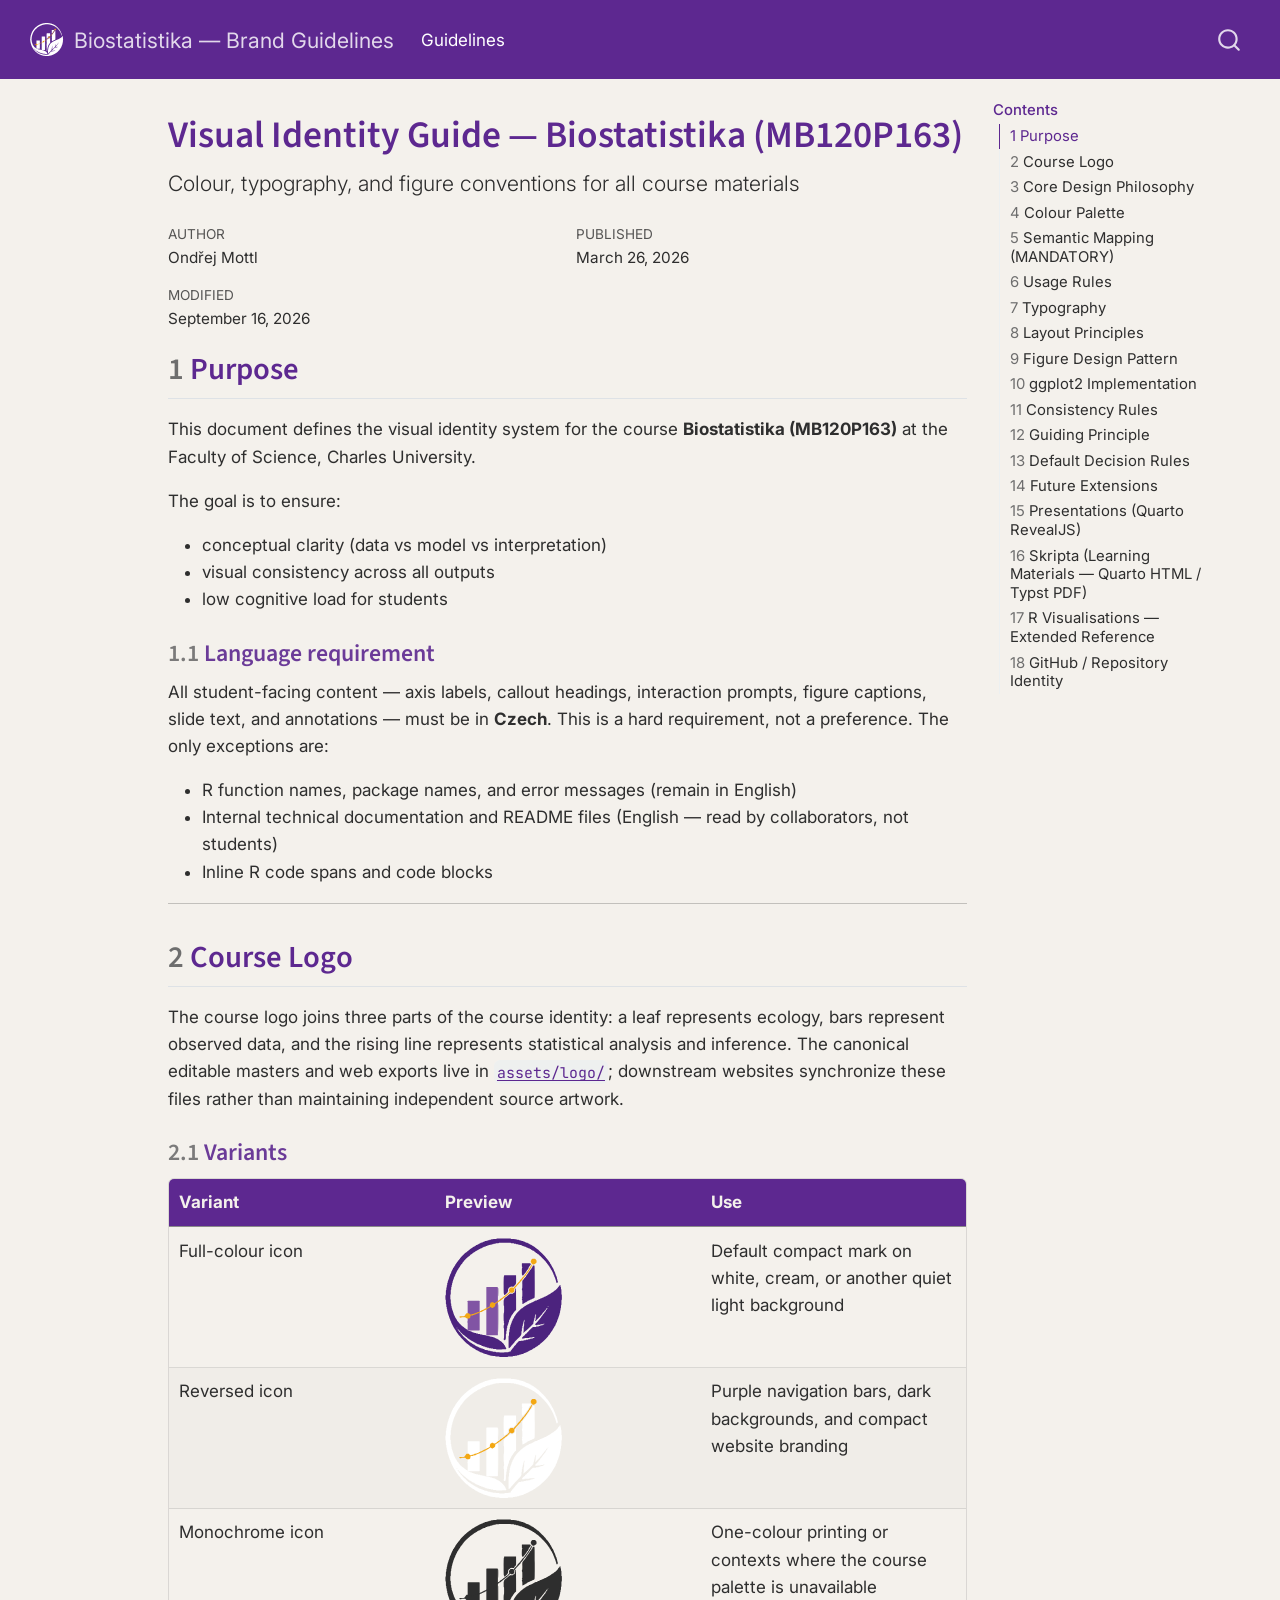
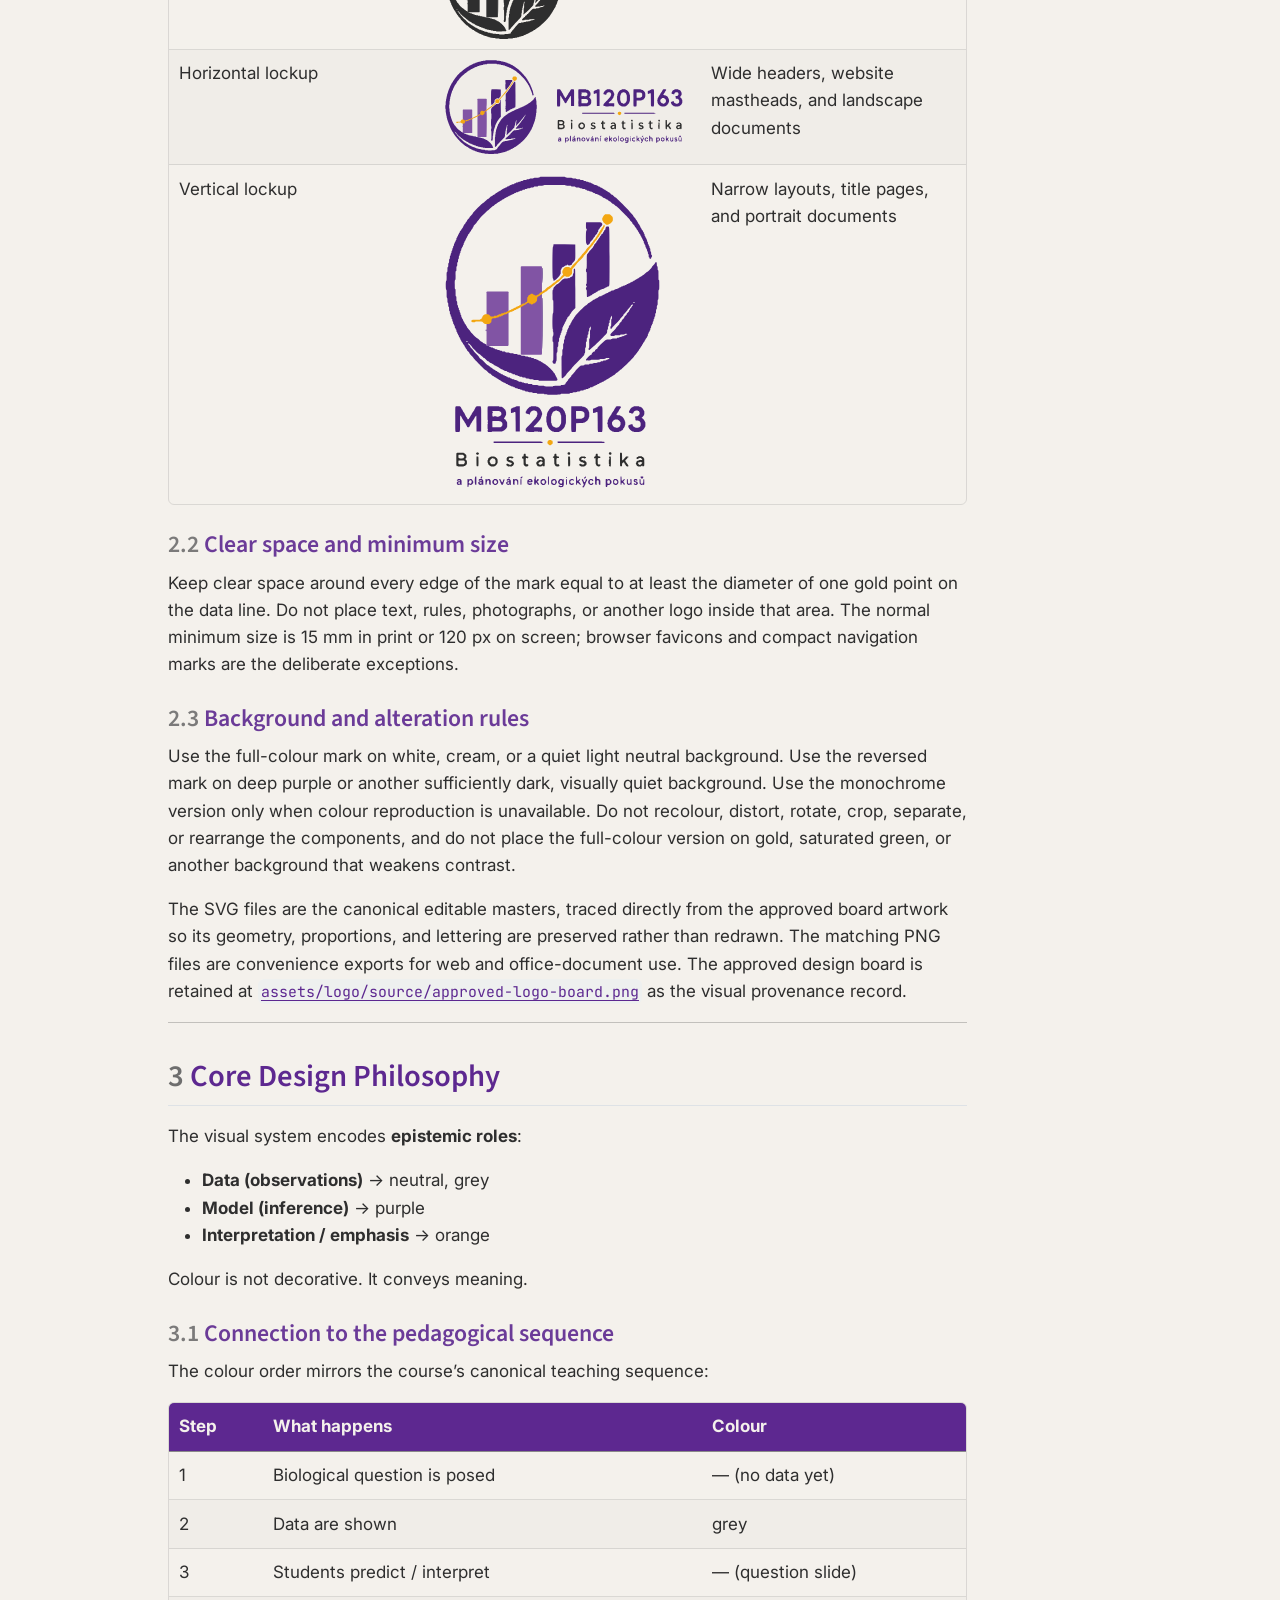
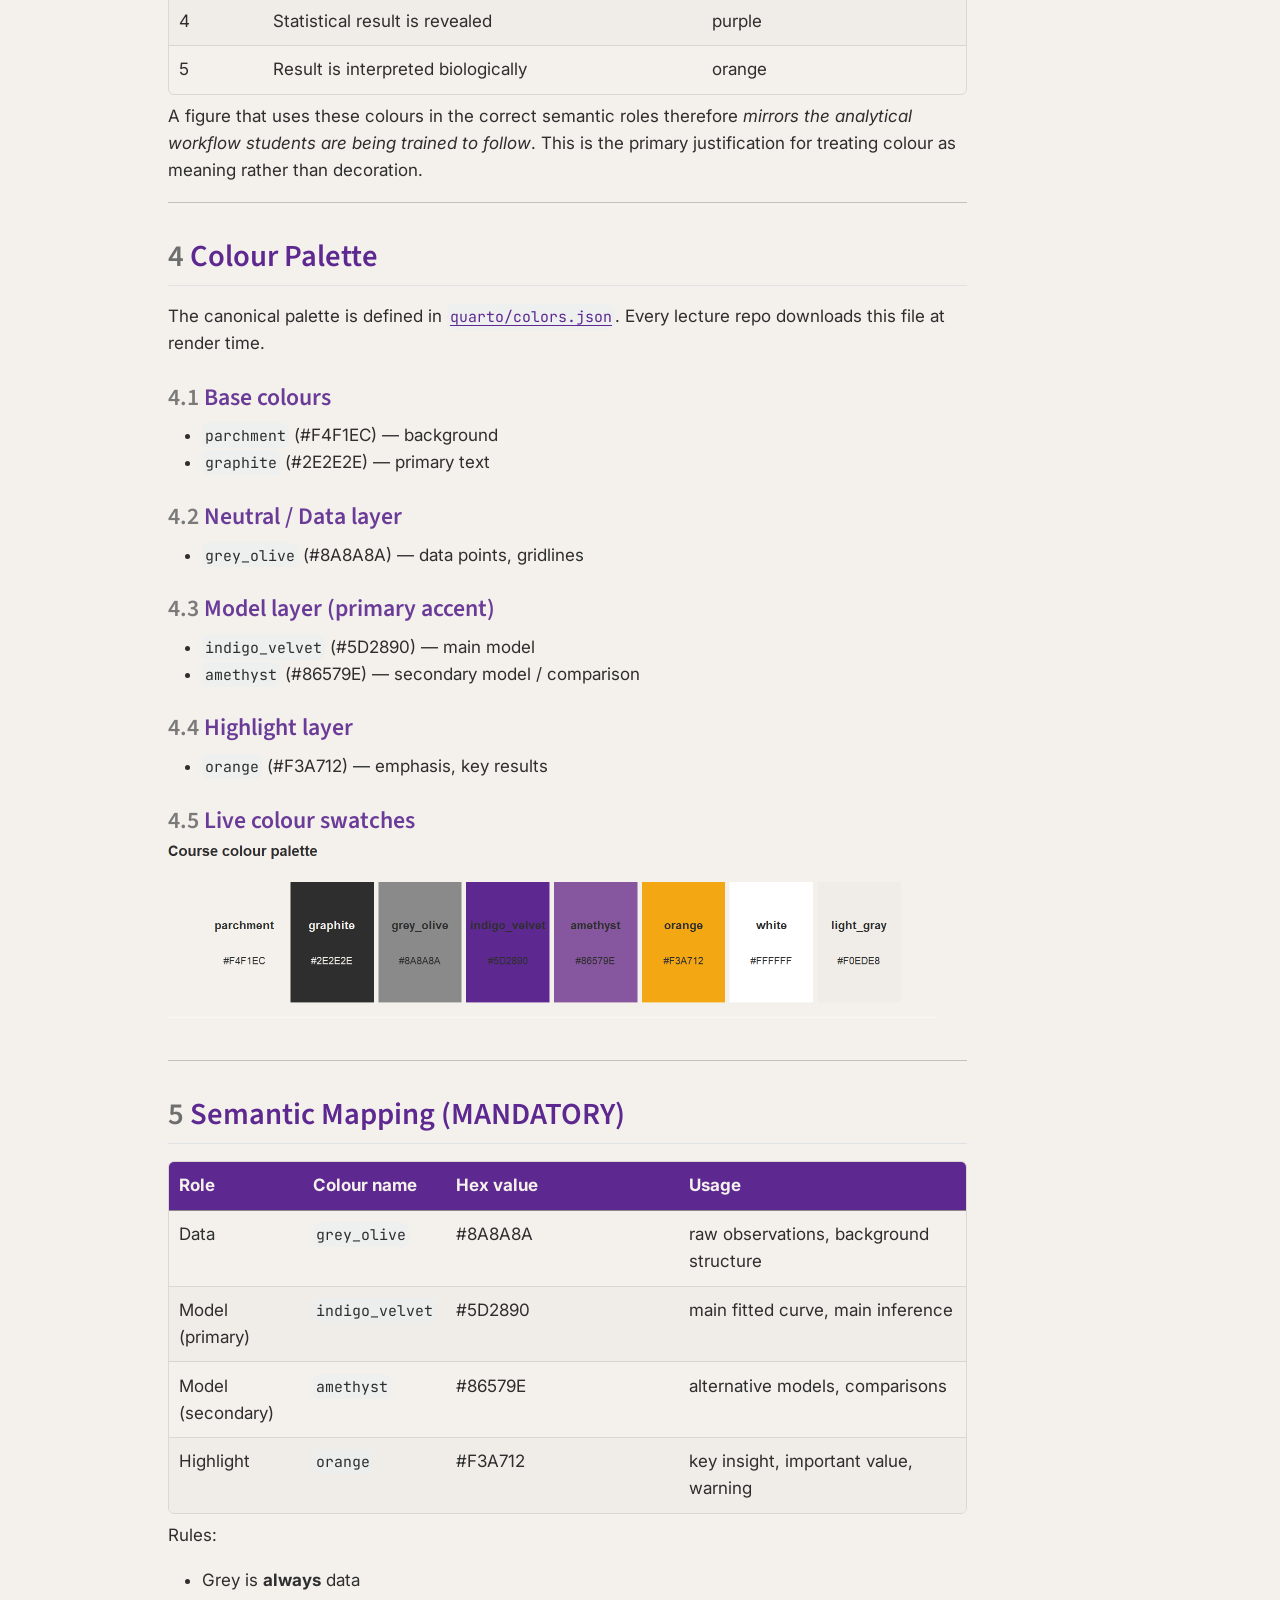
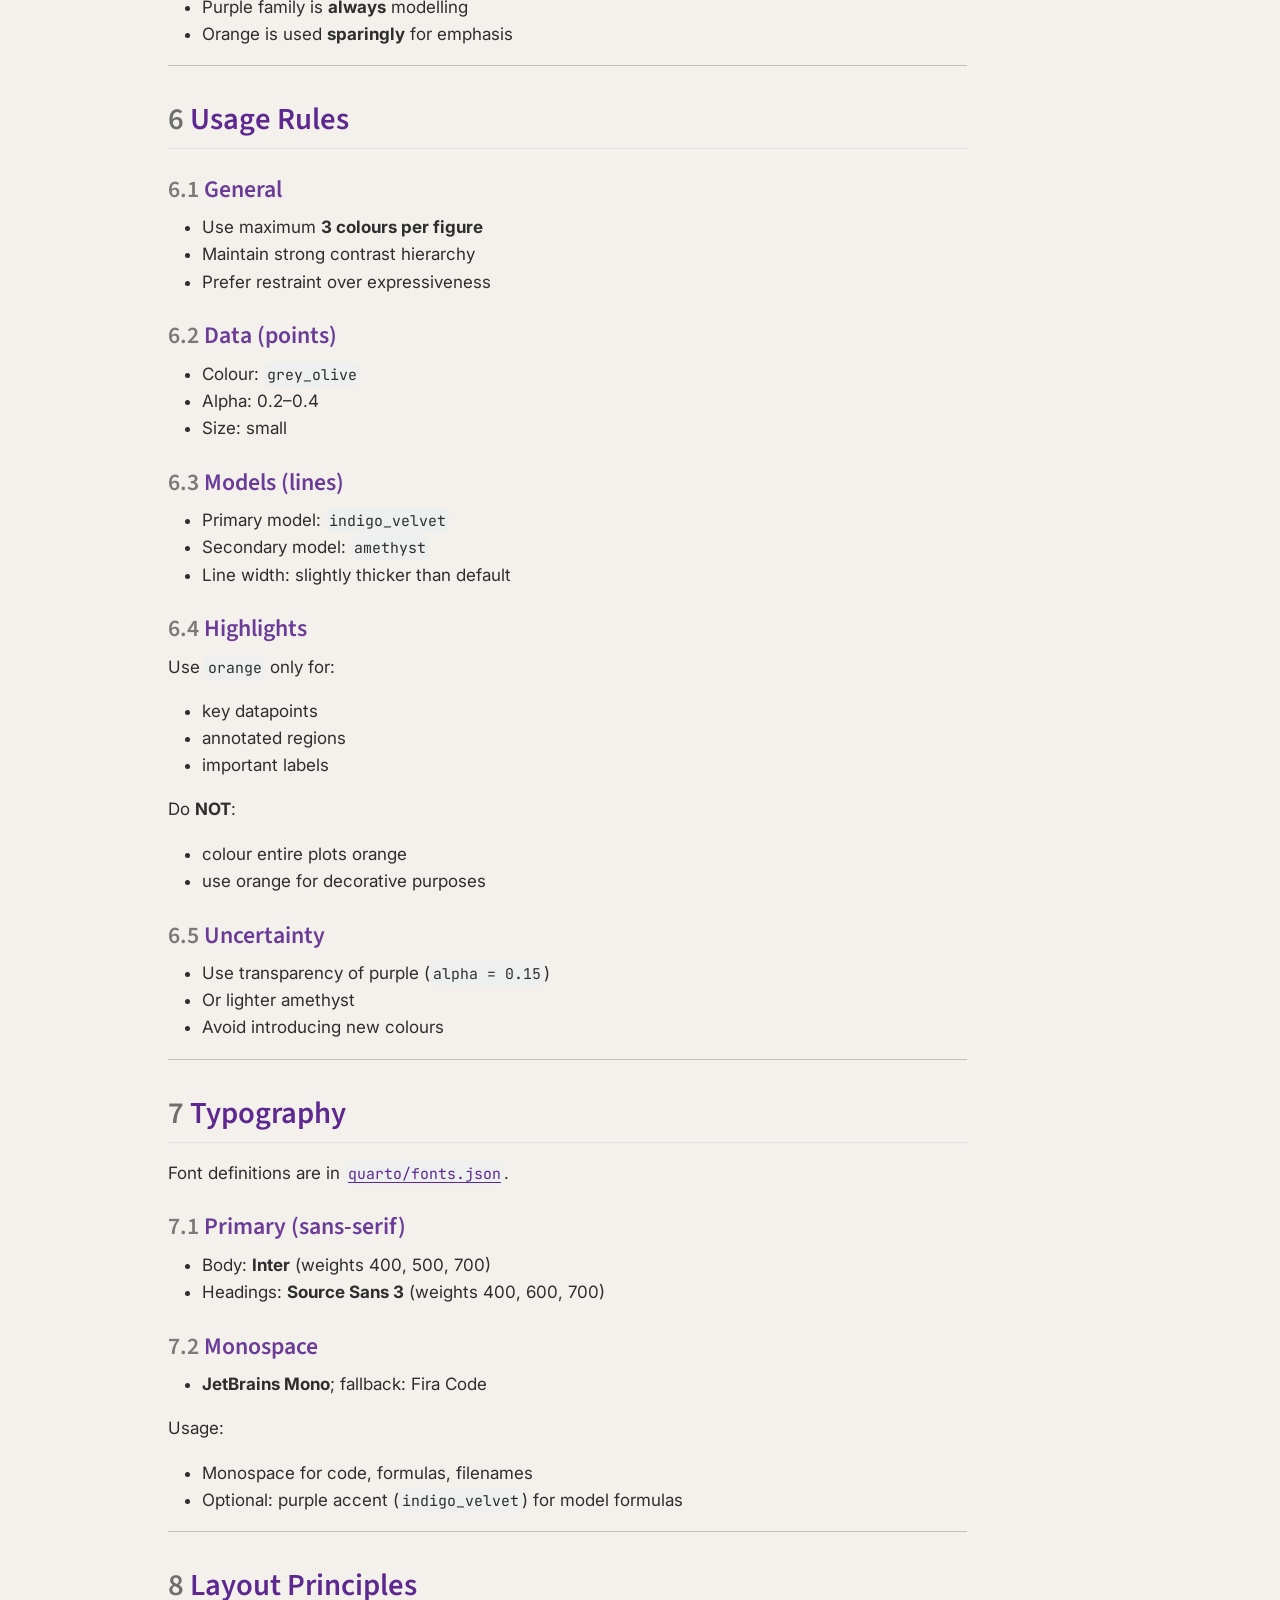
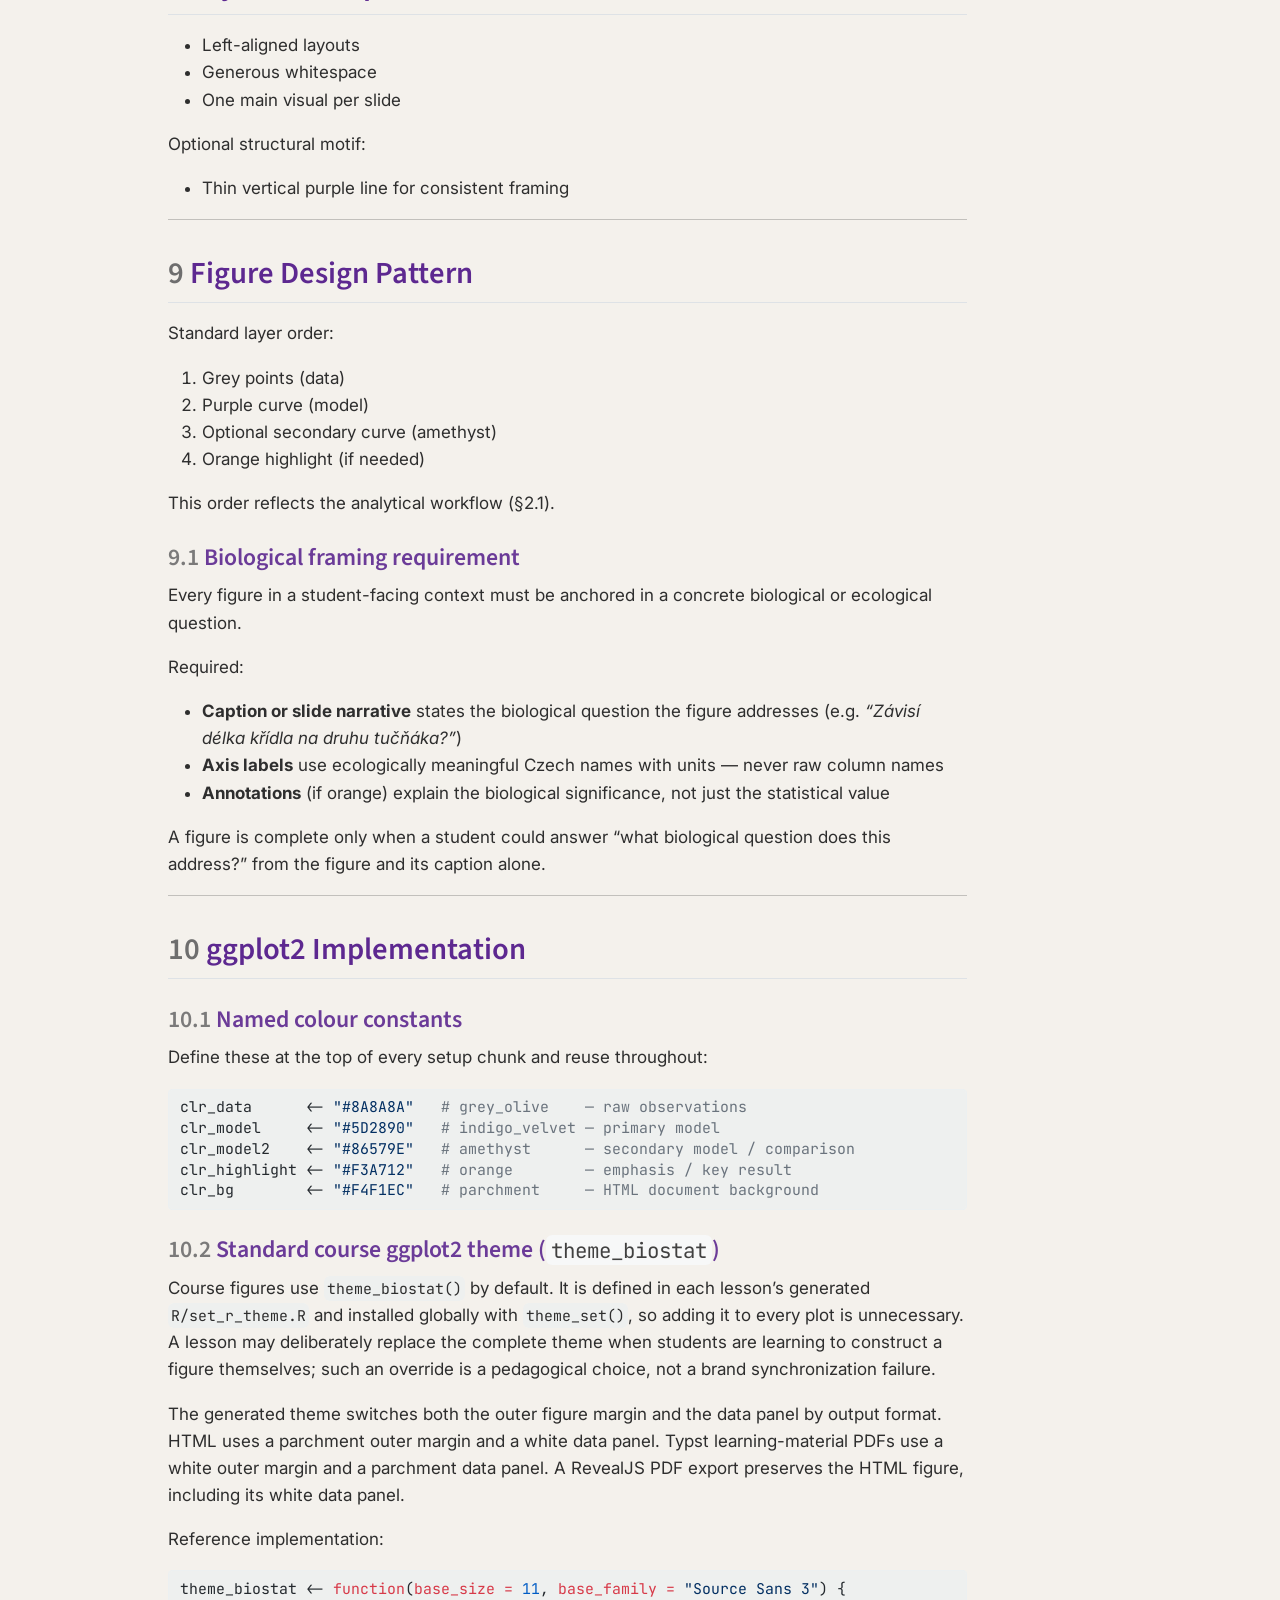
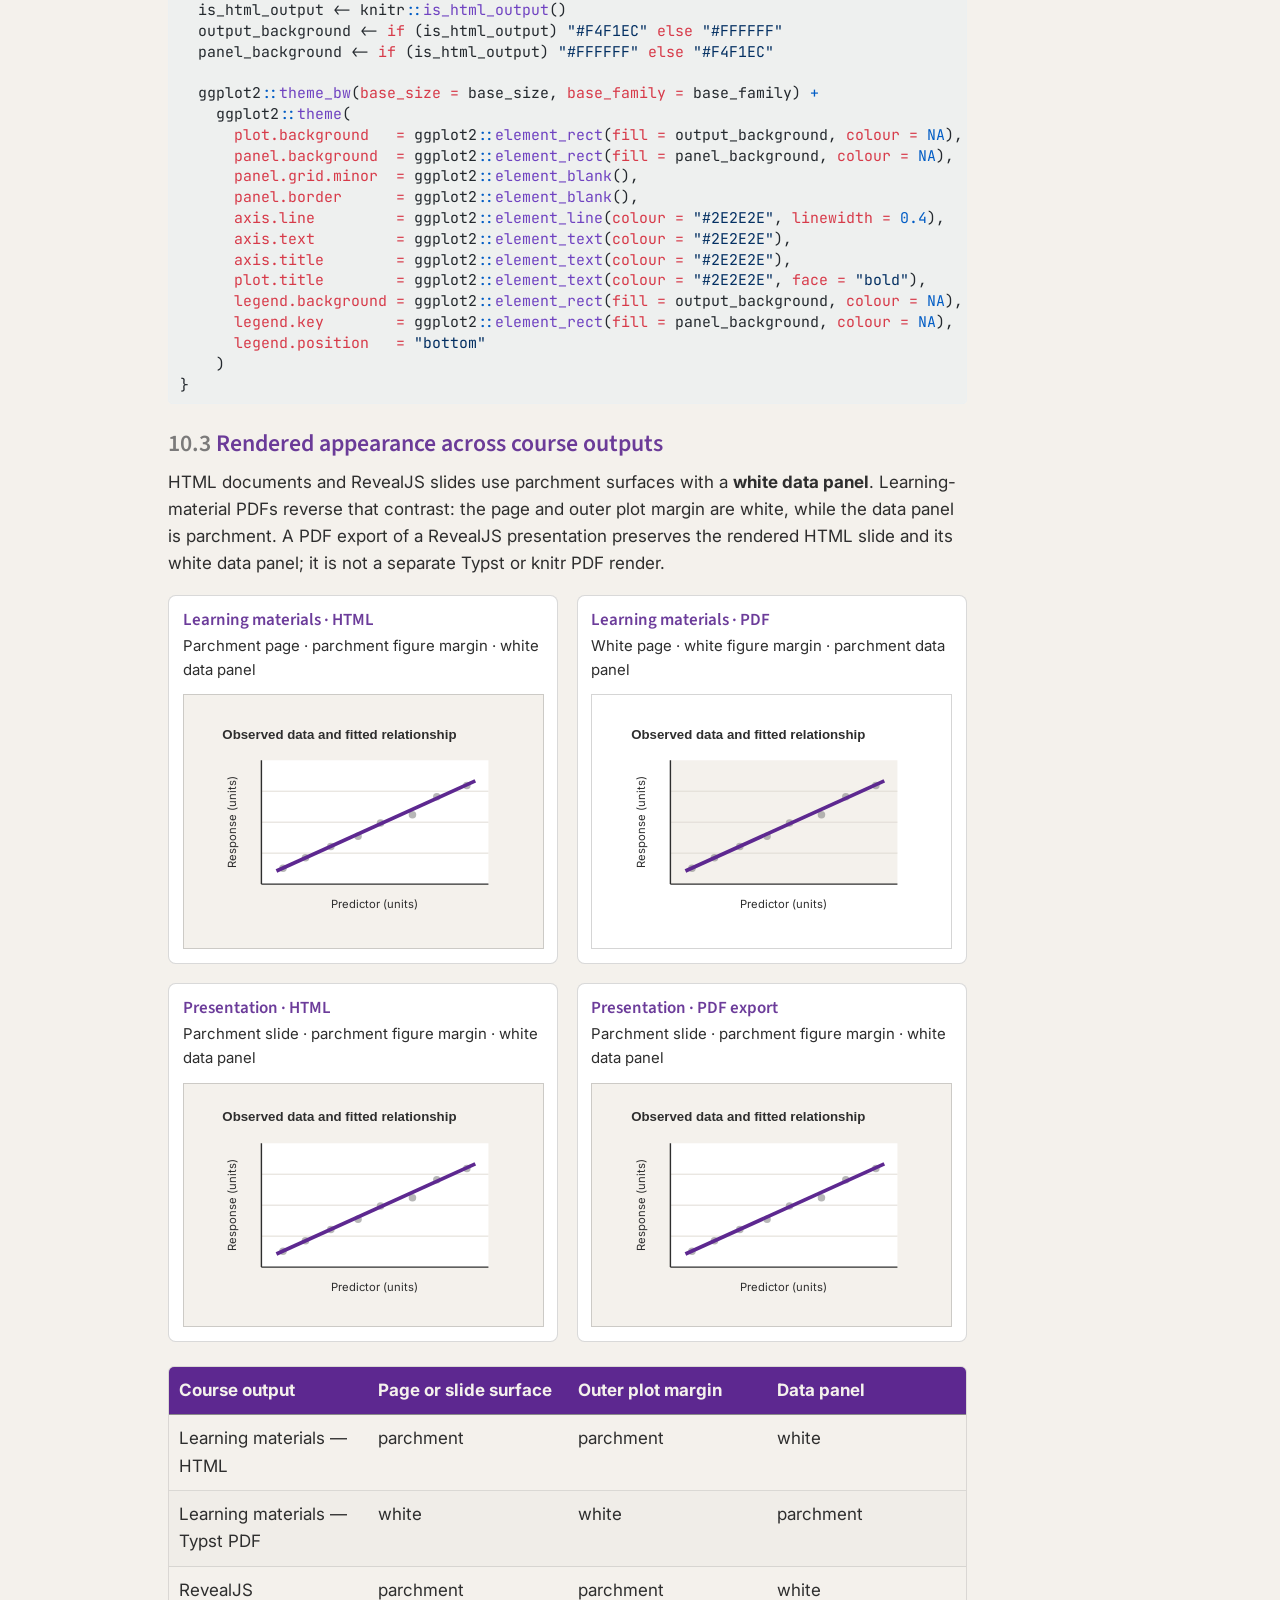
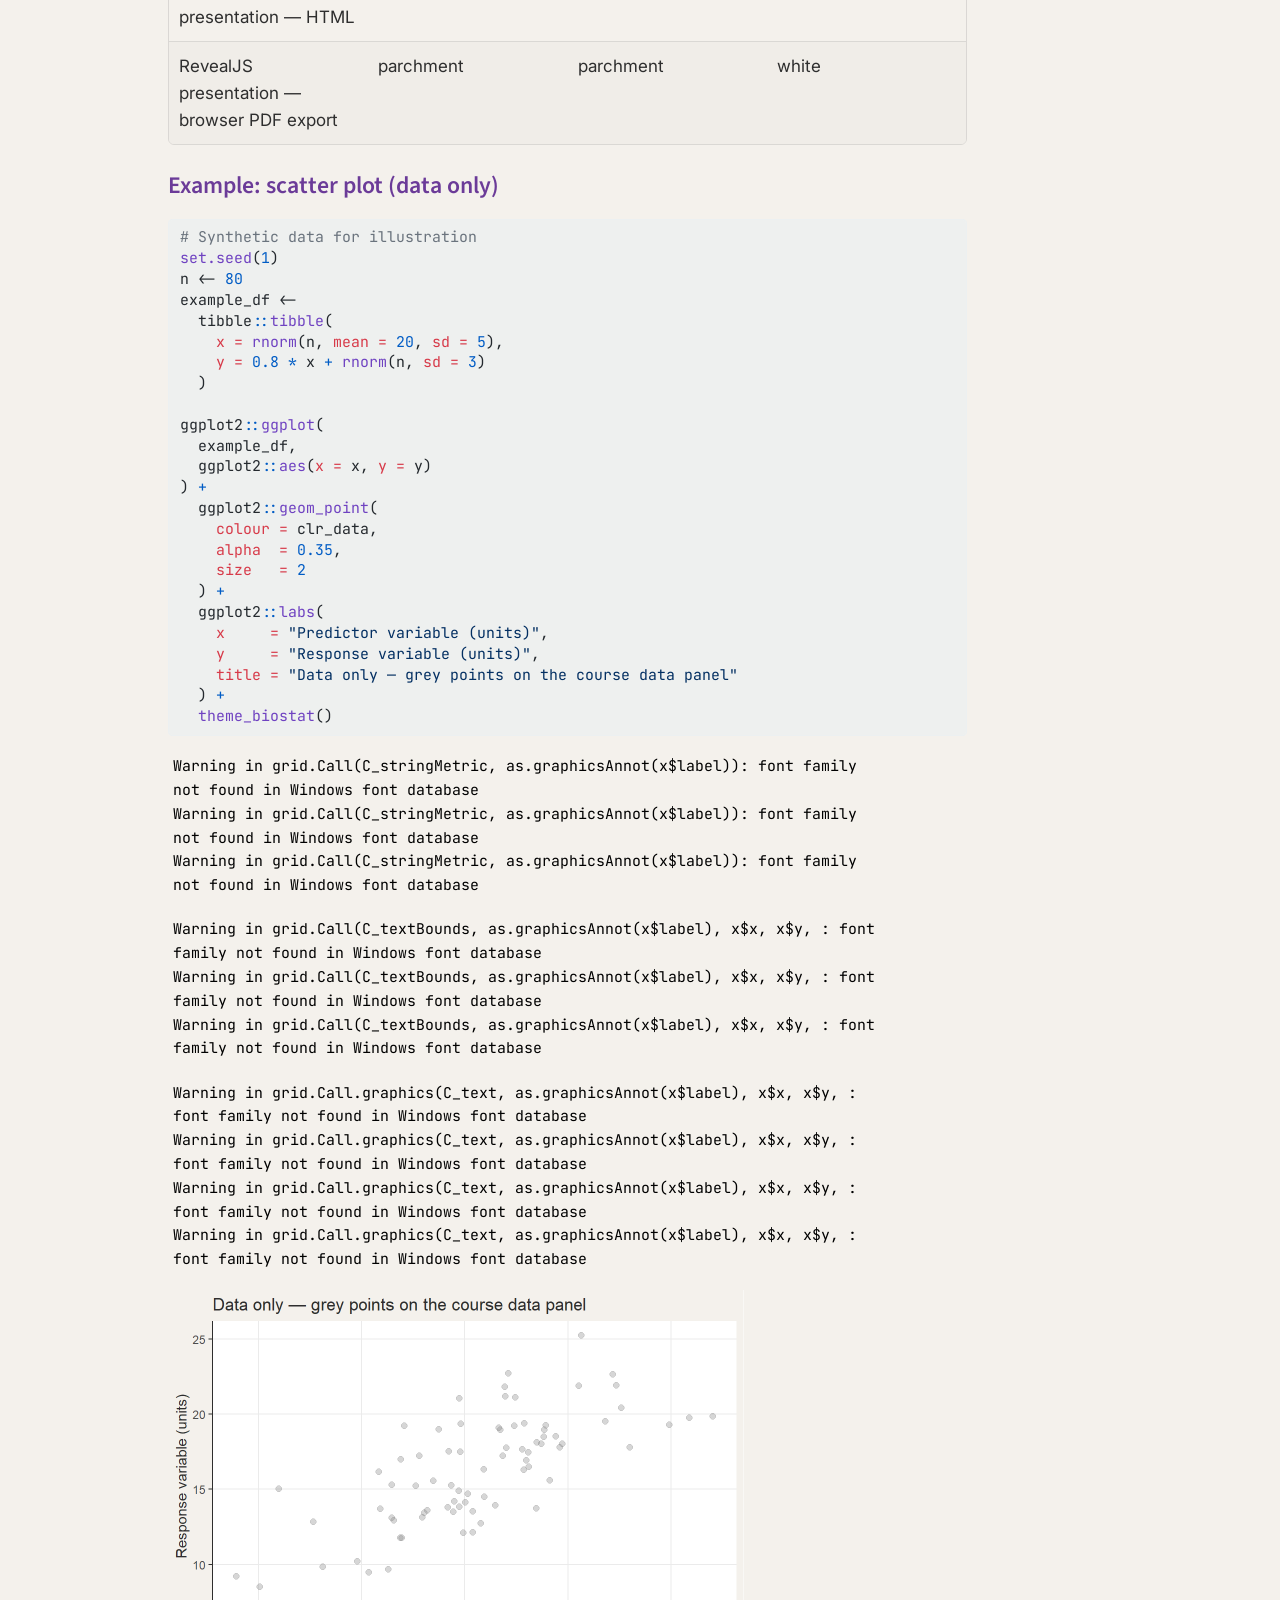
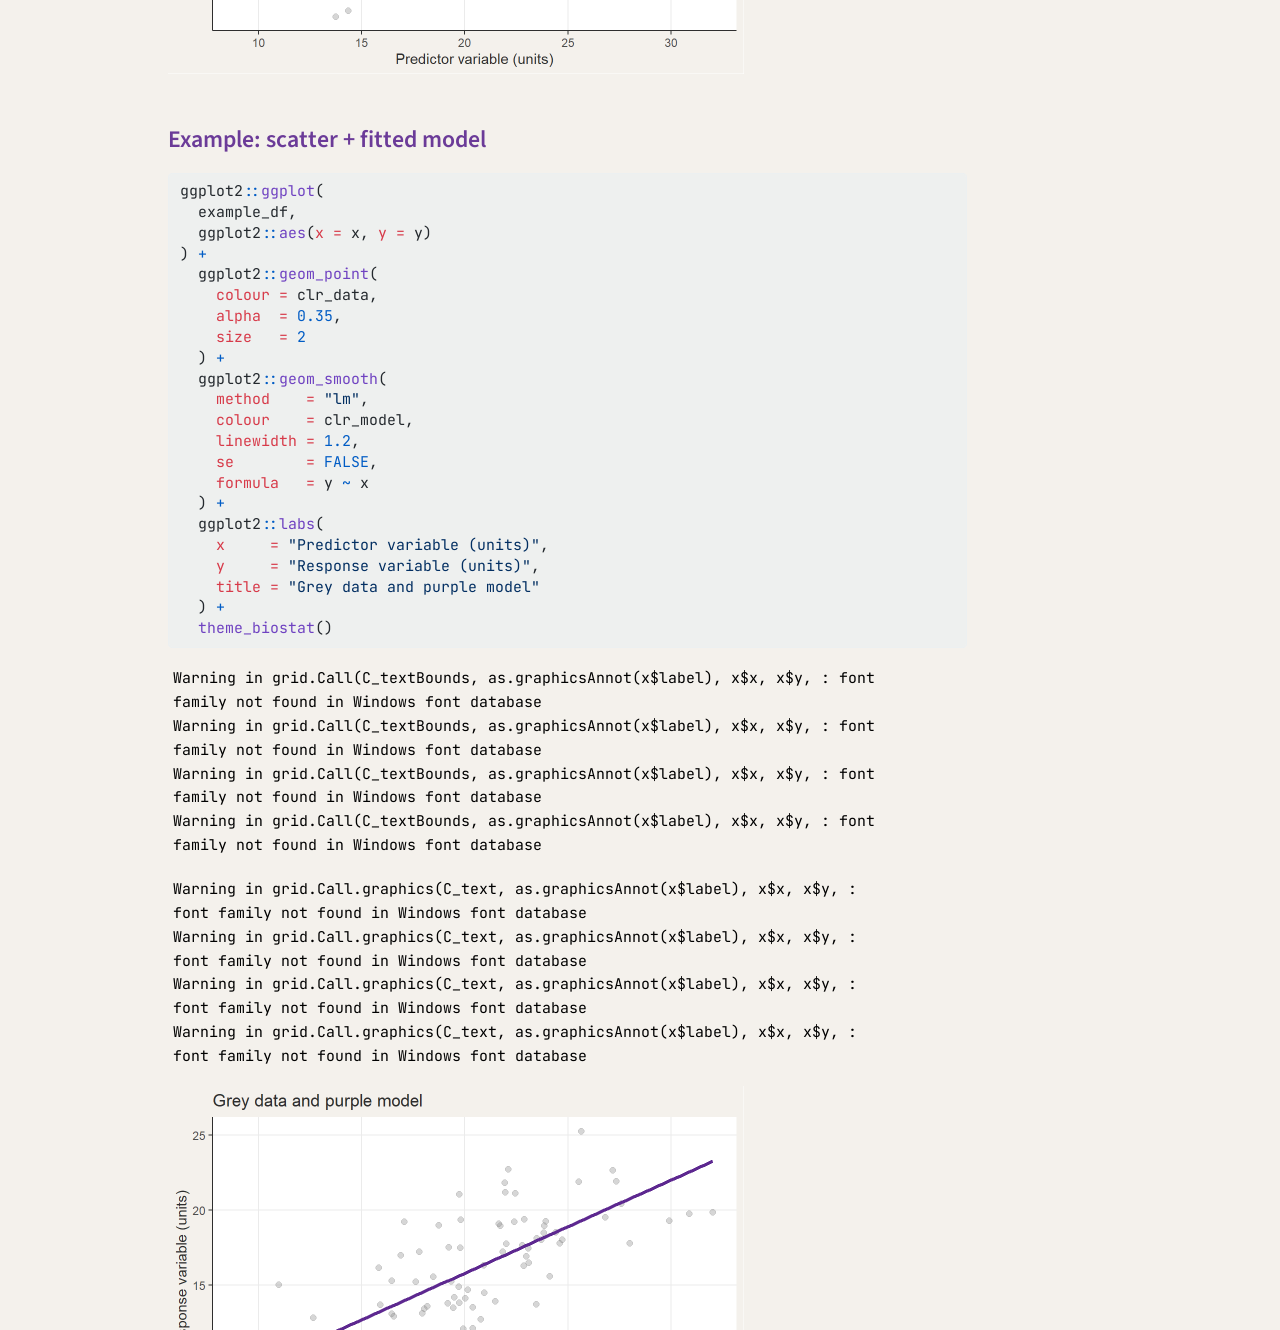
<file: docs/index.html>
<html xmlns="http://www.w3.org/1999/xhtml">    
  <head>      
    <title>Redirect to brand_guidelines.html</title>      
    <meta http-equiv="refresh" content="0;URL='brand_guidelines.html'" />    
  </head>    
  <body> 
  </body>  
</html>
</file>
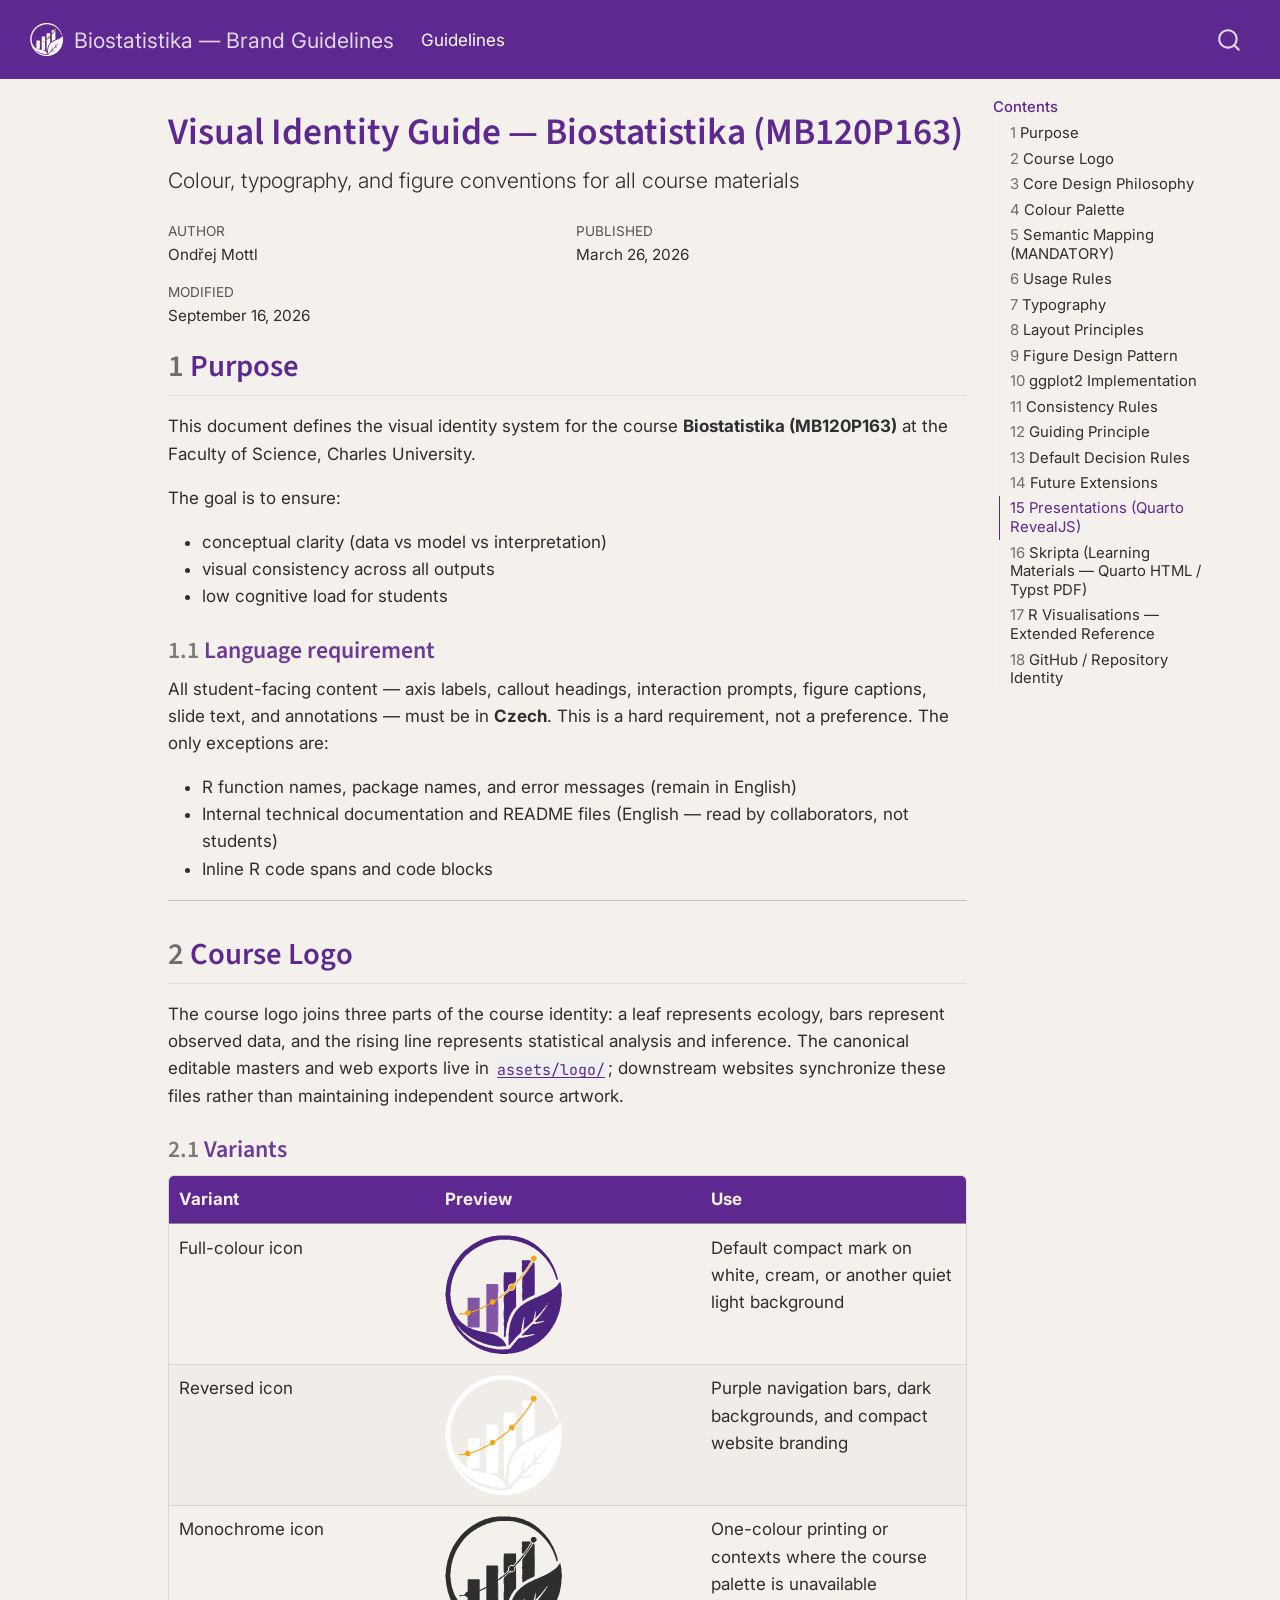
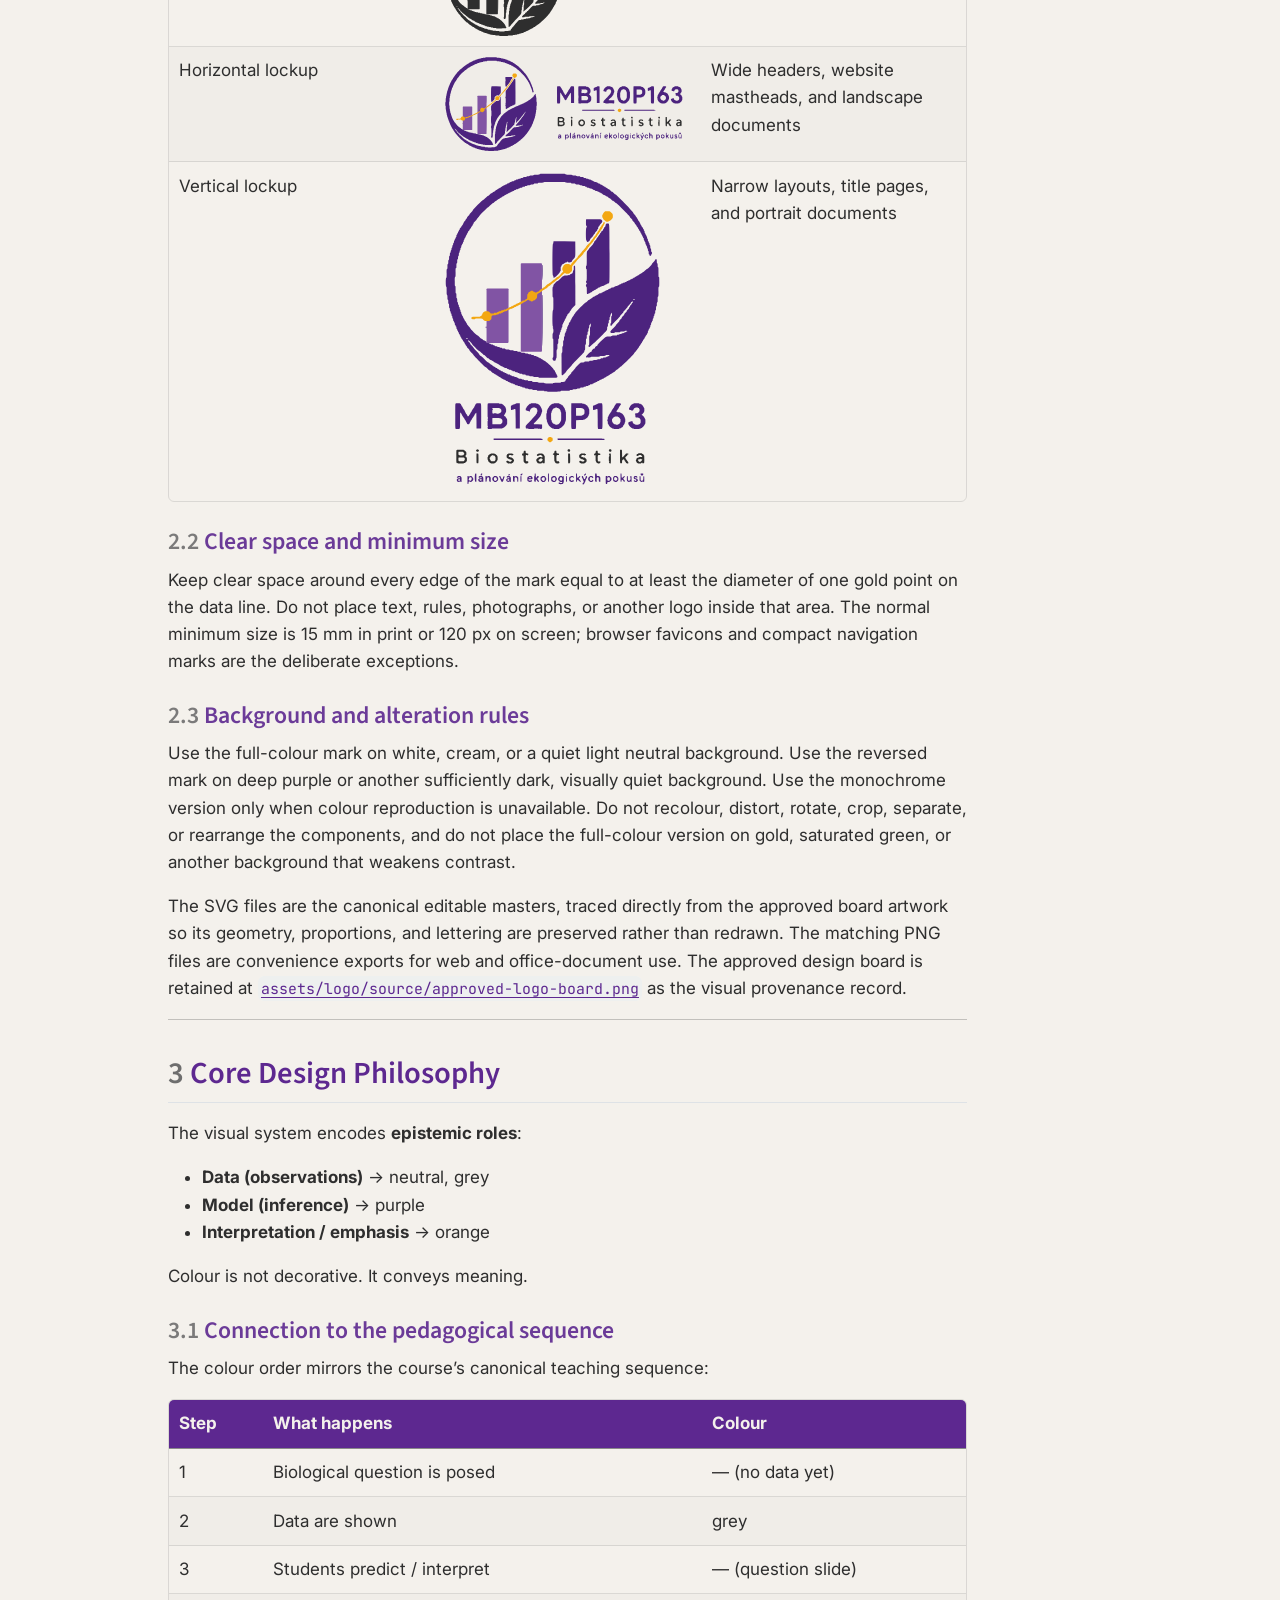
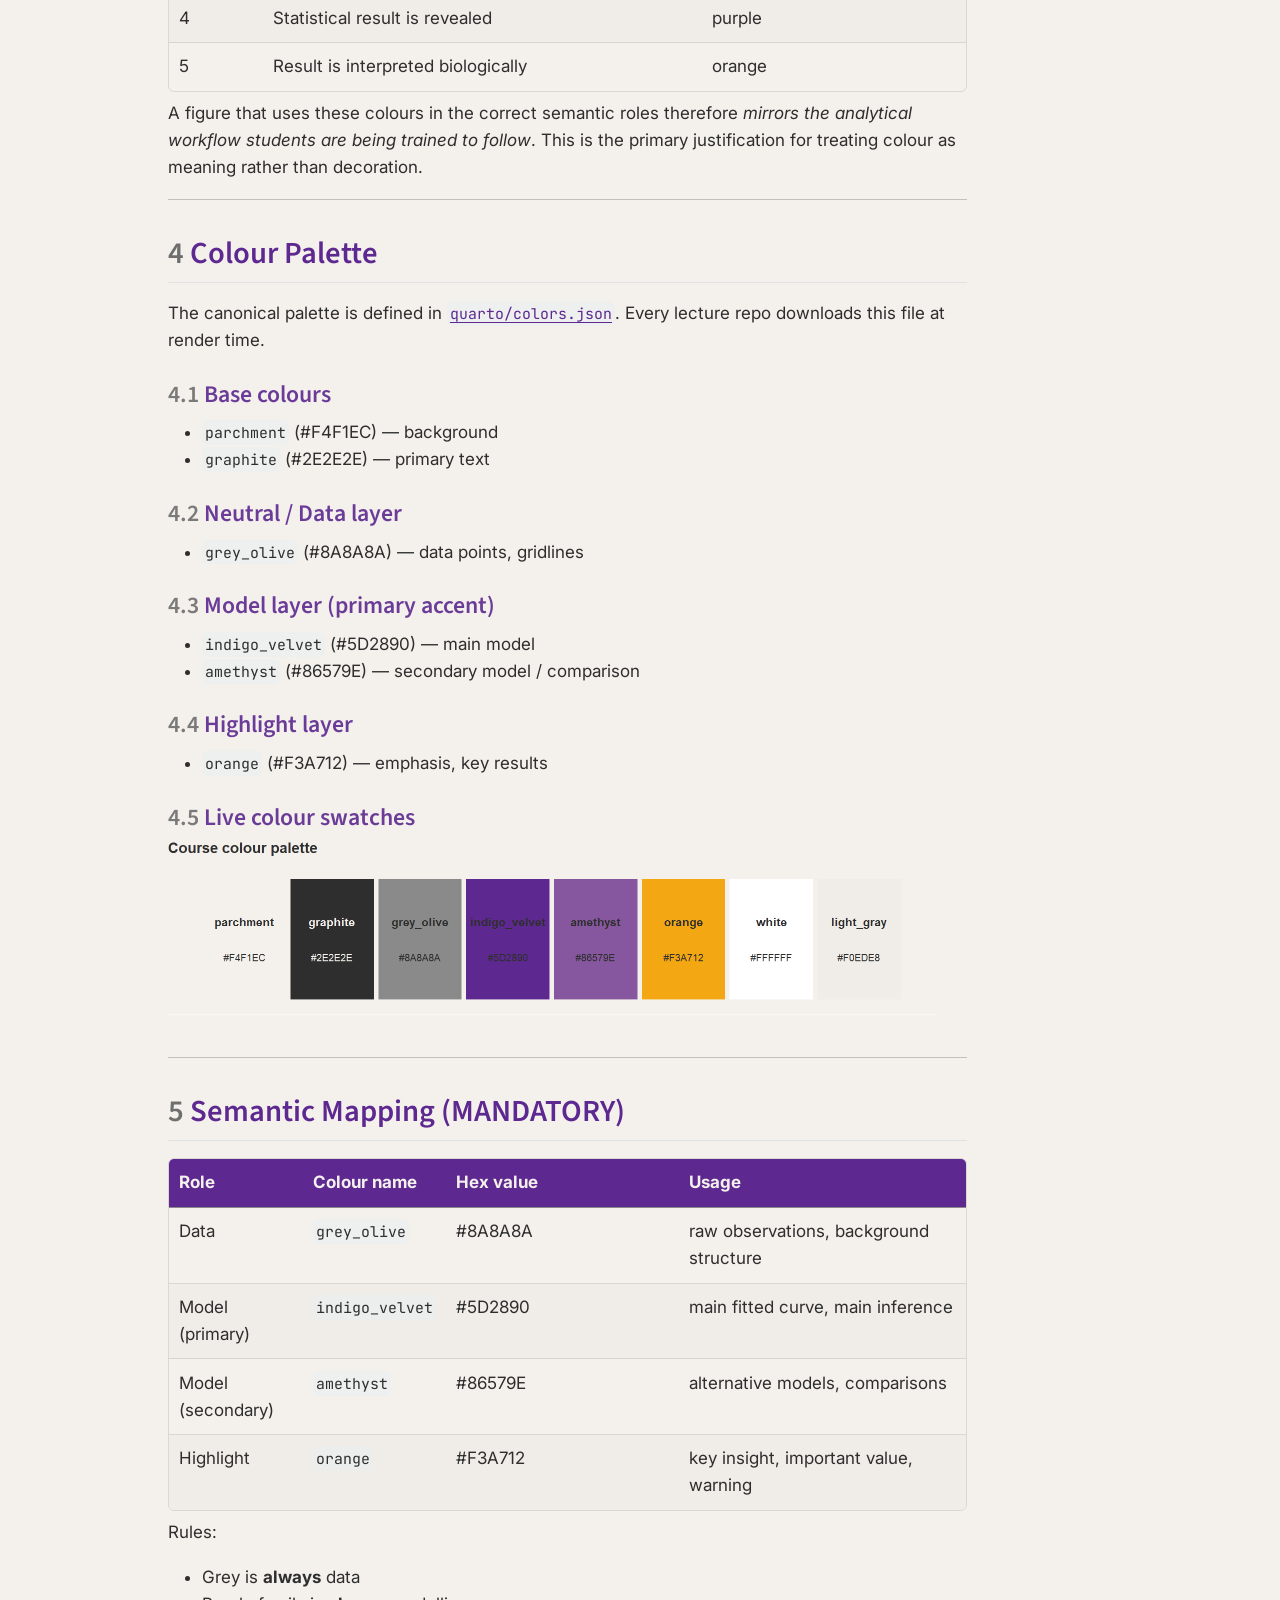
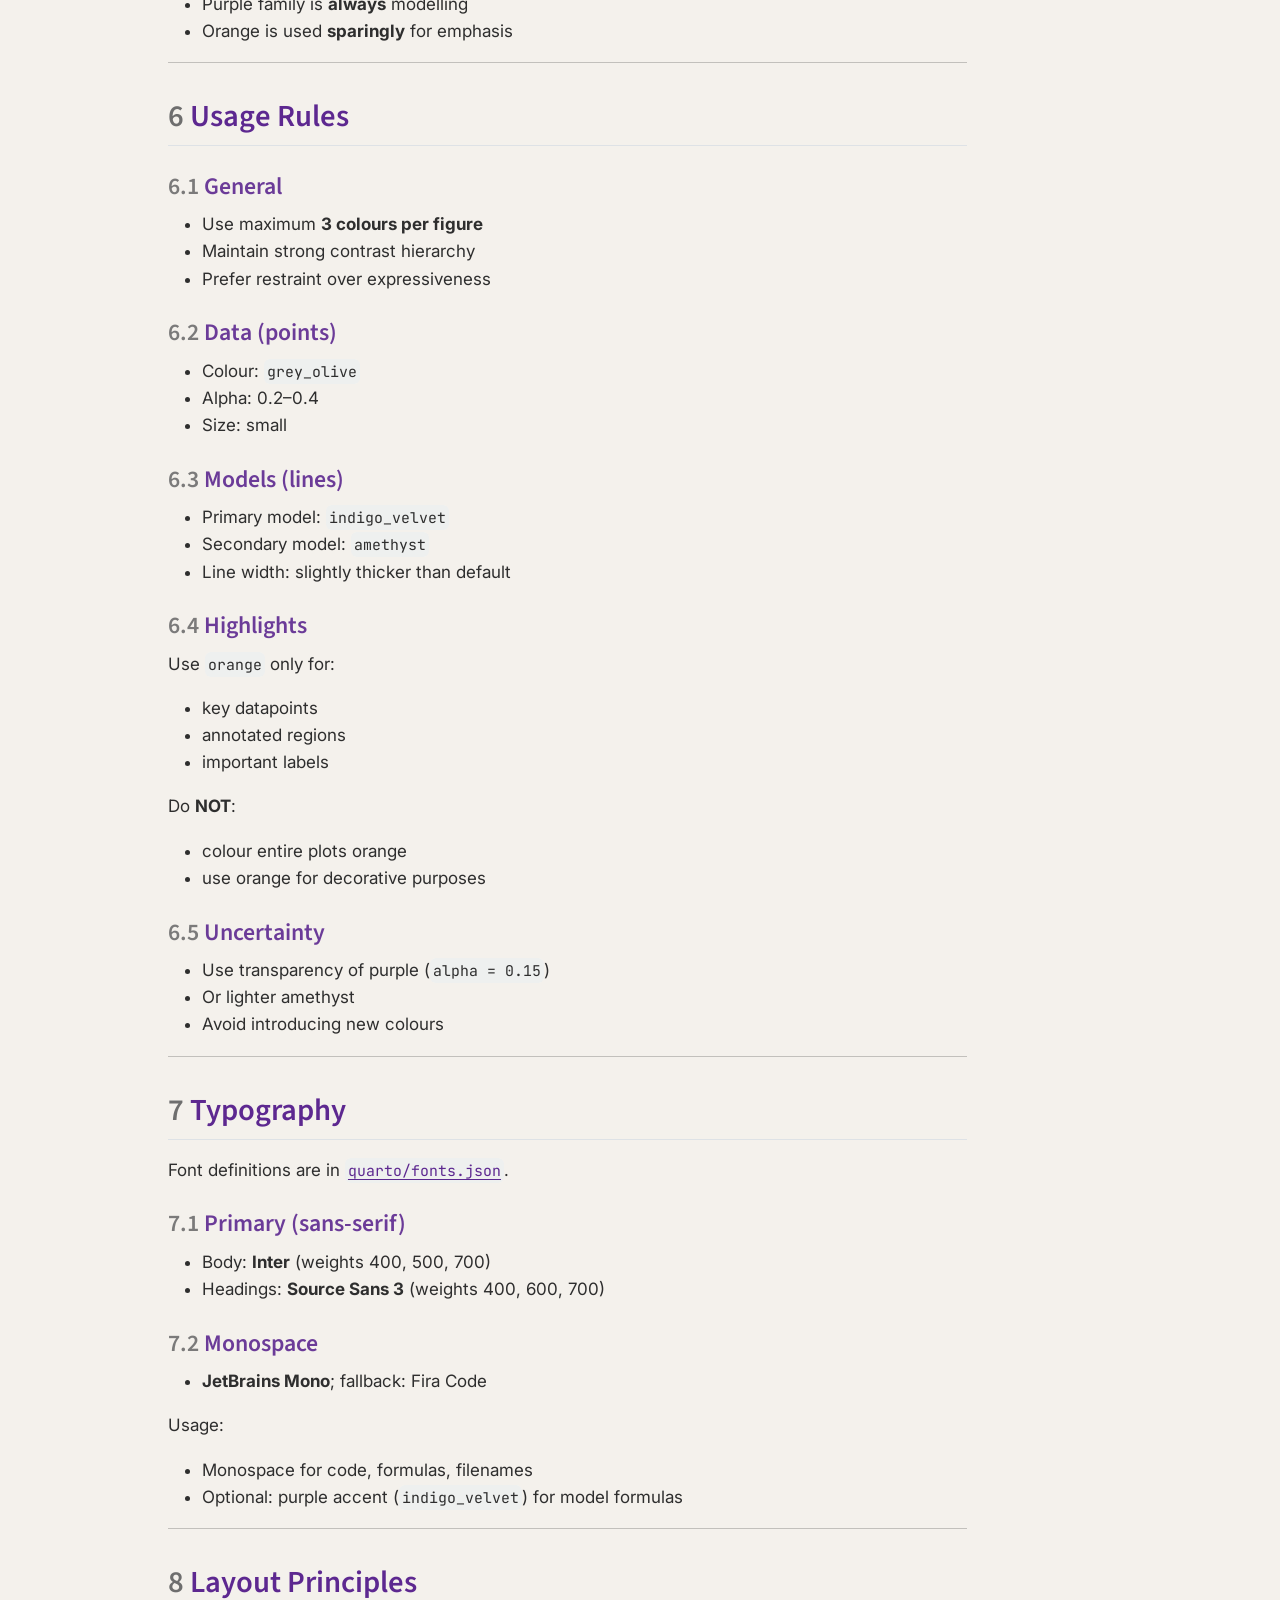
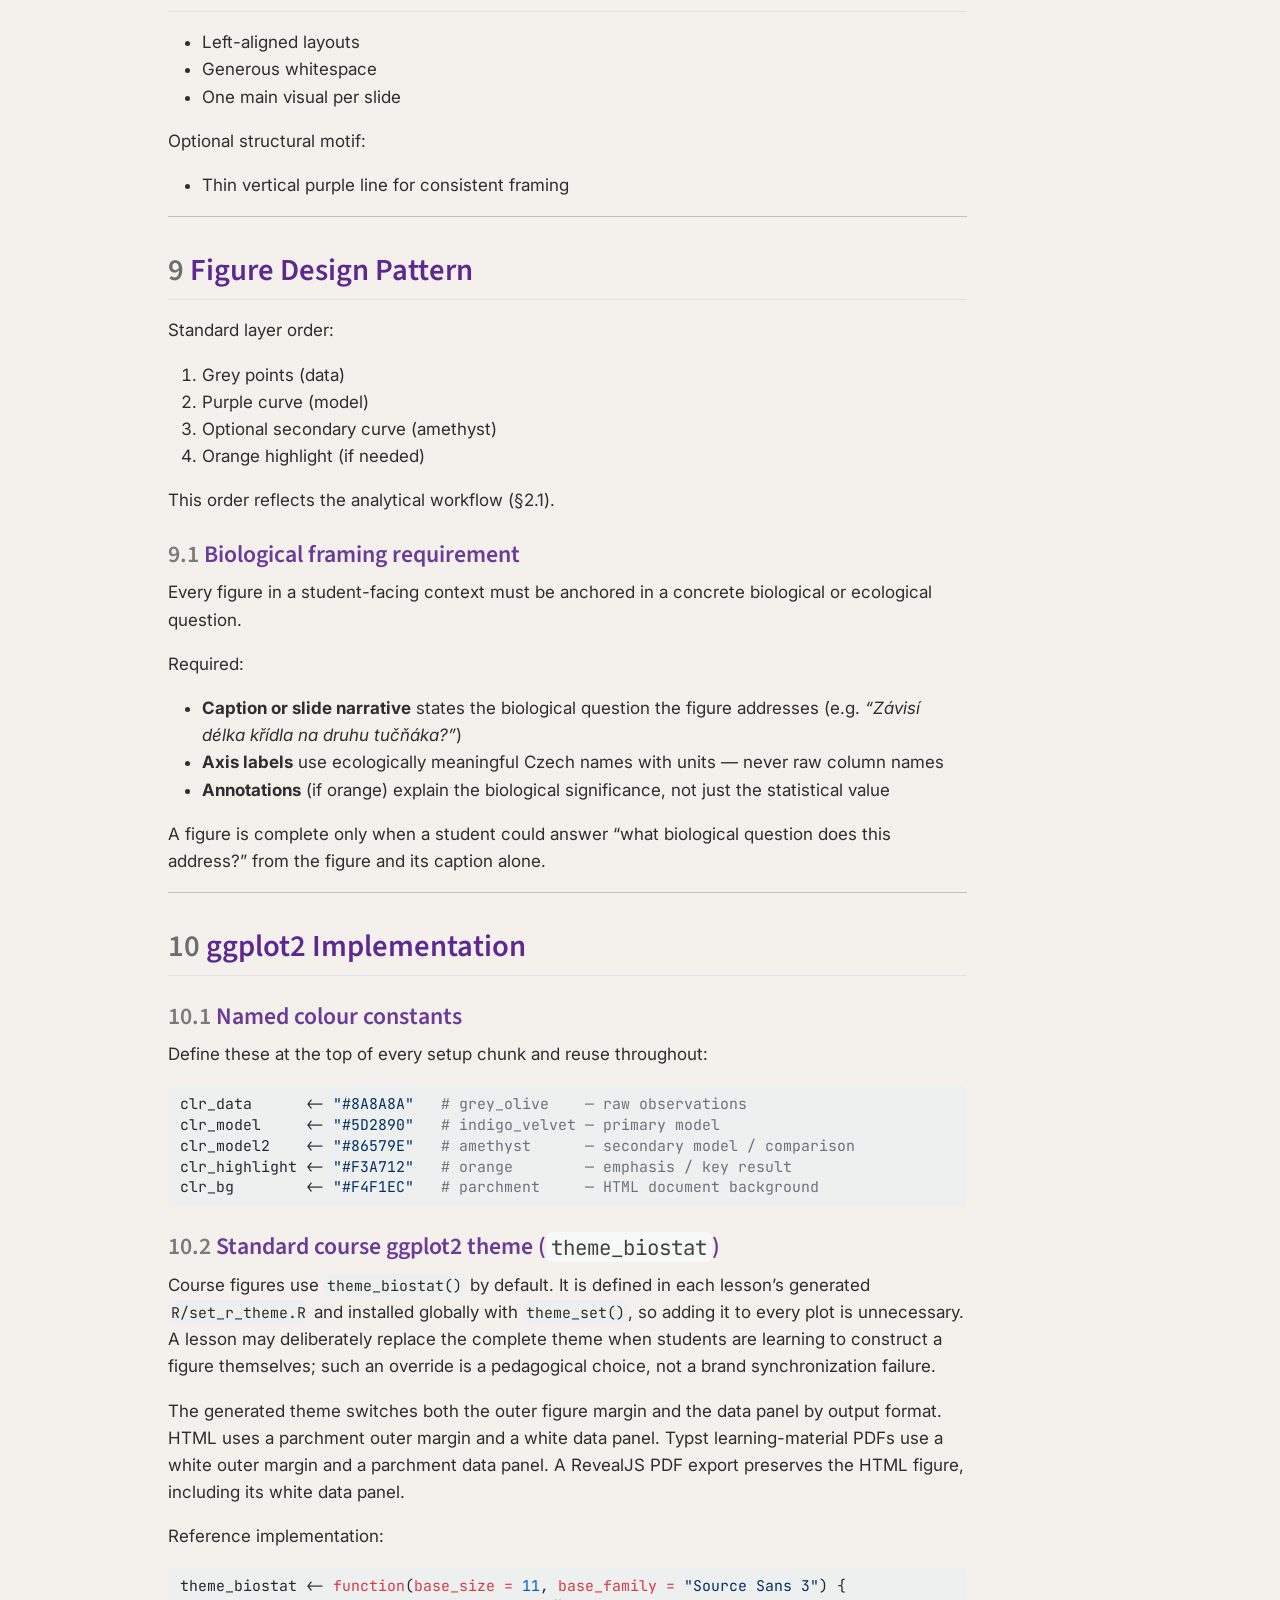
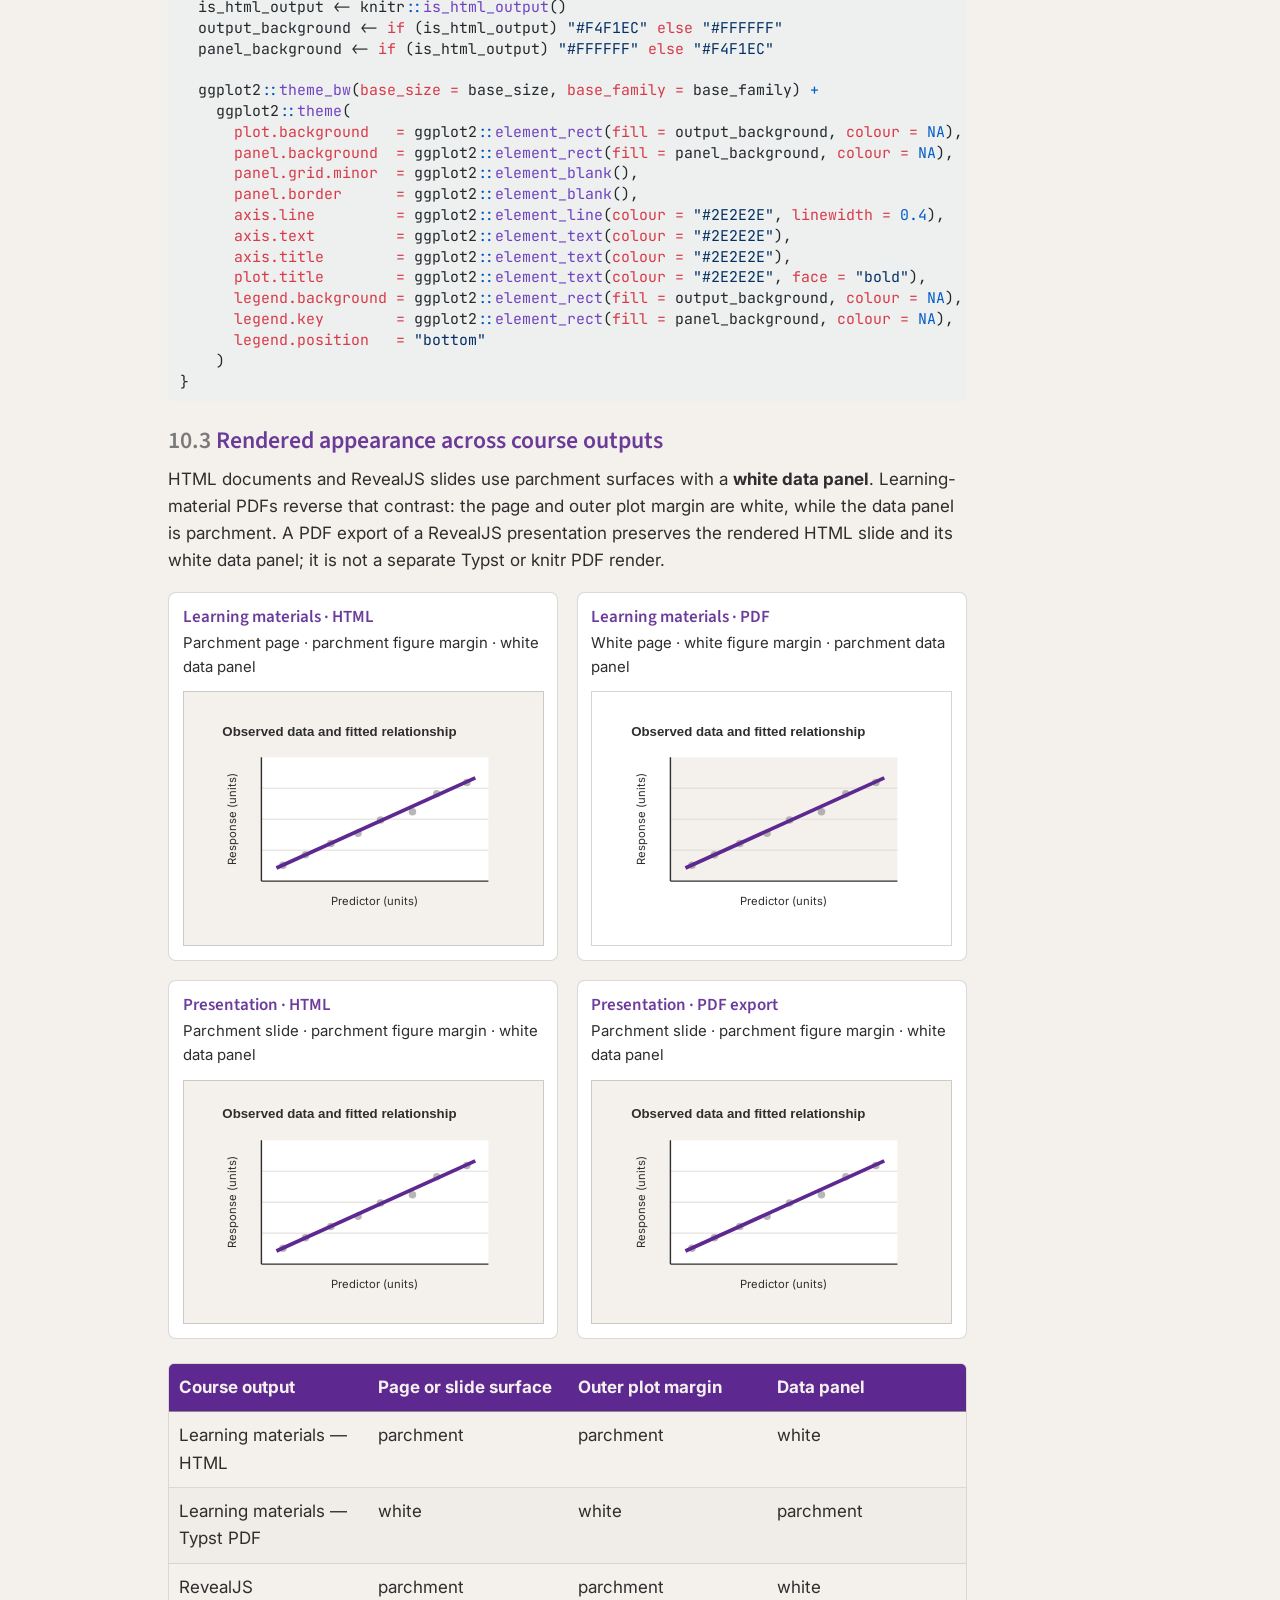
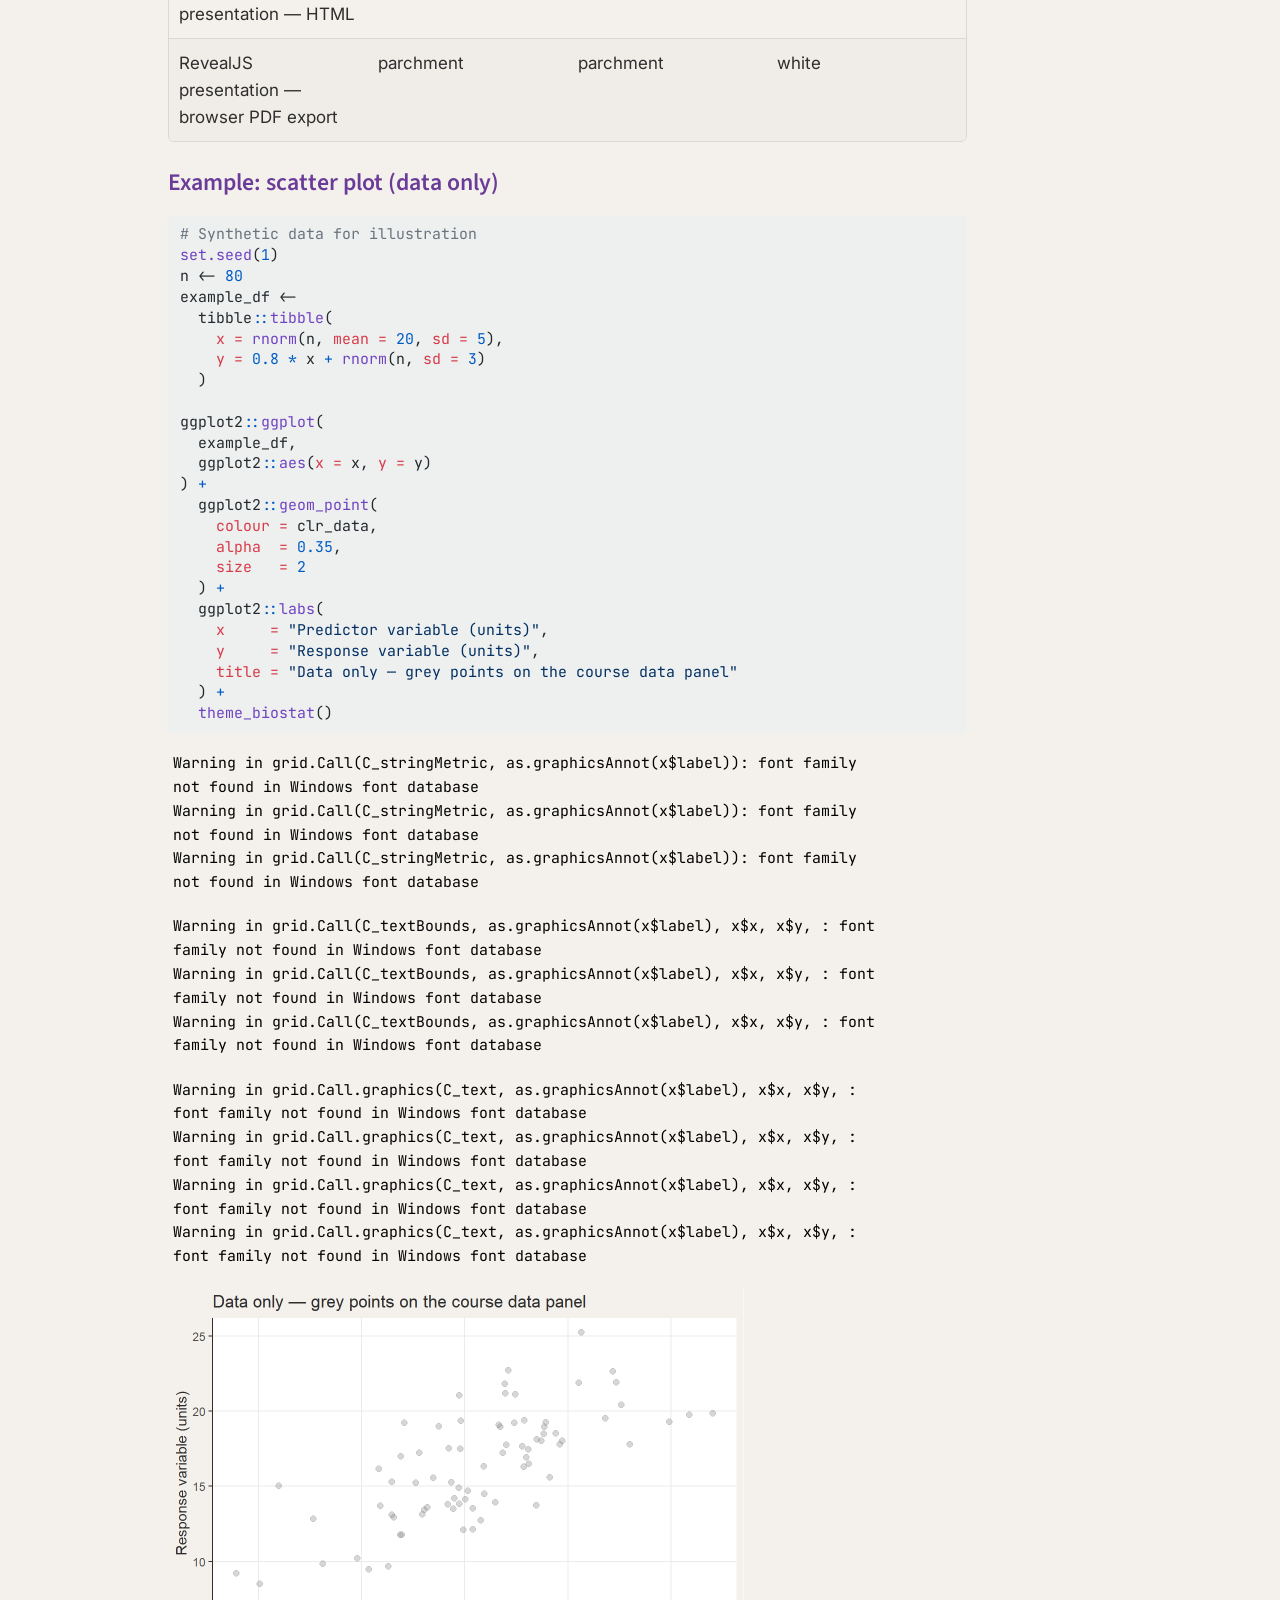
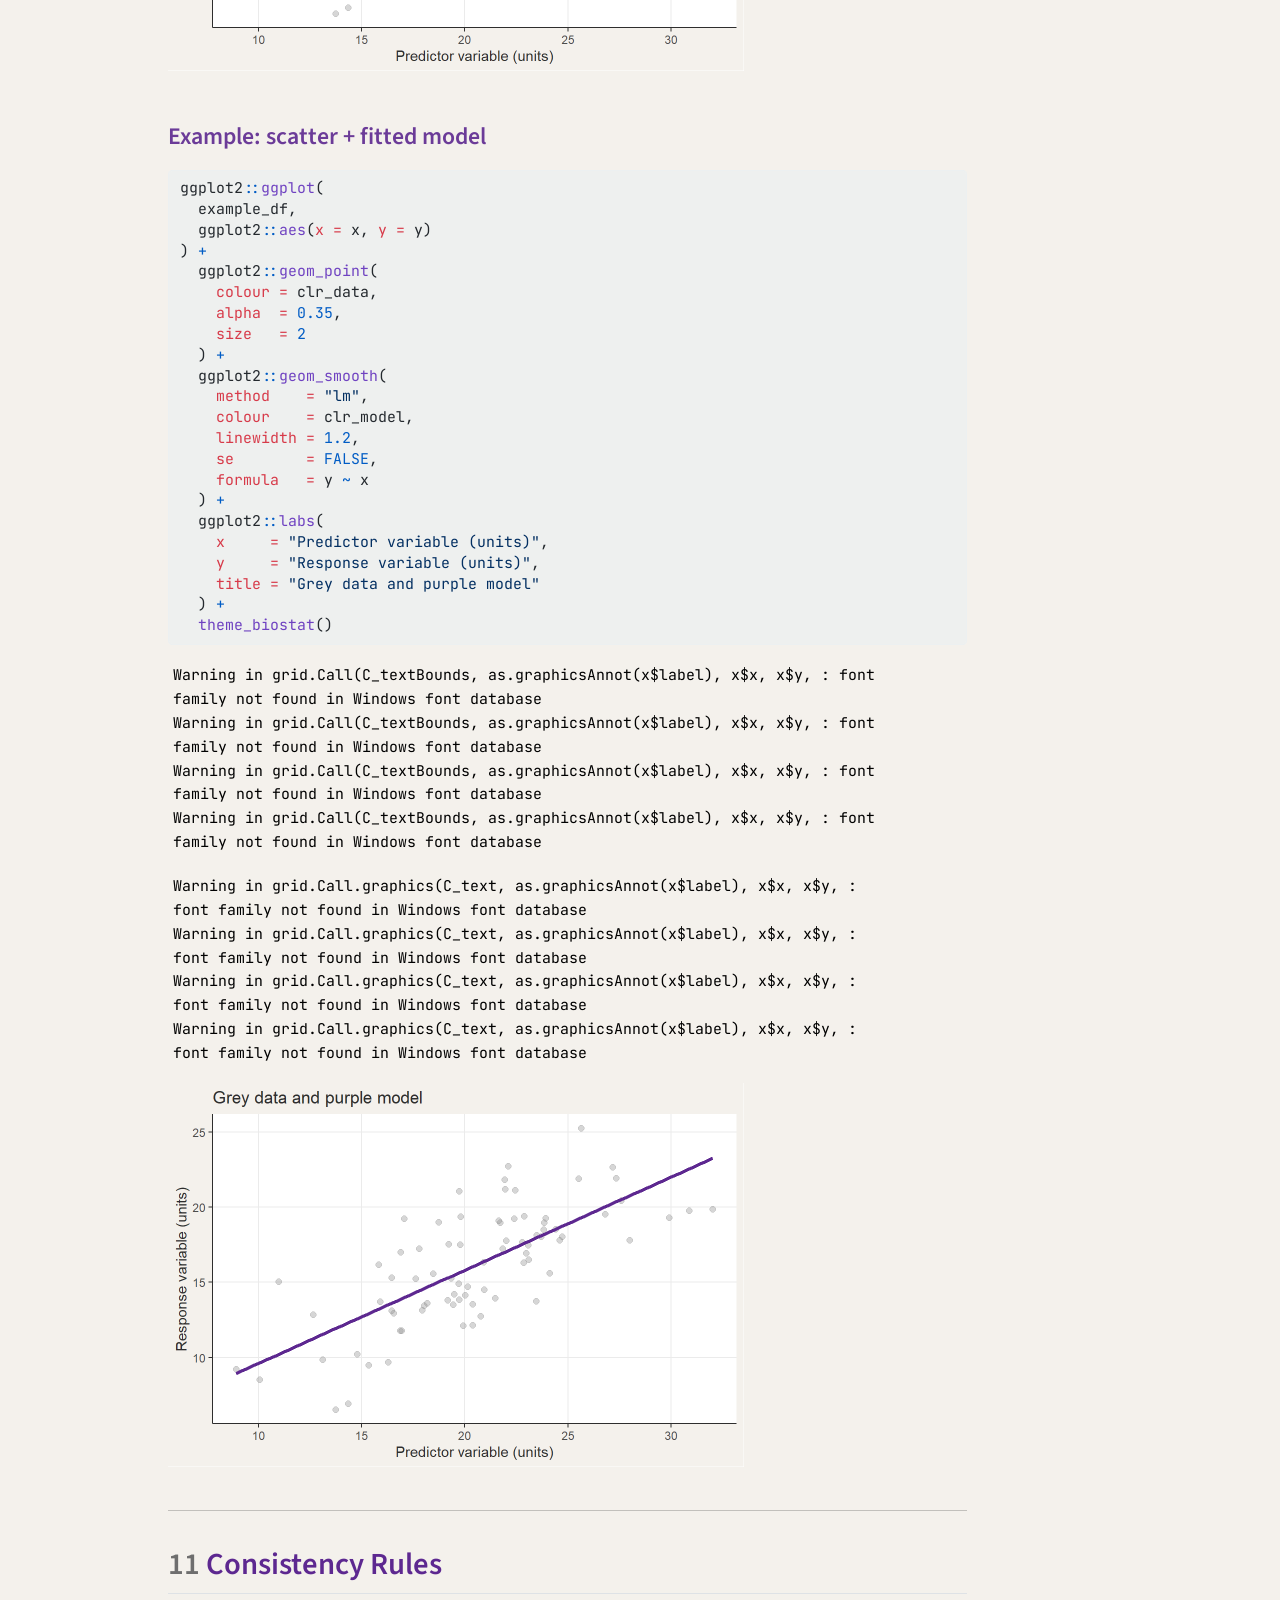
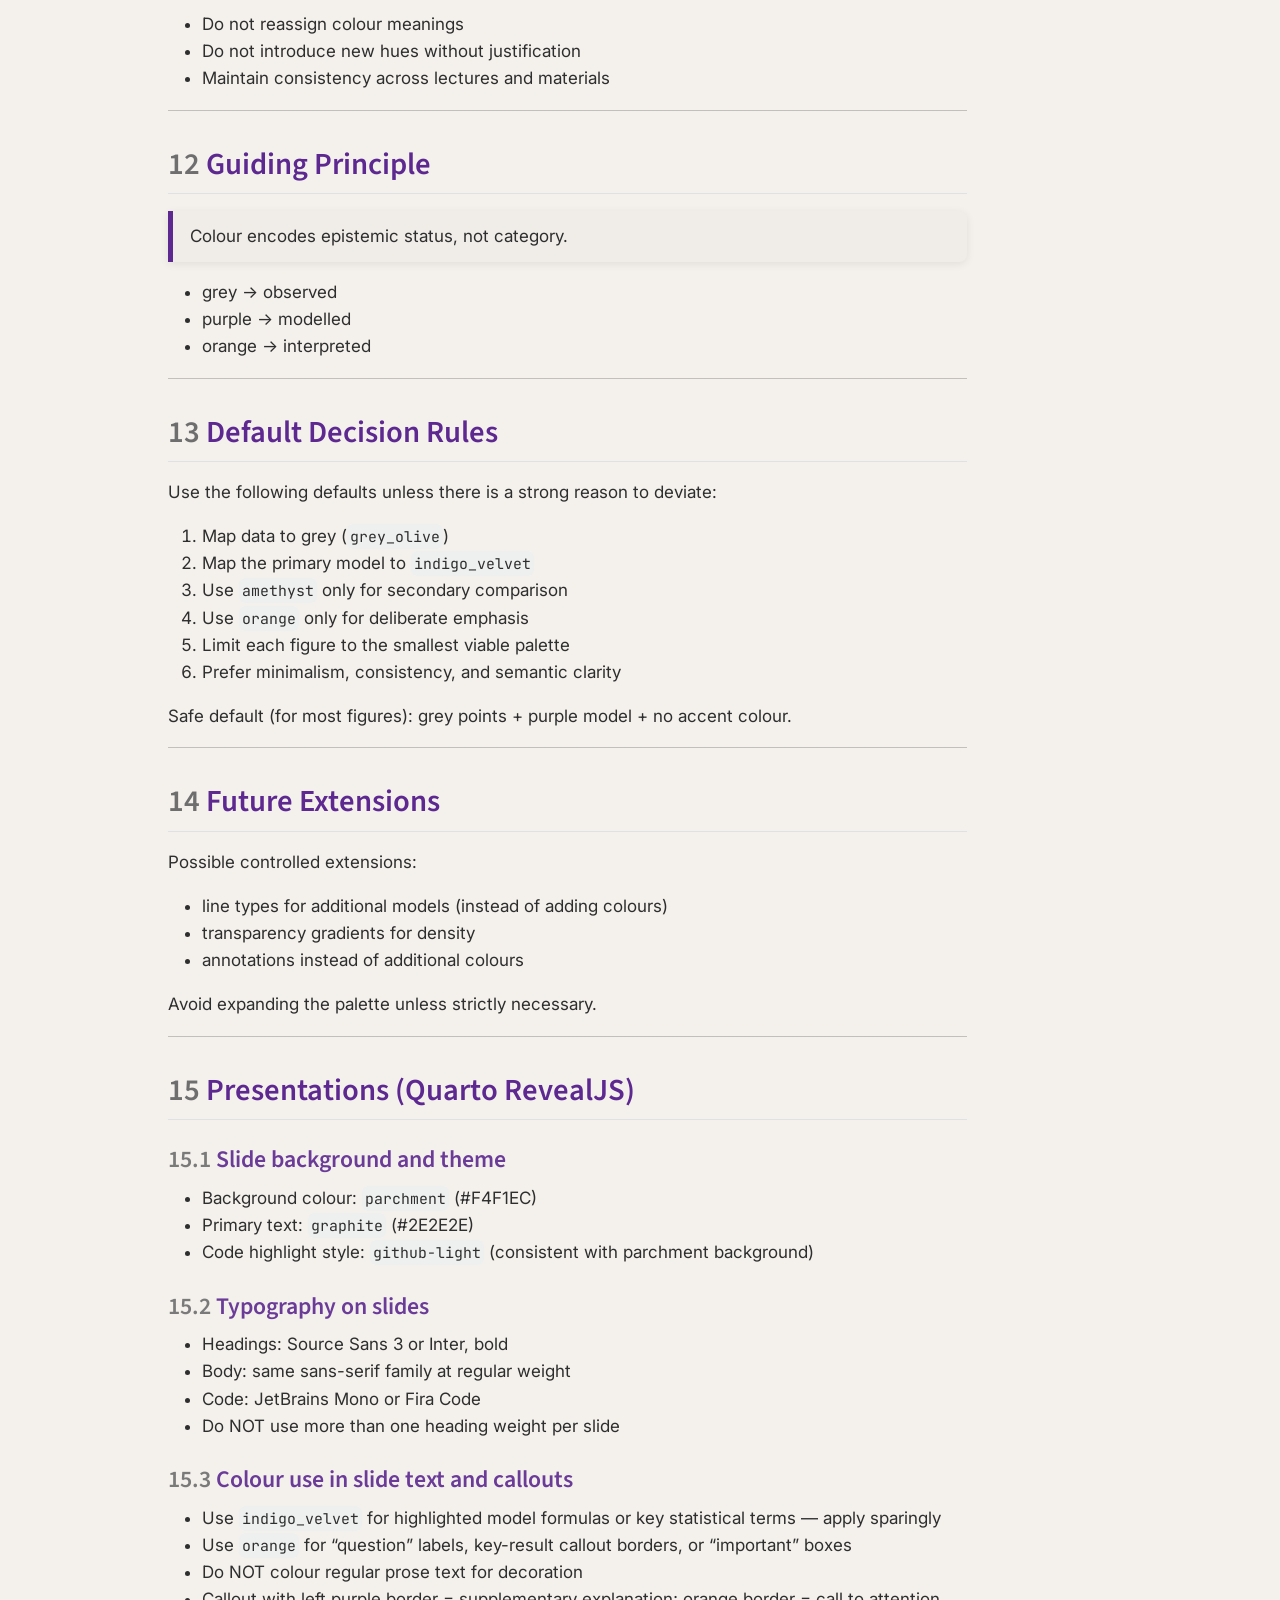
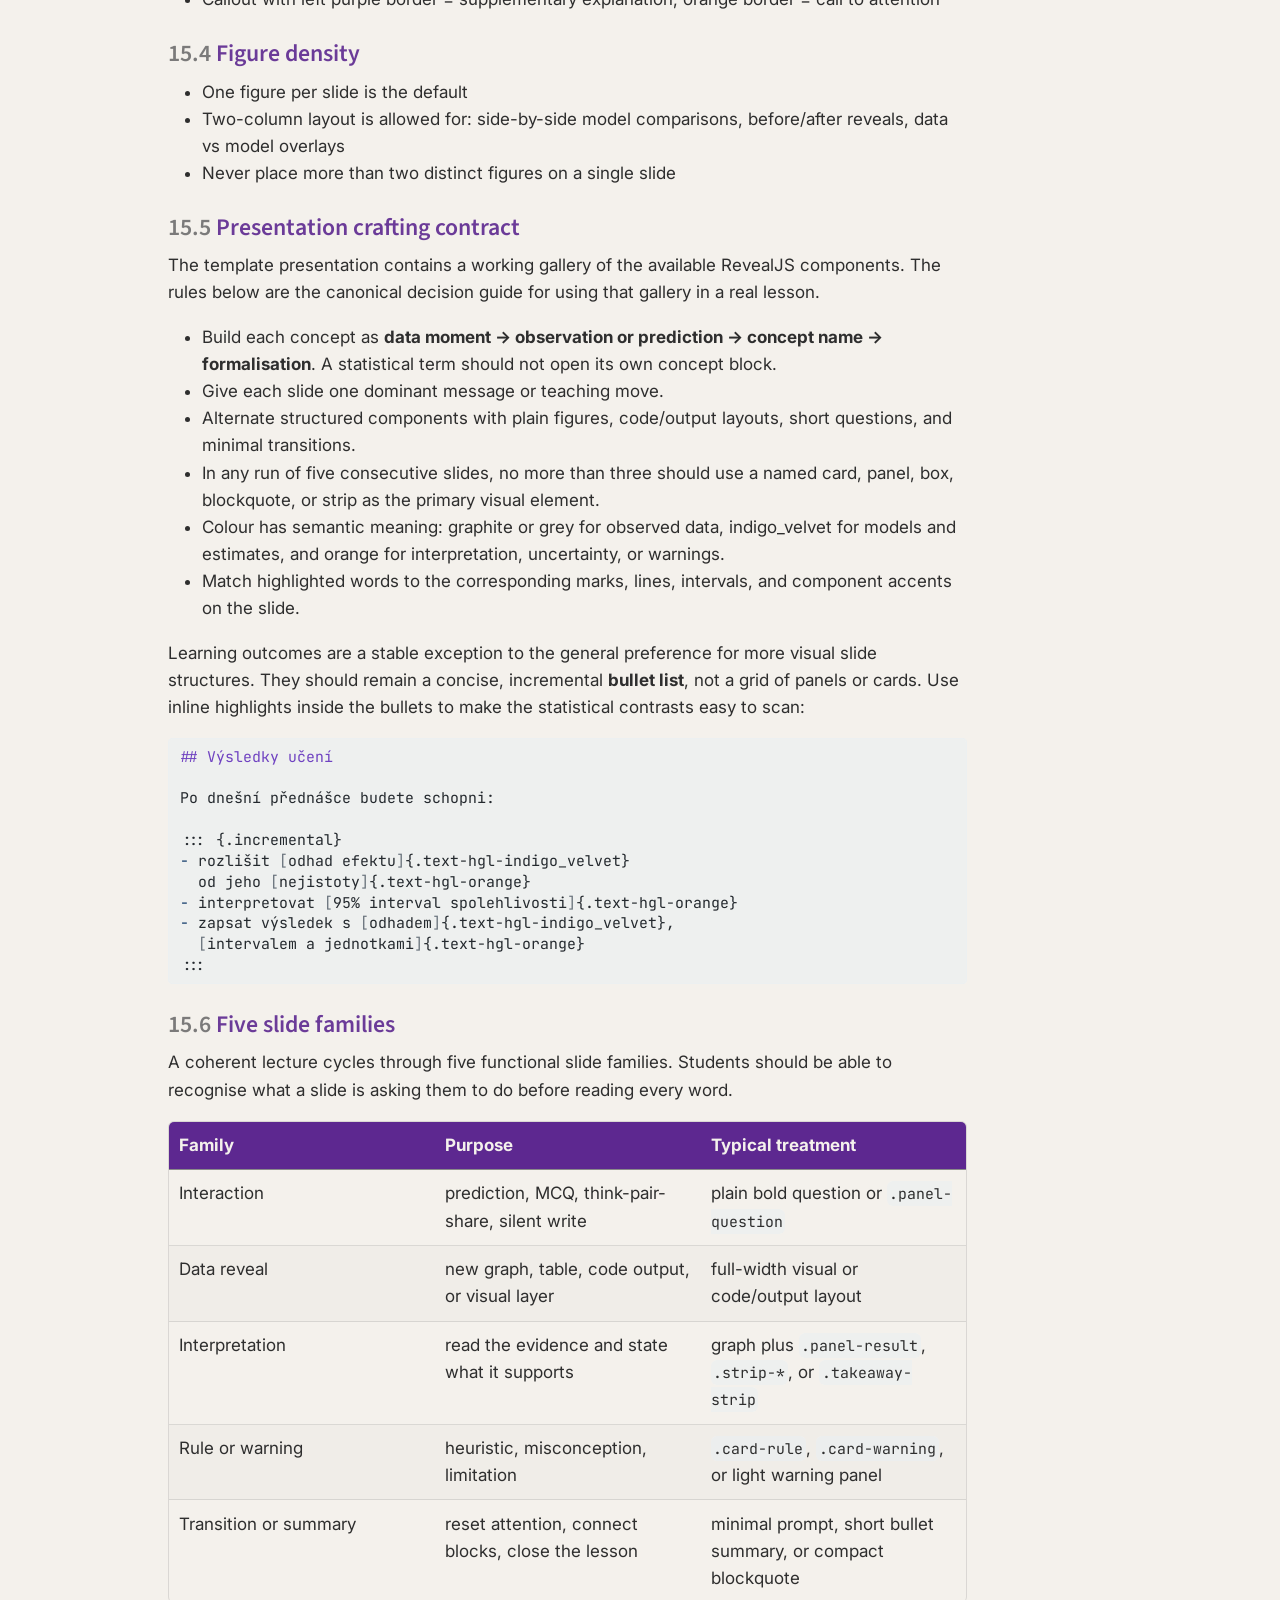
<file: docs/brand_guidelines.html>
<!DOCTYPE html>
<html xmlns="http://www.w3.org/1999/xhtml" lang="en" xml:lang="en"><head>

<meta charset="utf-8">
<meta name="generator" content="quarto-1.9.37">

<meta name="viewport" content="width=device-width, initial-scale=1.0, user-scalable=yes">

<meta name="author" content="Ondřej Mottl">
<meta name="dcterms.date" content="2026-03-26">

<title>Visual Identity Guide — Biostatistika (MB120P163) – Biostatistika — Brand Guidelines</title>
<style>
/* Default styles provided by pandoc.
** See https://pandoc.org/MANUAL.html#variables-for-html for config info.
*/
code{white-space: pre-wrap;}
span.smallcaps{font-variant: small-caps;}
div.columns{display: flex; gap: min(4vw, 1.5em);}
div.column{flex: auto; overflow-x: auto;}
div.hanging-indent{margin-left: 1.5em; text-indent: -1.5em;}
ul.task-list{list-style: none;}
ul.task-list li input[type="checkbox"] {
  width: 0.8em;
  margin: 0 0.8em 0.2em -1em; /* quarto-specific, see https://github.com/quarto-dev/quarto-cli/issues/4556 */ 
  vertical-align: middle;
}
/* CSS for syntax highlighting */
html { -webkit-text-size-adjust: 100%; }
pre > code.sourceCode { white-space: pre; position: relative; }
pre > code.sourceCode > span { display: inline-block; line-height: 1.25; }
pre > code.sourceCode > span:empty { height: 1.2em; }
.sourceCode { overflow: visible; }
code.sourceCode > span { color: inherit; text-decoration: inherit; }
div.sourceCode { margin: 1em 0; }
pre.sourceCode { margin: 0; }
@media screen {
div.sourceCode { overflow: auto; }
}
@media print {
pre > code.sourceCode { white-space: pre-wrap; }
pre > code.sourceCode > span { text-indent: -5em; padding-left: 5em; }
}
pre.numberSource code
  { counter-reset: source-line 0; }
pre.numberSource code > span
  { position: relative; left: -4em; counter-increment: source-line; }
pre.numberSource code > span > a:first-child::before
  { content: counter(source-line);
    position: relative; left: -1em; text-align: right; vertical-align: baseline;
    border: none; display: inline-block;
    -webkit-touch-callout: none; -webkit-user-select: none;
    -khtml-user-select: none; -moz-user-select: none;
    -ms-user-select: none; user-select: none;
    padding: 0 4px; width: 4em;
  }
pre.numberSource { margin-left: 3em;  padding-left: 4px; }
div.sourceCode
  {   }
@media screen {
pre > code.sourceCode > span > a:first-child::before { text-decoration: underline; }
}
</style>


<script src="site_libs/quarto-nav/quarto-nav.js"></script>
<script src="site_libs/quarto-nav/headroom.min.js"></script>
<script src="site_libs/clipboard/clipboard.min.js"></script>
<script src="site_libs/quarto-search/autocomplete.umd.js"></script>
<script src="site_libs/quarto-search/fuse.min.js"></script>
<script src="site_libs/quarto-search/quarto-search.js"></script>
<meta name="quarto:offset" content="./">
<link href="./assets/logo/biostatistika-icon.svg" rel="icon" type="image/svg+xml">
<script src="site_libs/quarto-html/quarto.js" type="module"></script>
<script src="site_libs/quarto-html/tabsets/tabsets.js" type="module"></script>
<script src="site_libs/quarto-html/popper.min.js"></script>
<script src="site_libs/quarto-html/tippy.umd.min.js"></script>
<script src="site_libs/quarto-html/anchor.min.js"></script>
<link href="site_libs/quarto-html/tippy.css" rel="stylesheet">
<link href="site_libs/quarto-html/quarto-syntax-highlighting-1eb2a280a64a1f5f4b84ce19fa1dd180.css" rel="stylesheet" id="quarto-text-highlighting-styles">
<script src="site_libs/bootstrap/bootstrap.min.js"></script>
<link href="site_libs/bootstrap/bootstrap-icons.css" rel="stylesheet">
<link href="site_libs/bootstrap/bootstrap-2d3c4a85bcc475d48e55d58f50b97bed.min.css" rel="stylesheet" append-hash="true" id="quarto-bootstrap" data-mode="light">
<script id="quarto-search-options" type="application/json">{
  "location": "navbar",
  "copy-button": false,
  "collapse-after": 3,
  "panel-placement": "end",
  "type": "overlay",
  "limit": 50,
  "keyboard-shortcut": [
    "f",
    "/",
    "s"
  ],
  "show-item-context": false,
  "language": {
    "search-no-results-text": "No results",
    "search-matching-documents-text": "matching documents",
    "search-copy-link-title": "Copy link to search",
    "search-hide-matches-text": "Hide additional matches",
    "search-more-match-text": "more match in this document",
    "search-more-matches-text": "more matches in this document",
    "search-clear-button-title": "Clear",
    "search-text-placeholder": "",
    "search-detached-cancel-button-title": "Cancel",
    "search-submit-button-title": "Submit",
    "search-label": "Search"
  }
}</script>
<!-- Auto-generated Google Fonts links from theme/fonts.json.

     Do not edit directly. Run R/generate_theme.R to regenerate. -->

<link href="https://fonts.googleapis.com/css2?family=Inter:wght@400;500;700&amp;display=swap" rel="stylesheet">

<link href="https://fonts.googleapis.com/css2?family=Source+Sans+3:wght@400;600;700&amp;display=swap" rel="stylesheet">

<link href="https://fonts.googleapis.com/css2?family=JetBrains+Mono:wght@400;600&amp;display=swap" rel="stylesheet">



<!-- Slide background fix: propagate .bg-XXX classes to RevealJS background layer. -->

<!-- RevealJS renders full-viewport backgrounds in a separate .backgrounds container,  -->

<!-- so background-color on <section> only tints the content box. This script reads   -->

<!-- the .bg-XXX class and sets the matching data-background-color attribute so that  -->

<!-- Reveal picks it up for the full-bleed background layer.                          -->

<script>

  (function () {

    var BG_COLORS = {

      'bg-indigo':    '#5D2890',

      'bg-amethyst':  '#86579E',

      'bg-olive':     '#8A8A8A',

      'bg-red':       '#C94C4C',

      'bg-graphite':  '#2E2E2E',

      'bg-orange':    '#F3A712',

      'bg-white':     '#FFFFFF',

      'bg-parchment': '#F4F1EC'

    };



    function applyBgColors() {

      var backgrounds = document.querySelector('.reveal > .backgrounds');

      if (!backgrounds) return;

      var sections = document.querySelectorAll('.reveal .slides section');

      sections.forEach(function (section, idx) {

        var bgClass = Object.keys(BG_COLORS).find(function (cls) {

          return section.classList.contains(cls);

        });

        if (!bgClass) return;

        var color = BG_COLORS[bgClass];

        // Set data-background-color so Reveal uses it for the background layer.

        section.setAttribute('data-background-color', color);

        // Also directly paint the background element that is already in the DOM.

        var bgEls = backgrounds.querySelectorAll('.slide-background');

        if (bgEls[idx]) {

          bgEls[idx].style.backgroundColor = color;

          var contentEl = bgEls[idx].querySelector('.slide-background-content');

          if (contentEl) contentEl.style.backgroundColor = color;

        }

      });

    }



    // Run once Reveal is ready; also re-run on slide change in case of lazy init.

    if (typeof Reveal !== 'undefined' && Reveal.isReady && Reveal.isReady()) {

      applyBgColors();

    } else {

      document.addEventListener('DOMContentLoaded', function () {

        if (typeof Reveal !== 'undefined') {

          Reveal.on('ready', applyBgColors);

        }

      });

    }

  })();

</script>



</head>

<body class="nav-fixed quarto-light">

<div id="quarto-search-results"></div>
  <header id="quarto-header" class="headroom fixed-top">
    <nav class="navbar navbar-expand-lg " data-bs-theme="dark">
      <div class="navbar-container container-fluid">
      <div class="navbar-brand-container mx-auto">
    <a href="./index.html" class="navbar-brand navbar-brand-logo">
    <img src="./assets/logo/biostatistika-icon-reversed.svg" alt="Biostatistika course logo" class="navbar-logo light-content">
    <img src="./assets/logo/biostatistika-icon-reversed.svg" alt="Biostatistika course logo" class="navbar-logo dark-content">
    </a>
    <a class="navbar-brand" href="./index.html">
    <span class="navbar-title">Biostatistika — Brand Guidelines</span>
    </a>
  </div>
            <div id="quarto-search" class="" title="Search"></div>
          <button class="navbar-toggler" type="button" data-bs-toggle="collapse" data-bs-target="#navbarCollapse" aria-controls="navbarCollapse" role="menu" aria-expanded="false" aria-label="Toggle navigation" onclick="if (window.quartoToggleHeadroom) { window.quartoToggleHeadroom(); }">
  <span class="navbar-toggler-icon"></span>
</button>
          <div class="collapse navbar-collapse" id="navbarCollapse">
            <ul class="navbar-nav navbar-nav-scroll me-auto">
  <li class="nav-item">
    <a class="nav-link active" href="./brand_guidelines.html" aria-current="page"> 
<span class="menu-text">Guidelines</span></a>
  </li>  
</ul>
          </div> <!-- /navcollapse -->
            <div class="quarto-navbar-tools">
</div>
      </div> <!-- /container-fluid -->
    </nav>
</header>
<!-- content -->
<div id="quarto-content" class="quarto-container page-columns page-rows-contents page-layout-article page-navbar">
<!-- sidebar -->
<!-- margin-sidebar -->
    <div id="quarto-margin-sidebar" class="sidebar margin-sidebar">
        <nav id="TOC" role="doc-toc" class="toc-active">
    <h2 id="toc-title">Contents</h2>
   
  <ul class="collapse">
  <li><a href="#purpose" id="toc-purpose" class="nav-link active" data-scroll-target="#purpose"><span class="header-section-number">1</span> Purpose</a></li>
  <li><a href="#course-logo" id="toc-course-logo" class="nav-link" data-scroll-target="#course-logo"><span class="header-section-number">2</span> Course Logo</a></li>
  <li><a href="#core-design-philosophy" id="toc-core-design-philosophy" class="nav-link" data-scroll-target="#core-design-philosophy"><span class="header-section-number">3</span> Core Design Philosophy</a></li>
  <li><a href="#colour-palette" id="toc-colour-palette" class="nav-link" data-scroll-target="#colour-palette"><span class="header-section-number">4</span> Colour Palette</a></li>
  <li><a href="#semantic-mapping-mandatory" id="toc-semantic-mapping-mandatory" class="nav-link" data-scroll-target="#semantic-mapping-mandatory"><span class="header-section-number">5</span> Semantic Mapping (MANDATORY)</a></li>
  <li><a href="#usage-rules" id="toc-usage-rules" class="nav-link" data-scroll-target="#usage-rules"><span class="header-section-number">6</span> Usage Rules</a></li>
  <li><a href="#typography" id="toc-typography" class="nav-link" data-scroll-target="#typography"><span class="header-section-number">7</span> Typography</a></li>
  <li><a href="#layout-principles" id="toc-layout-principles" class="nav-link" data-scroll-target="#layout-principles"><span class="header-section-number">8</span> Layout Principles</a></li>
  <li><a href="#figure-design-pattern" id="toc-figure-design-pattern" class="nav-link" data-scroll-target="#figure-design-pattern"><span class="header-section-number">9</span> Figure Design Pattern</a></li>
  <li><a href="#ggplot2-implementation" id="toc-ggplot2-implementation" class="nav-link" data-scroll-target="#ggplot2-implementation"><span class="header-section-number">10</span> ggplot2 Implementation</a></li>
  <li><a href="#consistency-rules" id="toc-consistency-rules" class="nav-link" data-scroll-target="#consistency-rules"><span class="header-section-number">11</span> Consistency Rules</a></li>
  <li><a href="#guiding-principle" id="toc-guiding-principle" class="nav-link" data-scroll-target="#guiding-principle"><span class="header-section-number">12</span> Guiding Principle</a></li>
  <li><a href="#default-decision-rules" id="toc-default-decision-rules" class="nav-link" data-scroll-target="#default-decision-rules"><span class="header-section-number">13</span> Default Decision Rules</a></li>
  <li><a href="#future-extensions" id="toc-future-extensions" class="nav-link" data-scroll-target="#future-extensions"><span class="header-section-number">14</span> Future Extensions</a></li>
  <li><a href="#presentations-quarto-revealjs" id="toc-presentations-quarto-revealjs" class="nav-link" data-scroll-target="#presentations-quarto-revealjs"><span class="header-section-number">15</span> Presentations (Quarto RevealJS)</a></li>
  <li><a href="#skripta-learning-materials-quarto-html-typst-pdf" id="toc-skripta-learning-materials-quarto-html-typst-pdf" class="nav-link" data-scroll-target="#skripta-learning-materials-quarto-html-typst-pdf"><span class="header-section-number">16</span> Skripta (Learning Materials — Quarto HTML / Typst PDF)</a></li>
  <li><a href="#r-visualisations-extended-reference" id="toc-r-visualisations-extended-reference" class="nav-link" data-scroll-target="#r-visualisations-extended-reference"><span class="header-section-number">17</span> R Visualisations — Extended Reference</a></li>
  <li><a href="#github-repository-identity" id="toc-github-repository-identity" class="nav-link" data-scroll-target="#github-repository-identity"><span class="header-section-number">18</span> GitHub / Repository Identity</a></li>
  </ul>
</nav>
    </div>
<!-- main -->
<main class="content" id="quarto-document-content">

<header id="title-block-header" class="quarto-title-block default">
<div class="quarto-title">
<h1 class="title">Visual Identity Guide — Biostatistika (MB120P163)</h1>
<p class="subtitle lead">Colour, typography, and figure conventions for all course materials</p>
</div>



<div class="quarto-title-meta">

    <div>
    <div class="quarto-title-meta-heading">Author</div>
    <div class="quarto-title-meta-contents">
             <p>Ondřej Mottl </p>
          </div>
  </div>
    
    <div>
    <div class="quarto-title-meta-heading">Published</div>
    <div class="quarto-title-meta-contents">
      <p class="date">March 26, 2026</p>
    </div>
  </div>
  
    <div>
    <div class="quarto-title-meta-heading">Modified</div>
    <div class="quarto-title-meta-contents">
      <p class="date-modified">September 16, 2026</p>
    </div>
  </div>
    
  </div>
  


</header>


<section id="purpose" class="level2" data-number="1">
<h2 data-number="1" class="anchored" data-anchor-id="purpose"><span class="header-section-number">1</span> Purpose</h2>
<p>This document defines the visual identity system for the course <strong>Biostatistika (MB120P163)</strong> at the Faculty of Science, Charles University.</p>
<p>The goal is to ensure:</p>
<ul>
<li>conceptual clarity (data vs model vs interpretation)</li>
<li>visual consistency across all outputs</li>
<li>low cognitive load for students</li>
</ul>
<section id="language-requirement" class="level3" data-number="1.1">
<h3 data-number="1.1" class="anchored" data-anchor-id="language-requirement"><span class="header-section-number">1.1</span> Language requirement</h3>
<p>All student-facing content — axis labels, callout headings, interaction prompts, figure captions, slide text, and annotations — must be in <strong>Czech</strong>. This is a hard requirement, not a preference. The only exceptions are:</p>
<ul>
<li>R function names, package names, and error messages (remain in English)</li>
<li>Internal technical documentation and README files (English — read by collaborators, not students)</li>
<li>Inline R code spans and code blocks</li>
</ul>
<hr>
</section>
</section>
<section id="course-logo" class="level2" data-number="2">
<h2 data-number="2" class="anchored" data-anchor-id="course-logo"><span class="header-section-number">2</span> Course Logo</h2>
<p>The course logo joins three parts of the course identity: a leaf represents ecology, bars represent observed data, and the rising line represents statistical analysis and inference. The canonical editable masters and web exports live in <a href="assets/logo/"><code>assets/logo/</code></a>; downstream websites synchronize these files rather than maintaining independent source artwork.</p>
<section id="variants" class="level3" data-number="2.1">
<h3 data-number="2.1" class="anchored" data-anchor-id="variants"><span class="header-section-number">2.1</span> Variants</h3>
<table class="caption-top table">
<colgroup>
<col style="width: 33%">
<col style="width: 33%">
<col style="width: 33%">
</colgroup>
<thead>
<tr class="header">
<th>Variant</th>
<th>Preview</th>
<th>Use</th>
</tr>
</thead>
<tbody>
<tr class="odd">
<td>Full-colour icon</td>
<td><img src="assets/logo/biostatistika-icon.svg" class="img-fluid" width="120" alt="Full-colour course icon"></td>
<td>Default compact mark on white, cream, or another quiet light background</td>
</tr>
<tr class="even">
<td>Reversed icon</td>
<td><img src="assets/logo/biostatistika-icon-reversed.svg" class="img-fluid" width="120" alt="Reversed course icon"></td>
<td>Purple navigation bars, dark backgrounds, and compact website branding</td>
</tr>
<tr class="odd">
<td>Monochrome icon</td>
<td><img src="assets/logo/biostatistika-icon-monochrome.svg" class="img-fluid" width="120" alt="Monochrome course icon"></td>
<td>One-colour printing or contexts where the course palette is unavailable</td>
</tr>
<tr class="even">
<td>Horizontal lockup</td>
<td><img src="assets/logo/biostatistika-logo-horizontal.svg" class="img-fluid" width="520" alt="Horizontal Biostatistika logo"></td>
<td>Wide headers, website mastheads, and landscape documents</td>
</tr>
<tr class="odd">
<td>Vertical lockup</td>
<td><img src="assets/logo/biostatistika-logo-vertical.svg" class="img-fluid" width="220" alt="Vertical Biostatistika logo"></td>
<td>Narrow layouts, title pages, and portrait documents</td>
</tr>
</tbody>
</table>
</section>
<section id="clear-space-and-minimum-size" class="level3" data-number="2.2">
<h3 data-number="2.2" class="anchored" data-anchor-id="clear-space-and-minimum-size"><span class="header-section-number">2.2</span> Clear space and minimum size</h3>
<p>Keep clear space around every edge of the mark equal to at least the diameter of one gold point on the data line. Do not place text, rules, photographs, or another logo inside that area. The normal minimum size is 15 mm in print or 120 px on screen; browser favicons and compact navigation marks are the deliberate exceptions.</p>
</section>
<section id="background-and-alteration-rules" class="level3" data-number="2.3">
<h3 data-number="2.3" class="anchored" data-anchor-id="background-and-alteration-rules"><span class="header-section-number">2.3</span> Background and alteration rules</h3>
<p>Use the full-colour mark on white, cream, or a quiet light neutral background. Use the reversed mark on deep purple or another sufficiently dark, visually quiet background. Use the monochrome version only when colour reproduction is unavailable. Do not recolour, distort, rotate, crop, separate, or rearrange the components, and do not place the full-colour version on gold, saturated green, or another background that weakens contrast.</p>
<p>The SVG files are the canonical editable masters, traced directly from the approved board artwork so its geometry, proportions, and lettering are preserved rather than redrawn. The matching PNG files are convenience exports for web and office-document use. The approved design board is retained at <a href="assets/logo/source/approved-logo-board.png"><code>assets/logo/source/approved-logo-board.png</code></a> as the visual provenance record.</p>
<hr>
</section>
</section>
<section id="core-design-philosophy" class="level2" data-number="3">
<h2 data-number="3" class="anchored" data-anchor-id="core-design-philosophy"><span class="header-section-number">3</span> Core Design Philosophy</h2>
<p>The visual system encodes <strong>epistemic roles</strong>:</p>
<ul>
<li><strong>Data (observations)</strong> → neutral, grey</li>
<li><strong>Model (inference)</strong> → purple</li>
<li><strong>Interpretation / emphasis</strong> → orange</li>
</ul>
<p>Colour is not decorative. It conveys meaning.</p>
<section id="connection-to-the-pedagogical-sequence" class="level3" data-number="3.1">
<h3 data-number="3.1" class="anchored" data-anchor-id="connection-to-the-pedagogical-sequence"><span class="header-section-number">3.1</span> Connection to the pedagogical sequence</h3>
<p>The colour order mirrors the course’s canonical teaching sequence:</p>
<table class="caption-top table">
<thead>
<tr class="header">
<th>Step</th>
<th>What happens</th>
<th>Colour</th>
</tr>
</thead>
<tbody>
<tr class="odd">
<td>1</td>
<td>Biological question is posed</td>
<td>— (no data yet)</td>
</tr>
<tr class="even">
<td>2</td>
<td>Data are shown</td>
<td>grey</td>
</tr>
<tr class="odd">
<td>3</td>
<td>Students predict / interpret</td>
<td>— (question slide)</td>
</tr>
<tr class="even">
<td>4</td>
<td>Statistical result is revealed</td>
<td>purple</td>
</tr>
<tr class="odd">
<td>5</td>
<td>Result is interpreted biologically</td>
<td>orange</td>
</tr>
</tbody>
</table>
<p>A figure that uses these colours in the correct semantic roles therefore <em>mirrors the analytical workflow students are being trained to follow</em>. This is the primary justification for treating colour as meaning rather than decoration.</p>
<hr>
</section>
</section>
<section id="colour-palette" class="level2" data-number="4">
<h2 data-number="4" class="anchored" data-anchor-id="colour-palette"><span class="header-section-number">4</span> Colour Palette</h2>
<p>The canonical palette is defined in <a href="quarto/colors.json"><code>quarto/colors.json</code></a>. Every lecture repo downloads this file at render time.</p>
<section id="base-colours" class="level3" data-number="4.1">
<h3 data-number="4.1" class="anchored" data-anchor-id="base-colours"><span class="header-section-number">4.1</span> Base colours</h3>
<ul>
<li><code>parchment</code> (#F4F1EC) — background</li>
<li><code>graphite</code> (#2E2E2E) — primary text</li>
</ul>
</section>
<section id="neutral-data-layer" class="level3" data-number="4.2">
<h3 data-number="4.2" class="anchored" data-anchor-id="neutral-data-layer"><span class="header-section-number">4.2</span> Neutral / Data layer</h3>
<ul>
<li><code>grey_olive</code> (#8A8A8A) — data points, gridlines</li>
</ul>
</section>
<section id="model-layer-primary-accent" class="level3" data-number="4.3">
<h3 data-number="4.3" class="anchored" data-anchor-id="model-layer-primary-accent"><span class="header-section-number">4.3</span> Model layer (primary accent)</h3>
<ul>
<li><code>indigo_velvet</code> (#5D2890) — main model</li>
<li><code>amethyst</code> (#86579E) — secondary model / comparison</li>
</ul>
</section>
<section id="highlight-layer" class="level3" data-number="4.4">
<h3 data-number="4.4" class="anchored" data-anchor-id="highlight-layer"><span class="header-section-number">4.4</span> Highlight layer</h3>
<ul>
<li><code>orange</code> (#F3A712) — emphasis, key results</li>
</ul>
</section>
<section id="live-colour-swatches" class="level3" data-number="4.5">
<h3 data-number="4.5" class="anchored" data-anchor-id="live-colour-swatches"><span class="header-section-number">4.5</span> Live colour swatches</h3>
<div class="cell">
<div class="cell-output-display">
<div>
<figure class="figure">
<p><img src="brand_guidelines_files/figure-html/colour-swatches-1.png" class="img-fluid figure-img" alt="Colour swatches for the course brand palette" width="768"></p>
</figure>
</div>
</div>
</div>
<hr>
</section>
</section>
<section id="semantic-mapping-mandatory" class="level2" data-number="5">
<h2 data-number="5" class="anchored" data-anchor-id="semantic-mapping-mandatory"><span class="header-section-number">5</span> Semantic Mapping (MANDATORY)</h2>
<table class="caption-top table">
<colgroup>
<col style="width: 17%">
<col style="width: 14%">
<col style="width: 31%">
<col style="width: 38%">
</colgroup>
<thead>
<tr class="header">
<th>Role</th>
<th>Colour name</th>
<th>Hex value</th>
<th>Usage</th>
</tr>
</thead>
<tbody>
<tr class="odd">
<td>Data</td>
<td><code>grey_olive</code></td>
<td>#8A8A8A</td>
<td>raw observations, background structure</td>
</tr>
<tr class="even">
<td>Model (primary)</td>
<td><code>indigo_velvet</code></td>
<td>#5D2890</td>
<td>main fitted curve, main inference</td>
</tr>
<tr class="odd">
<td>Model (secondary)</td>
<td><code>amethyst</code></td>
<td>#86579E</td>
<td>alternative models, comparisons</td>
</tr>
<tr class="even">
<td>Highlight</td>
<td><code>orange</code></td>
<td>#F3A712</td>
<td>key insight, important value, warning</td>
</tr>
</tbody>
</table>
<p>Rules:</p>
<ul>
<li>Grey is <strong>always</strong> data</li>
<li>Purple family is <strong>always</strong> modelling</li>
<li>Orange is used <strong>sparingly</strong> for emphasis</li>
</ul>
<hr>
</section>
<section id="usage-rules" class="level2" data-number="6">
<h2 data-number="6" class="anchored" data-anchor-id="usage-rules"><span class="header-section-number">6</span> Usage Rules</h2>
<section id="general" class="level3" data-number="6.1">
<h3 data-number="6.1" class="anchored" data-anchor-id="general"><span class="header-section-number">6.1</span> General</h3>
<ul>
<li>Use maximum <strong>3 colours per figure</strong></li>
<li>Maintain strong contrast hierarchy</li>
<li>Prefer restraint over expressiveness</li>
</ul>
</section>
<section id="data-points" class="level3" data-number="6.2">
<h3 data-number="6.2" class="anchored" data-anchor-id="data-points"><span class="header-section-number">6.2</span> Data (points)</h3>
<ul>
<li>Colour: <code>grey_olive</code></li>
<li>Alpha: 0.2–0.4</li>
<li>Size: small</li>
</ul>
</section>
<section id="models-lines" class="level3" data-number="6.3">
<h3 data-number="6.3" class="anchored" data-anchor-id="models-lines"><span class="header-section-number">6.3</span> Models (lines)</h3>
<ul>
<li>Primary model: <code>indigo_velvet</code></li>
<li>Secondary model: <code>amethyst</code></li>
<li>Line width: slightly thicker than default</li>
</ul>
</section>
<section id="highlights" class="level3" data-number="6.4">
<h3 data-number="6.4" class="anchored" data-anchor-id="highlights"><span class="header-section-number">6.4</span> Highlights</h3>
<p>Use <code>orange</code> only for:</p>
<ul>
<li>key datapoints</li>
<li>annotated regions</li>
<li>important labels</li>
</ul>
<p>Do <strong>NOT</strong>:</p>
<ul>
<li>colour entire plots orange</li>
<li>use orange for decorative purposes</li>
</ul>
</section>
<section id="uncertainty" class="level3" data-number="6.5">
<h3 data-number="6.5" class="anchored" data-anchor-id="uncertainty"><span class="header-section-number">6.5</span> Uncertainty</h3>
<ul>
<li>Use transparency of purple (<code>alpha = 0.15</code>)</li>
<li>Or lighter amethyst</li>
<li>Avoid introducing new colours</li>
</ul>
<hr>
</section>
</section>
<section id="typography" class="level2" data-number="7">
<h2 data-number="7" class="anchored" data-anchor-id="typography"><span class="header-section-number">7</span> Typography</h2>
<p>Font definitions are in <a href="quarto/fonts.json"><code>quarto/fonts.json</code></a>.</p>
<section id="primary-sans-serif" class="level3" data-number="7.1">
<h3 data-number="7.1" class="anchored" data-anchor-id="primary-sans-serif"><span class="header-section-number">7.1</span> Primary (sans-serif)</h3>
<ul>
<li>Body: <strong>Inter</strong> (weights 400, 500, 700)</li>
<li>Headings: <strong>Source Sans 3</strong> (weights 400, 600, 700)</li>
</ul>
</section>
<section id="monospace" class="level3" data-number="7.2">
<h3 data-number="7.2" class="anchored" data-anchor-id="monospace"><span class="header-section-number">7.2</span> Monospace</h3>
<ul>
<li><strong>JetBrains Mono</strong>; fallback: Fira Code</li>
</ul>
<p>Usage:</p>
<ul>
<li>Monospace for code, formulas, filenames</li>
<li>Optional: purple accent (<code>indigo_velvet</code>) for model formulas</li>
</ul>
<hr>
</section>
</section>
<section id="layout-principles" class="level2" data-number="8">
<h2 data-number="8" class="anchored" data-anchor-id="layout-principles"><span class="header-section-number">8</span> Layout Principles</h2>
<ul>
<li>Left-aligned layouts</li>
<li>Generous whitespace</li>
<li>One main visual per slide</li>
</ul>
<p>Optional structural motif:</p>
<ul>
<li>Thin vertical purple line for consistent framing</li>
</ul>
<hr>
</section>
<section id="figure-design-pattern" class="level2" data-number="9">
<h2 data-number="9" class="anchored" data-anchor-id="figure-design-pattern"><span class="header-section-number">9</span> Figure Design Pattern</h2>
<p>Standard layer order:</p>
<ol type="1">
<li>Grey points (data)</li>
<li>Purple curve (model)</li>
<li>Optional secondary curve (amethyst)</li>
<li>Orange highlight (if needed)</li>
</ol>
<p>This order reflects the analytical workflow (§2.1).</p>
<section id="biological-framing-requirement" class="level3" data-number="9.1">
<h3 data-number="9.1" class="anchored" data-anchor-id="biological-framing-requirement"><span class="header-section-number">9.1</span> Biological framing requirement</h3>
<p>Every figure in a student-facing context must be anchored in a concrete biological or ecological question.</p>
<p>Required:</p>
<ul>
<li><strong>Caption or slide narrative</strong> states the biological question the figure addresses (e.g.&nbsp;<em>“Závisí délka křídla na druhu tučňáka?”</em>)</li>
<li><strong>Axis labels</strong> use ecologically meaningful Czech names with units — never raw column names</li>
<li><strong>Annotations</strong> (if orange) explain the biological significance, not just the statistical value</li>
</ul>
<p>A figure is complete only when a student could answer “what biological question does this address?” from the figure and its caption alone.</p>
<hr>
</section>
</section>
<section id="ggplot2-implementation" class="level2" data-number="10">
<h2 data-number="10" class="anchored" data-anchor-id="ggplot2-implementation"><span class="header-section-number">10</span> ggplot2 Implementation</h2>
<section id="named-colour-constants" class="level3" data-number="10.1">
<h3 data-number="10.1" class="anchored" data-anchor-id="named-colour-constants"><span class="header-section-number">10.1</span> Named colour constants</h3>
<p>Define these at the top of every setup chunk and reuse throughout:</p>
<div class="code-copy-outer-scaffold"><div class="sourceCode" id="cb1"><pre class="sourceCode r code-with-copy"><code class="sourceCode r"><span id="cb1-1"><a href="#cb1-1" aria-hidden="true" tabindex="-1"></a>clr_data      <span class="ot">&lt;-</span> <span class="st">"#8A8A8A"</span>   <span class="co"># grey_olive    — raw observations</span></span>
<span id="cb1-2"><a href="#cb1-2" aria-hidden="true" tabindex="-1"></a>clr_model     <span class="ot">&lt;-</span> <span class="st">"#5D2890"</span>   <span class="co"># indigo_velvet — primary model</span></span>
<span id="cb1-3"><a href="#cb1-3" aria-hidden="true" tabindex="-1"></a>clr_model2    <span class="ot">&lt;-</span> <span class="st">"#86579E"</span>   <span class="co"># amethyst      — secondary model / comparison</span></span>
<span id="cb1-4"><a href="#cb1-4" aria-hidden="true" tabindex="-1"></a>clr_highlight <span class="ot">&lt;-</span> <span class="st">"#F3A712"</span>   <span class="co"># orange        — emphasis / key result</span></span>
<span id="cb1-5"><a href="#cb1-5" aria-hidden="true" tabindex="-1"></a>clr_bg        <span class="ot">&lt;-</span> <span class="st">"#F4F1EC"</span>   <span class="co"># parchment     — HTML document background</span></span></code></pre></div><button title="Copy to Clipboard" class="code-copy-button"><i class="bi"></i></button></div>
</section>
<section id="standard-course-ggplot2-theme-theme_biostat" class="level3" data-number="10.2">
<h3 data-number="10.2" class="anchored" data-anchor-id="standard-course-ggplot2-theme-theme_biostat"><span class="header-section-number">10.2</span> Standard course ggplot2 theme (<code>theme_biostat</code>)</h3>
<p>Course figures use <code>theme_biostat()</code> by default. It is defined in each lesson’s generated <code>R/set_r_theme.R</code> and installed globally with <code>theme_set()</code>, so adding it to every plot is unnecessary. A lesson may deliberately replace the complete theme when students are learning to construct a figure themselves; such an override is a pedagogical choice, not a brand synchronization failure.</p>
<p>The generated theme switches both the outer figure margin and the data panel by output format. HTML uses a parchment outer margin and a white data panel. Typst learning-material PDFs use a white outer margin and a parchment data panel. A RevealJS PDF export preserves the HTML figure, including its white data panel.</p>
<p>Reference implementation:</p>
<div class="code-copy-outer-scaffold"><div class="sourceCode" id="cb2"><pre class="sourceCode r code-with-copy"><code class="sourceCode r"><span id="cb2-1"><a href="#cb2-1" aria-hidden="true" tabindex="-1"></a>theme_biostat <span class="ot">&lt;-</span> <span class="cf">function</span>(<span class="at">base_size =</span> <span class="dv">11</span>, <span class="at">base_family =</span> <span class="st">"Source Sans 3"</span>) {</span>
<span id="cb2-2"><a href="#cb2-2" aria-hidden="true" tabindex="-1"></a>  is_html_output <span class="ot">&lt;-</span> knitr<span class="sc">::</span><span class="fu">is_html_output</span>()</span>
<span id="cb2-3"><a href="#cb2-3" aria-hidden="true" tabindex="-1"></a>  output_background <span class="ot">&lt;-</span> <span class="cf">if</span> (is_html_output) <span class="st">"#F4F1EC"</span> <span class="cf">else</span> <span class="st">"#FFFFFF"</span></span>
<span id="cb2-4"><a href="#cb2-4" aria-hidden="true" tabindex="-1"></a>  panel_background <span class="ot">&lt;-</span> <span class="cf">if</span> (is_html_output) <span class="st">"#FFFFFF"</span> <span class="cf">else</span> <span class="st">"#F4F1EC"</span></span>
<span id="cb2-5"><a href="#cb2-5" aria-hidden="true" tabindex="-1"></a></span>
<span id="cb2-6"><a href="#cb2-6" aria-hidden="true" tabindex="-1"></a>  ggplot2<span class="sc">::</span><span class="fu">theme_bw</span>(<span class="at">base_size =</span> base_size, <span class="at">base_family =</span> base_family) <span class="sc">+</span></span>
<span id="cb2-7"><a href="#cb2-7" aria-hidden="true" tabindex="-1"></a>    ggplot2<span class="sc">::</span><span class="fu">theme</span>(</span>
<span id="cb2-8"><a href="#cb2-8" aria-hidden="true" tabindex="-1"></a>      <span class="at">plot.background   =</span> ggplot2<span class="sc">::</span><span class="fu">element_rect</span>(<span class="at">fill =</span> output_background, <span class="at">colour =</span> <span class="cn">NA</span>),</span>
<span id="cb2-9"><a href="#cb2-9" aria-hidden="true" tabindex="-1"></a>      <span class="at">panel.background  =</span> ggplot2<span class="sc">::</span><span class="fu">element_rect</span>(<span class="at">fill =</span> panel_background, <span class="at">colour =</span> <span class="cn">NA</span>),</span>
<span id="cb2-10"><a href="#cb2-10" aria-hidden="true" tabindex="-1"></a>      <span class="at">panel.grid.minor  =</span> ggplot2<span class="sc">::</span><span class="fu">element_blank</span>(),</span>
<span id="cb2-11"><a href="#cb2-11" aria-hidden="true" tabindex="-1"></a>      <span class="at">panel.border      =</span> ggplot2<span class="sc">::</span><span class="fu">element_blank</span>(),</span>
<span id="cb2-12"><a href="#cb2-12" aria-hidden="true" tabindex="-1"></a>      <span class="at">axis.line         =</span> ggplot2<span class="sc">::</span><span class="fu">element_line</span>(<span class="at">colour =</span> <span class="st">"#2E2E2E"</span>, <span class="at">linewidth =</span> <span class="fl">0.4</span>),</span>
<span id="cb2-13"><a href="#cb2-13" aria-hidden="true" tabindex="-1"></a>      <span class="at">axis.text         =</span> ggplot2<span class="sc">::</span><span class="fu">element_text</span>(<span class="at">colour =</span> <span class="st">"#2E2E2E"</span>),</span>
<span id="cb2-14"><a href="#cb2-14" aria-hidden="true" tabindex="-1"></a>      <span class="at">axis.title        =</span> ggplot2<span class="sc">::</span><span class="fu">element_text</span>(<span class="at">colour =</span> <span class="st">"#2E2E2E"</span>),</span>
<span id="cb2-15"><a href="#cb2-15" aria-hidden="true" tabindex="-1"></a>      <span class="at">plot.title        =</span> ggplot2<span class="sc">::</span><span class="fu">element_text</span>(<span class="at">colour =</span> <span class="st">"#2E2E2E"</span>, <span class="at">face =</span> <span class="st">"bold"</span>),</span>
<span id="cb2-16"><a href="#cb2-16" aria-hidden="true" tabindex="-1"></a>      <span class="at">legend.background =</span> ggplot2<span class="sc">::</span><span class="fu">element_rect</span>(<span class="at">fill =</span> output_background, <span class="at">colour =</span> <span class="cn">NA</span>),</span>
<span id="cb2-17"><a href="#cb2-17" aria-hidden="true" tabindex="-1"></a>      <span class="at">legend.key        =</span> ggplot2<span class="sc">::</span><span class="fu">element_rect</span>(<span class="at">fill =</span> panel_background, <span class="at">colour =</span> <span class="cn">NA</span>),</span>
<span id="cb2-18"><a href="#cb2-18" aria-hidden="true" tabindex="-1"></a>      <span class="at">legend.position   =</span> <span class="st">"bottom"</span></span>
<span id="cb2-19"><a href="#cb2-19" aria-hidden="true" tabindex="-1"></a>    )</span>
<span id="cb2-20"><a href="#cb2-20" aria-hidden="true" tabindex="-1"></a>}</span></code></pre></div><button title="Copy to Clipboard" class="code-copy-button"><i class="bi"></i></button></div>
</section>
<section id="rendered-appearance-across-course-outputs" class="level3" data-number="10.3">
<h3 data-number="10.3" class="anchored" data-anchor-id="rendered-appearance-across-course-outputs"><span class="header-section-number">10.3</span> Rendered appearance across course outputs</h3>
<p>HTML documents and RevealJS slides use parchment surfaces with a <strong>white data panel</strong>. Learning-material PDFs reverse that contrast: the page and outer plot margin are white, while the data panel is parchment. A PDF export of a RevealJS presentation preserves the rendered HTML slide and its white data panel; it is not a separate Typst or knitr PDF render.</p>
<style>
.figure-render-grid {
  display: grid;
  grid-template-columns: repeat(2, minmax(0, 1fr));
  gap: 1.1rem;
  margin: 1rem 0 1.4rem;
}
.figure-render-card {
  border: 1px solid rgba(46, 46, 46, 0.18);
  border-radius: 0.45rem;
  background: #FFFFFF;
  padding: 0.8rem;
}
.figure-render-card h4 {
  color: #5D2890;
  font-size: 1rem;
  margin: 0 0 0.2rem;
}
.figure-render-card p {
  color: #2E2E2E;
  font-size: 0.88rem;
  margin: 0 0 0.7rem;
}
.render-surface {
  border: 1px solid rgba(46, 46, 46, 0.2);
  display: flex;
  align-items: center;
  justify-content: center;
  padding: 0.8rem;
}
.render-surface.document {
  min-height: 15rem;
}
.render-surface.slide {
  aspect-ratio: 16 / 9;
}
.surface-parchment,
.figure-outer-parchment {
  background: #F4F1EC;
}
.surface-white,
.figure-outer-white {
  background: #FFFFFF;
}
.mini-figure {
  width: min(92%, 23rem);
  padding: 0.55rem 0.7rem 0.7rem;
}
.mini-figure-title {
  color: #2E2E2E;
  font-family: "Atkinson Hyperlegible", sans-serif;
  font-size: 0.78rem;
  font-weight: 700;
  margin-bottom: 0.25rem;
}
.mini-figure svg {
  display: block;
  width: 100%;
  height: auto;
}
@media (max-width: 760px) {
  .figure-render-grid {
    grid-template-columns: 1fr;
  }
}
</style>

<div class="figure-render-grid">
  <section class="figure-render-card">
    <h4 class="anchored">Learning materials · HTML</h4>
    <p>Parchment page · parchment figure margin · white data panel</p>
    <div class="render-surface document surface-parchment">
      <div class="mini-figure figure-outer-parchment">
        <div class="mini-figure-title">Observed data and fitted relationship</div>
        <svg viewbox="0 0 300 180" role="img" aria-label="Branded scatter plot on a parchment panel">
          <rect x="42" y="12" width="242" height="132" fill="#FFFFFF"></rect>
          <g stroke="#DEDAD3" stroke-width="1"><line x1="42" y1="45" x2="284" y2="45"></line><line x1="42" y1="78" x2="284" y2="78"></line><line x1="42" y1="111" x2="284" y2="111"></line></g>
          <g stroke="#2E2E2E" stroke-width="1.5"><line x1="42" y1="12" x2="42" y2="144"></line><line x1="42" y1="144" x2="284" y2="144"></line></g>
          <g fill="#8A8A8A" fill-opacity="0.62"><circle cx="65" cy="127" r="4"></circle><circle cx="89" cy="116" r="4"></circle><circle cx="116" cy="104" r="4"></circle><circle cx="145" cy="93" r="4"></circle><circle cx="169" cy="79" r="4"></circle><circle cx="203" cy="70" r="4"></circle><circle cx="229" cy="51" r="4"></circle><circle cx="261" cy="39" r="4"></circle></g>
          <line x1="58" y1="130" x2="270" y2="34" stroke="#5D2890" stroke-width="4"></line>
          <text x="163" y="170" text-anchor="middle" fill="#2E2E2E" font-size="12">Predictor (units)</text>
          <text x="15" y="78" text-anchor="middle" fill="#2E2E2E" font-size="12" transform="rotate(-90 15 78)">Response (units)</text>
        </svg>
      </div>
    </div>
  </section>

  <section class="figure-render-card">
    <h4 class="anchored">Learning materials · PDF</h4>
    <p>White page · white figure margin · parchment data panel</p>
    <div class="render-surface document surface-white">
      <div class="mini-figure figure-outer-white">
        <div class="mini-figure-title">Observed data and fitted relationship</div>
        <svg viewbox="0 0 300 180" role="img" aria-label="Branded scatter plot with a parchment panel on a white PDF page">
          <rect x="42" y="12" width="242" height="132" fill="#F4F1EC"></rect>
          <g stroke="#DEDAD3" stroke-width="1"><line x1="42" y1="45" x2="284" y2="45"></line><line x1="42" y1="78" x2="284" y2="78"></line><line x1="42" y1="111" x2="284" y2="111"></line></g>
          <g stroke="#2E2E2E" stroke-width="1.5"><line x1="42" y1="12" x2="42" y2="144"></line><line x1="42" y1="144" x2="284" y2="144"></line></g>
          <g fill="#8A8A8A" fill-opacity="0.62"><circle cx="65" cy="127" r="4"></circle><circle cx="89" cy="116" r="4"></circle><circle cx="116" cy="104" r="4"></circle><circle cx="145" cy="93" r="4"></circle><circle cx="169" cy="79" r="4"></circle><circle cx="203" cy="70" r="4"></circle><circle cx="229" cy="51" r="4"></circle><circle cx="261" cy="39" r="4"></circle></g>
          <line x1="58" y1="130" x2="270" y2="34" stroke="#5D2890" stroke-width="4"></line>
          <text x="163" y="170" text-anchor="middle" fill="#2E2E2E" font-size="12">Predictor (units)</text>
          <text x="15" y="78" text-anchor="middle" fill="#2E2E2E" font-size="12" transform="rotate(-90 15 78)">Response (units)</text>
        </svg>
      </div>
    </div>
  </section>

  <section class="figure-render-card">
    <h4 class="anchored">Presentation · HTML</h4>
    <p>Parchment slide · parchment figure margin · white data panel</p>
    <div class="render-surface slide surface-parchment">
      <div class="mini-figure figure-outer-parchment">
        <div class="mini-figure-title">Observed data and fitted relationship</div>
        <svg viewbox="0 0 300 180" role="img" aria-label="Branded scatter plot on a parchment RevealJS slide">
          <rect x="42" y="12" width="242" height="132" fill="#FFFFFF"></rect>
          <g stroke="#DEDAD3" stroke-width="1"><line x1="42" y1="45" x2="284" y2="45"></line><line x1="42" y1="78" x2="284" y2="78"></line><line x1="42" y1="111" x2="284" y2="111"></line></g>
          <g stroke="#2E2E2E" stroke-width="1.5"><line x1="42" y1="12" x2="42" y2="144"></line><line x1="42" y1="144" x2="284" y2="144"></line></g>
          <g fill="#8A8A8A" fill-opacity="0.62"><circle cx="65" cy="127" r="4"></circle><circle cx="89" cy="116" r="4"></circle><circle cx="116" cy="104" r="4"></circle><circle cx="145" cy="93" r="4"></circle><circle cx="169" cy="79" r="4"></circle><circle cx="203" cy="70" r="4"></circle><circle cx="229" cy="51" r="4"></circle><circle cx="261" cy="39" r="4"></circle></g>
          <line x1="58" y1="130" x2="270" y2="34" stroke="#5D2890" stroke-width="4"></line>
          <text x="163" y="170" text-anchor="middle" fill="#2E2E2E" font-size="12">Predictor (units)</text>
          <text x="15" y="78" text-anchor="middle" fill="#2E2E2E" font-size="12" transform="rotate(-90 15 78)">Response (units)</text>
        </svg>
      </div>
    </div>
  </section>

  <section class="figure-render-card">
    <h4 class="anchored">Presentation · PDF export</h4>
    <p>Parchment slide · parchment figure margin · white data panel</p>
    <div class="render-surface slide surface-parchment">
      <div class="mini-figure figure-outer-parchment">
        <div class="mini-figure-title">Observed data and fitted relationship</div>
        <svg viewbox="0 0 300 180" role="img" aria-label="Branded scatter plot in a PDF export of a RevealJS slide">
          <rect x="42" y="12" width="242" height="132" fill="#FFFFFF"></rect>
          <g stroke="#DEDAD3" stroke-width="1"><line x1="42" y1="45" x2="284" y2="45"></line><line x1="42" y1="78" x2="284" y2="78"></line><line x1="42" y1="111" x2="284" y2="111"></line></g>
          <g stroke="#2E2E2E" stroke-width="1.5"><line x1="42" y1="12" x2="42" y2="144"></line><line x1="42" y1="144" x2="284" y2="144"></line></g>
          <g fill="#8A8A8A" fill-opacity="0.62"><circle cx="65" cy="127" r="4"></circle><circle cx="89" cy="116" r="4"></circle><circle cx="116" cy="104" r="4"></circle><circle cx="145" cy="93" r="4"></circle><circle cx="169" cy="79" r="4"></circle><circle cx="203" cy="70" r="4"></circle><circle cx="229" cy="51" r="4"></circle><circle cx="261" cy="39" r="4"></circle></g>
          <line x1="58" y1="130" x2="270" y2="34" stroke="#5D2890" stroke-width="4"></line>
          <text x="163" y="170" text-anchor="middle" fill="#2E2E2E" font-size="12">Predictor (units)</text>
          <text x="15" y="78" text-anchor="middle" fill="#2E2E2E" font-size="12" transform="rotate(-90 15 78)">Response (units)</text>
        </svg>
      </div>
    </div>
  </section>
</div>
<table class="caption-top table">
<colgroup>
<col style="width: 25%">
<col style="width: 25%">
<col style="width: 25%">
<col style="width: 25%">
</colgroup>
<thead>
<tr class="header">
<th>Course output</th>
<th>Page or slide surface</th>
<th>Outer plot margin</th>
<th>Data panel</th>
</tr>
</thead>
<tbody>
<tr class="odd">
<td>Learning materials — HTML</td>
<td>parchment</td>
<td>parchment</td>
<td>white</td>
</tr>
<tr class="even">
<td>Learning materials — Typst PDF</td>
<td>white</td>
<td>white</td>
<td>parchment</td>
</tr>
<tr class="odd">
<td>RevealJS presentation — HTML</td>
<td>parchment</td>
<td>parchment</td>
<td>white</td>
</tr>
<tr class="even">
<td>RevealJS presentation — browser PDF export</td>
<td>parchment</td>
<td>parchment</td>
<td>white</td>
</tr>
</tbody>
</table>
</section>
<section id="example-scatter-plot-data-only" class="level3 unnumbered">
<h3 class="unnumbered anchored" data-anchor-id="example-scatter-plot-data-only">Example: scatter plot (data only)</h3>
<div class="cell">
<div class="code-copy-outer-scaffold"><div class="sourceCode cell-code" id="cb3"><pre class="sourceCode r code-with-copy"><code class="sourceCode r"><span id="cb3-1"><a href="#cb3-1" aria-hidden="true" tabindex="-1"></a><span class="co"># Synthetic data for illustration</span></span>
<span id="cb3-2"><a href="#cb3-2" aria-hidden="true" tabindex="-1"></a><span class="fu">set.seed</span>(<span class="dv">1</span>)</span>
<span id="cb3-3"><a href="#cb3-3" aria-hidden="true" tabindex="-1"></a>n <span class="ot">&lt;-</span> <span class="dv">80</span></span>
<span id="cb3-4"><a href="#cb3-4" aria-hidden="true" tabindex="-1"></a>example_df <span class="ot">&lt;-</span></span>
<span id="cb3-5"><a href="#cb3-5" aria-hidden="true" tabindex="-1"></a>  tibble<span class="sc">::</span><span class="fu">tibble</span>(</span>
<span id="cb3-6"><a href="#cb3-6" aria-hidden="true" tabindex="-1"></a>    <span class="at">x =</span> <span class="fu">rnorm</span>(n, <span class="at">mean =</span> <span class="dv">20</span>, <span class="at">sd =</span> <span class="dv">5</span>),</span>
<span id="cb3-7"><a href="#cb3-7" aria-hidden="true" tabindex="-1"></a>    <span class="at">y =</span> <span class="fl">0.8</span> <span class="sc">*</span> x <span class="sc">+</span> <span class="fu">rnorm</span>(n, <span class="at">sd =</span> <span class="dv">3</span>)</span>
<span id="cb3-8"><a href="#cb3-8" aria-hidden="true" tabindex="-1"></a>  )</span>
<span id="cb3-9"><a href="#cb3-9" aria-hidden="true" tabindex="-1"></a></span>
<span id="cb3-10"><a href="#cb3-10" aria-hidden="true" tabindex="-1"></a>ggplot2<span class="sc">::</span><span class="fu">ggplot</span>(</span>
<span id="cb3-11"><a href="#cb3-11" aria-hidden="true" tabindex="-1"></a>  example_df,</span>
<span id="cb3-12"><a href="#cb3-12" aria-hidden="true" tabindex="-1"></a>  ggplot2<span class="sc">::</span><span class="fu">aes</span>(<span class="at">x =</span> x, <span class="at">y =</span> y)</span>
<span id="cb3-13"><a href="#cb3-13" aria-hidden="true" tabindex="-1"></a>) <span class="sc">+</span></span>
<span id="cb3-14"><a href="#cb3-14" aria-hidden="true" tabindex="-1"></a>  ggplot2<span class="sc">::</span><span class="fu">geom_point</span>(</span>
<span id="cb3-15"><a href="#cb3-15" aria-hidden="true" tabindex="-1"></a>    <span class="at">colour =</span> clr_data,</span>
<span id="cb3-16"><a href="#cb3-16" aria-hidden="true" tabindex="-1"></a>    <span class="at">alpha  =</span> <span class="fl">0.35</span>,</span>
<span id="cb3-17"><a href="#cb3-17" aria-hidden="true" tabindex="-1"></a>    <span class="at">size   =</span> <span class="dv">2</span></span>
<span id="cb3-18"><a href="#cb3-18" aria-hidden="true" tabindex="-1"></a>  ) <span class="sc">+</span></span>
<span id="cb3-19"><a href="#cb3-19" aria-hidden="true" tabindex="-1"></a>  ggplot2<span class="sc">::</span><span class="fu">labs</span>(</span>
<span id="cb3-20"><a href="#cb3-20" aria-hidden="true" tabindex="-1"></a>    <span class="at">x     =</span> <span class="st">"Predictor variable (units)"</span>,</span>
<span id="cb3-21"><a href="#cb3-21" aria-hidden="true" tabindex="-1"></a>    <span class="at">y     =</span> <span class="st">"Response variable (units)"</span>,</span>
<span id="cb3-22"><a href="#cb3-22" aria-hidden="true" tabindex="-1"></a>    <span class="at">title =</span> <span class="st">"Data only — grey points on the course data panel"</span></span>
<span id="cb3-23"><a href="#cb3-23" aria-hidden="true" tabindex="-1"></a>  ) <span class="sc">+</span></span>
<span id="cb3-24"><a href="#cb3-24" aria-hidden="true" tabindex="-1"></a>  <span class="fu">theme_biostat</span>()</span></code></pre></div><button title="Copy to Clipboard" class="code-copy-button"><i class="bi"></i></button></div>
<div class="cell-output cell-output-stderr">
<pre><code>Warning in grid.Call(C_stringMetric, as.graphicsAnnot(x$label)): font family
not found in Windows font database
Warning in grid.Call(C_stringMetric, as.graphicsAnnot(x$label)): font family
not found in Windows font database
Warning in grid.Call(C_stringMetric, as.graphicsAnnot(x$label)): font family
not found in Windows font database</code></pre>
</div>
<div class="cell-output cell-output-stderr">
<pre><code>Warning in grid.Call(C_textBounds, as.graphicsAnnot(x$label), x$x, x$y, : font
family not found in Windows font database
Warning in grid.Call(C_textBounds, as.graphicsAnnot(x$label), x$x, x$y, : font
family not found in Windows font database
Warning in grid.Call(C_textBounds, as.graphicsAnnot(x$label), x$x, x$y, : font
family not found in Windows font database</code></pre>
</div>
<div class="cell-output cell-output-stderr">
<pre><code>Warning in grid.Call.graphics(C_text, as.graphicsAnnot(x$label), x$x, x$y, :
font family not found in Windows font database
Warning in grid.Call.graphics(C_text, as.graphicsAnnot(x$label), x$x, x$y, :
font family not found in Windows font database
Warning in grid.Call.graphics(C_text, as.graphicsAnnot(x$label), x$x, x$y, :
font family not found in Windows font database
Warning in grid.Call.graphics(C_text, as.graphicsAnnot(x$label), x$x, x$y, :
font family not found in Windows font database</code></pre>
</div>
<div class="cell-output-display">
<div>
<figure class="figure">
<p><img src="brand_guidelines_files/figure-html/example-scatter-data-1.png" class="img-fluid figure-img" alt="Example scatter plot showing grey data points on the format-specific course panel" width="576"></p>
</figure>
</div>
</div>
</div>
</section>
<section id="example-scatter-fitted-model" class="level3 unnumbered">
<h3 class="unnumbered anchored" data-anchor-id="example-scatter-fitted-model">Example: scatter + fitted model</h3>
<div class="cell">
<div class="code-copy-outer-scaffold"><div class="sourceCode cell-code" id="cb7"><pre class="sourceCode r code-with-copy"><code class="sourceCode r"><span id="cb7-1"><a href="#cb7-1" aria-hidden="true" tabindex="-1"></a>ggplot2<span class="sc">::</span><span class="fu">ggplot</span>(</span>
<span id="cb7-2"><a href="#cb7-2" aria-hidden="true" tabindex="-1"></a>  example_df,</span>
<span id="cb7-3"><a href="#cb7-3" aria-hidden="true" tabindex="-1"></a>  ggplot2<span class="sc">::</span><span class="fu">aes</span>(<span class="at">x =</span> x, <span class="at">y =</span> y)</span>
<span id="cb7-4"><a href="#cb7-4" aria-hidden="true" tabindex="-1"></a>) <span class="sc">+</span></span>
<span id="cb7-5"><a href="#cb7-5" aria-hidden="true" tabindex="-1"></a>  ggplot2<span class="sc">::</span><span class="fu">geom_point</span>(</span>
<span id="cb7-6"><a href="#cb7-6" aria-hidden="true" tabindex="-1"></a>    <span class="at">colour =</span> clr_data,</span>
<span id="cb7-7"><a href="#cb7-7" aria-hidden="true" tabindex="-1"></a>    <span class="at">alpha  =</span> <span class="fl">0.35</span>,</span>
<span id="cb7-8"><a href="#cb7-8" aria-hidden="true" tabindex="-1"></a>    <span class="at">size   =</span> <span class="dv">2</span></span>
<span id="cb7-9"><a href="#cb7-9" aria-hidden="true" tabindex="-1"></a>  ) <span class="sc">+</span></span>
<span id="cb7-10"><a href="#cb7-10" aria-hidden="true" tabindex="-1"></a>  ggplot2<span class="sc">::</span><span class="fu">geom_smooth</span>(</span>
<span id="cb7-11"><a href="#cb7-11" aria-hidden="true" tabindex="-1"></a>    <span class="at">method    =</span> <span class="st">"lm"</span>,</span>
<span id="cb7-12"><a href="#cb7-12" aria-hidden="true" tabindex="-1"></a>    <span class="at">colour    =</span> clr_model,</span>
<span id="cb7-13"><a href="#cb7-13" aria-hidden="true" tabindex="-1"></a>    <span class="at">linewidth =</span> <span class="fl">1.2</span>,</span>
<span id="cb7-14"><a href="#cb7-14" aria-hidden="true" tabindex="-1"></a>    <span class="at">se        =</span> <span class="cn">FALSE</span>,</span>
<span id="cb7-15"><a href="#cb7-15" aria-hidden="true" tabindex="-1"></a>    <span class="at">formula   =</span> y <span class="sc">~</span> x</span>
<span id="cb7-16"><a href="#cb7-16" aria-hidden="true" tabindex="-1"></a>  ) <span class="sc">+</span></span>
<span id="cb7-17"><a href="#cb7-17" aria-hidden="true" tabindex="-1"></a>  ggplot2<span class="sc">::</span><span class="fu">labs</span>(</span>
<span id="cb7-18"><a href="#cb7-18" aria-hidden="true" tabindex="-1"></a>    <span class="at">x     =</span> <span class="st">"Predictor variable (units)"</span>,</span>
<span id="cb7-19"><a href="#cb7-19" aria-hidden="true" tabindex="-1"></a>    <span class="at">y     =</span> <span class="st">"Response variable (units)"</span>,</span>
<span id="cb7-20"><a href="#cb7-20" aria-hidden="true" tabindex="-1"></a>    <span class="at">title =</span> <span class="st">"Grey data and purple model"</span></span>
<span id="cb7-21"><a href="#cb7-21" aria-hidden="true" tabindex="-1"></a>  ) <span class="sc">+</span></span>
<span id="cb7-22"><a href="#cb7-22" aria-hidden="true" tabindex="-1"></a>  <span class="fu">theme_biostat</span>()</span></code></pre></div><button title="Copy to Clipboard" class="code-copy-button"><i class="bi"></i></button></div>
<div class="cell-output cell-output-stderr">
<pre><code>Warning in grid.Call(C_textBounds, as.graphicsAnnot(x$label), x$x, x$y, : font
family not found in Windows font database
Warning in grid.Call(C_textBounds, as.graphicsAnnot(x$label), x$x, x$y, : font
family not found in Windows font database
Warning in grid.Call(C_textBounds, as.graphicsAnnot(x$label), x$x, x$y, : font
family not found in Windows font database
Warning in grid.Call(C_textBounds, as.graphicsAnnot(x$label), x$x, x$y, : font
family not found in Windows font database</code></pre>
</div>
<div class="cell-output cell-output-stderr">
<pre><code>Warning in grid.Call.graphics(C_text, as.graphicsAnnot(x$label), x$x, x$y, :
font family not found in Windows font database
Warning in grid.Call.graphics(C_text, as.graphicsAnnot(x$label), x$x, x$y, :
font family not found in Windows font database
Warning in grid.Call.graphics(C_text, as.graphicsAnnot(x$label), x$x, x$y, :
font family not found in Windows font database
Warning in grid.Call.graphics(C_text, as.graphicsAnnot(x$label), x$x, x$y, :
font family not found in Windows font database</code></pre>
</div>
<div class="cell-output-display">
<div>
<figure class="figure">
<p><img src="brand_guidelines_files/figure-html/example-scatter-model-1.png" class="img-fluid figure-img" alt="Example scatter plot showing grey data points and a purple fitted line" width="576"></p>
</figure>
</div>
</div>
</div>
<hr>
</section>
</section>
<section id="consistency-rules" class="level2" data-number="11">
<h2 data-number="11" class="anchored" data-anchor-id="consistency-rules"><span class="header-section-number">11</span> Consistency Rules</h2>
<ul>
<li>Do not reassign colour meanings</li>
<li>Do not introduce new hues without justification</li>
<li>Maintain consistency across lectures and materials</li>
</ul>
<hr>
</section>
<section id="guiding-principle" class="level2" data-number="12">
<h2 data-number="12" class="anchored" data-anchor-id="guiding-principle"><span class="header-section-number">12</span> Guiding Principle</h2>
<blockquote class="blockquote">
<p>Colour encodes epistemic status, not category.</p>
</blockquote>
<ul>
<li>grey → observed</li>
<li>purple → modelled</li>
<li>orange → interpreted</li>
</ul>
<hr>
</section>
<section id="default-decision-rules" class="level2" data-number="13">
<h2 data-number="13" class="anchored" data-anchor-id="default-decision-rules"><span class="header-section-number">13</span> Default Decision Rules</h2>
<p>Use the following defaults unless there is a strong reason to deviate:</p>
<ol type="1">
<li>Map data to grey (<code>grey_olive</code>)</li>
<li>Map the primary model to <code>indigo_velvet</code></li>
<li>Use <code>amethyst</code> only for secondary comparison</li>
<li>Use <code>orange</code> only for deliberate emphasis</li>
<li>Limit each figure to the smallest viable palette</li>
<li>Prefer minimalism, consistency, and semantic clarity</li>
</ol>
<p>Safe default (for most figures): grey points + purple model + no accent colour.</p>
<hr>
</section>
<section id="future-extensions" class="level2" data-number="14">
<h2 data-number="14" class="anchored" data-anchor-id="future-extensions"><span class="header-section-number">14</span> Future Extensions</h2>
<p>Possible controlled extensions:</p>
<ul>
<li>line types for additional models (instead of adding colours)</li>
<li>transparency gradients for density</li>
<li>annotations instead of additional colours</li>
</ul>
<p>Avoid expanding the palette unless strictly necessary.</p>
<hr>
</section>
<section id="presentations-quarto-revealjs" class="level2" data-number="15">
<h2 data-number="15" class="anchored" data-anchor-id="presentations-quarto-revealjs"><span class="header-section-number">15</span> Presentations (Quarto RevealJS)</h2>
<section id="slide-background-and-theme" class="level3" data-number="15.1">
<h3 data-number="15.1" class="anchored" data-anchor-id="slide-background-and-theme"><span class="header-section-number">15.1</span> Slide background and theme</h3>
<ul>
<li>Background colour: <code>parchment</code> (#F4F1EC)</li>
<li>Primary text: <code>graphite</code> (#2E2E2E)</li>
<li>Code highlight style: <code>github-light</code> (consistent with parchment background)</li>
</ul>
</section>
<section id="typography-on-slides" class="level3" data-number="15.2">
<h3 data-number="15.2" class="anchored" data-anchor-id="typography-on-slides"><span class="header-section-number">15.2</span> Typography on slides</h3>
<ul>
<li>Headings: Source Sans 3 or Inter, bold</li>
<li>Body: same sans-serif family at regular weight</li>
<li>Code: JetBrains Mono or Fira Code</li>
<li>Do NOT use more than one heading weight per slide</li>
</ul>
</section>
<section id="colour-use-in-slide-text-and-callouts" class="level3" data-number="15.3">
<h3 data-number="15.3" class="anchored" data-anchor-id="colour-use-in-slide-text-and-callouts"><span class="header-section-number">15.3</span> Colour use in slide text and callouts</h3>
<ul>
<li>Use <code>indigo_velvet</code> for highlighted model formulas or key statistical terms — apply sparingly</li>
<li>Use <code>orange</code> for “question” labels, key-result callout borders, or “important” boxes</li>
<li>Do NOT colour regular prose text for decoration</li>
<li>Callout with left purple border = supplementary explanation; orange border = call to attention</li>
</ul>
</section>
<section id="figure-density" class="level3" data-number="15.4">
<h3 data-number="15.4" class="anchored" data-anchor-id="figure-density"><span class="header-section-number">15.4</span> Figure density</h3>
<ul>
<li>One figure per slide is the default</li>
<li>Two-column layout is allowed for: side-by-side model comparisons, before/after reveals, data vs model overlays</li>
<li>Never place more than two distinct figures on a single slide</li>
</ul>
</section>
<section id="presentation-crafting-contract" class="level3" data-number="15.5">
<h3 data-number="15.5" class="anchored" data-anchor-id="presentation-crafting-contract"><span class="header-section-number">15.5</span> Presentation crafting contract</h3>
<p>The template presentation contains a working gallery of the available RevealJS components. The rules below are the canonical decision guide for using that gallery in a real lesson.</p>
<ul>
<li>Build each concept as <strong>data moment → observation or prediction → concept name → formalisation</strong>. A statistical term should not open its own concept block.</li>
<li>Give each slide one dominant message or teaching move.</li>
<li>Alternate structured components with plain figures, code/output layouts, short questions, and minimal transitions.</li>
<li>In any run of five consecutive slides, no more than three should use a named card, panel, box, blockquote, or strip as the primary visual element.</li>
<li>Colour has semantic meaning: graphite or grey for observed data, indigo_velvet for models and estimates, and orange for interpretation, uncertainty, or warnings.</li>
<li>Match highlighted words to the corresponding marks, lines, intervals, and component accents on the slide.</li>
</ul>
<p>Learning outcomes are a stable exception to the general preference for more visual slide structures. They should remain a concise, incremental <strong>bullet list</strong>, not a grid of panels or cards. Use inline highlights inside the bullets to make the statistical contrasts easy to scan:</p>
<div class="code-copy-outer-scaffold"><div class="sourceCode" id="cb10"><pre class="sourceCode markdown code-with-copy"><code class="sourceCode markdown"><span id="cb10-1"><a href="#cb10-1" aria-hidden="true" tabindex="-1"></a><span class="fu">## Výsledky učení</span></span>
<span id="cb10-2"><a href="#cb10-2" aria-hidden="true" tabindex="-1"></a></span>
<span id="cb10-3"><a href="#cb10-3" aria-hidden="true" tabindex="-1"></a>Po dnešní přednášce budete schopni:</span>
<span id="cb10-4"><a href="#cb10-4" aria-hidden="true" tabindex="-1"></a></span>
<span id="cb10-5"><a href="#cb10-5" aria-hidden="true" tabindex="-1"></a>::: {.incremental}</span>
<span id="cb10-6"><a href="#cb10-6" aria-hidden="true" tabindex="-1"></a><span class="ss">- </span>rozlišit <span class="co">[</span><span class="ot">odhad efektu</span><span class="co">]</span>{.text-hgl-indigo_velvet}</span>
<span id="cb10-7"><a href="#cb10-7" aria-hidden="true" tabindex="-1"></a>  od jeho <span class="co">[</span><span class="ot">nejistoty</span><span class="co">]</span>{.text-hgl-orange}</span>
<span id="cb10-8"><a href="#cb10-8" aria-hidden="true" tabindex="-1"></a><span class="ss">- </span>interpretovat <span class="co">[</span><span class="ot">95% interval spolehlivosti</span><span class="co">]</span>{.text-hgl-orange}</span>
<span id="cb10-9"><a href="#cb10-9" aria-hidden="true" tabindex="-1"></a><span class="ss">- </span>zapsat výsledek s <span class="co">[</span><span class="ot">odhadem</span><span class="co">]</span>{.text-hgl-indigo_velvet},</span>
<span id="cb10-10"><a href="#cb10-10" aria-hidden="true" tabindex="-1"></a>  <span class="co">[</span><span class="ot">intervalem a jednotkami</span><span class="co">]</span>{.text-hgl-orange}</span>
<span id="cb10-11"><a href="#cb10-11" aria-hidden="true" tabindex="-1"></a>:::</span></code></pre></div><button title="Copy to Clipboard" class="code-copy-button"><i class="bi"></i></button></div>
</section>
<section id="five-slide-families" class="level3" data-number="15.6">
<h3 data-number="15.6" class="anchored" data-anchor-id="five-slide-families"><span class="header-section-number">15.6</span> Five slide families</h3>
<p>A coherent lecture cycles through five functional slide families. Students should be able to recognise what a slide is asking them to do before reading every word.</p>
<table class="caption-top table">
<colgroup>
<col style="width: 33%">
<col style="width: 33%">
<col style="width: 33%">
</colgroup>
<thead>
<tr class="header">
<th>Family</th>
<th>Purpose</th>
<th>Typical treatment</th>
</tr>
</thead>
<tbody>
<tr class="odd">
<td>Interaction</td>
<td>prediction, MCQ, think-pair-share, silent write</td>
<td>plain bold question or <code>.panel-question</code></td>
</tr>
<tr class="even">
<td>Data reveal</td>
<td>new graph, table, code output, or visual layer</td>
<td>full-width visual or code/output layout</td>
</tr>
<tr class="odd">
<td>Interpretation</td>
<td>read the evidence and state what it supports</td>
<td>graph plus <code>.panel-result</code>, <code>.strip-*</code>, or <code>.takeaway-strip</code></td>
</tr>
<tr class="even">
<td>Rule or warning</td>
<td>heuristic, misconception, limitation</td>
<td><code>.card-rule</code>, <code>.card-warning</code>, or light warning panel</td>
</tr>
<tr class="odd">
<td>Transition or summary</td>
<td>reset attention, connect blocks, close the lesson</td>
<td>minimal prompt, short bullet summary, or compact blockquote</td>
</tr>
</tbody>
</table>
<p>No block of five or more slides should consist of only one family. Repetition is justified when the same-data-one-new-layer sequence is itself the teaching move, but the sequence should then end with a visibly different interpretation or checkpoint slide.</p>
</section>
<section id="component-hierarchy" class="level3" data-number="15.7">
<h3 data-number="15.7" class="anchored" data-anchor-id="component-hierarchy"><span class="header-section-number">15.7</span> Component hierarchy</h3>
<p>Choose the lightest component that communicates the intended structure.</p>
<table class="caption-top table">
<colgroup>
<col style="width: 25%">
<col style="width: 25%">
<col style="width: 25%">
<col style="width: 25%">
</colgroup>
<thead>
<tr class="header">
<th>Family</th>
<th>Visual weight</th>
<th>Use for</th>
<th>Do not use for</th>
</tr>
</thead>
<tbody>
<tr class="odd">
<td>Plain slide</td>
<td>none</td>
<td>full-width graph, short prompt, transition, learning outcomes</td>
<td>ordinary long explanation</td>
</tr>
<tr class="even">
<td><code>.panel-*</code></td>
<td>light</td>
<td>question, result, data context, short comparison</td>
<td>turning every bullet into a separate tile</td>
</tr>
<tr class="odd">
<td><code>.card-*</code></td>
<td>heavy</td>
<td>rule, misconception, warning, major decision</td>
<td>routine conclusions or repeated prompts</td>
</tr>
<tr class="even">
<td><code>.strip-*</code></td>
<td>light and horizontal</td>
<td>one closing statement, workflow step, semantic takeaway</td>
<td>multi-paragraph explanation or a second slide heading</td>
</tr>
<tr class="odd">
<td><code>.takeaway-strip</code></td>
<td>light and prominent</td>
<td>the main conclusion that closes a slide or short sequence</td>
<td>every interaction instruction</td>
</tr>
<tr class="even">
<td><code>.blockquote</code></td>
<td>medium</td>
<td>short definition, biological frame, quoted principle</td>
<td>generic body prose</td>
</tr>
</tbody>
</table>
<p>The <code>.box-*</code> names are semantic aliases. Their visual weight is not uniform:</p>
<table class="caption-top table">
<thead>
<tr class="header">
<th>Alias</th>
<th>Maps to</th>
<th>Weight</th>
<th>Primary use</th>
</tr>
</thead>
<tbody>
<tr class="odd">
<td><code>.box-question</code></td>
<td><code>.panel-question</code></td>
<td>light</td>
<td>MCQ or reflection question</td>
</tr>
<tr class="even">
<td><code>.box-result</code></td>
<td><code>.panel-result</code></td>
<td>light</td>
<td>main analytical result</td>
</tr>
<tr class="odd">
<td><code>.box-data</code></td>
<td><code>.panel-data</code></td>
<td>light</td>
<td>dataset or measurement context</td>
</tr>
<tr class="even">
<td><code>.box-rule</code></td>
<td><code>.card-rule</code></td>
<td>heavy</td>
<td>rule or first-choice heuristic</td>
</tr>
<tr class="odd">
<td><code>.box-warning</code></td>
<td><code>.card-warning</code></td>
<td>heavy</td>
<td>methodological warning</td>
</tr>
</tbody>
</table>
<p>Panels use <code>[text]{.panel-title}</code> or <code>[text]{.panel-lead}</code> for their internal heading. Cards use <code>[text]{.card-title}</code> as the first element so the coloured top band is generated correctly.</p>
</section>
<section id="panels-and-cards" class="level3" data-number="15.8">
<h3 data-number="15.8" class="anchored" data-anchor-id="panels-and-cards"><span class="header-section-number">15.8</span> Panels and cards</h3>
<p>Use panels when the information benefits from a visible category but should remain part of the normal slide flow:</p>
<div class="code-copy-outer-scaffold"><div class="sourceCode" id="cb11"><pre class="sourceCode markdown code-with-copy"><code class="sourceCode markdown"><span id="cb11-1"><a href="#cb11-1" aria-hidden="true" tabindex="-1"></a>::: {.panel-result}</span>
<span id="cb11-2"><a href="#cb11-2" aria-hidden="true" tabindex="-1"></a><span class="co">[</span><span class="ot">Co už víme</span><span class="co">]</span>{.panel-title}</span>
<span id="cb11-3"><a href="#cb11-3" aria-hidden="true" tabindex="-1"></a></span>
<span id="cb11-4"><a href="#cb11-4" aria-hidden="true" tabindex="-1"></a>Směr vztahu je kladný a odhad sklonu je 4,05 g/mm.</span>
<span id="cb11-5"><a href="#cb11-5" aria-hidden="true" tabindex="-1"></a>:::</span></code></pre></div><button title="Copy to Clipboard" class="code-copy-button"><i class="bi"></i></button></div>
<p>Use cards only when the content must carry more visual weight:</p>
<div class="code-copy-outer-scaffold"><div class="sourceCode" id="cb12"><pre class="sourceCode markdown code-with-copy"><code class="sourceCode markdown"><span id="cb12-1"><a href="#cb12-1" aria-hidden="true" tabindex="-1"></a>::: {.card-warning}</span>
<span id="cb12-2"><a href="#cb12-2" aria-hidden="true" tabindex="-1"></a><span class="co">[</span><span class="ot">Pozor na interpretaci</span><span class="co">]</span>{.card-title}</span>
<span id="cb12-3"><a href="#cb12-3" aria-hidden="true" tabindex="-1"></a></span>
<span id="cb12-4"><a href="#cb12-4" aria-hidden="true" tabindex="-1"></a>Viditelná asociace sama o sobě neprokazuje kauzalitu.</span>
<span id="cb12-5"><a href="#cb12-5" aria-hidden="true" tabindex="-1"></a>:::</span></code></pre></div><button title="Copy to Clipboard" class="code-copy-button"><i class="bi"></i></button></div>
<p>Contrasting panels are appropriate when the contrast itself is the concept, for example “co už víme” versus “co ještě nevíme”. Do not use a two-by-two panel grid merely to make an ordinary list look more designed.</p>
</section>
<section id="strips-and-takeaway-strips" class="level3" data-number="15.9">
<h3 data-number="15.9" class="anchored" data-anchor-id="strips-and-takeaway-strips"><span class="header-section-number">15.9</span> Strips and takeaway strips</h3>
<p>Strips are the lowest-weight named component. They keep a short conclusion attached to the evidence above it without turning the entire slide into a panel. Use no more than one dominant strip on a slide.</p>
<div class="code-copy-outer-scaffold"><div class="sourceCode" id="cb13"><pre class="sourceCode markdown code-with-copy"><code class="sourceCode markdown"><span id="cb13-1"><a href="#cb13-1" aria-hidden="true" tabindex="-1"></a>::: {.strip-indigo}</span>
<span id="cb13-2"><a href="#cb13-2" aria-hidden="true" tabindex="-1"></a>Sklon říká, jak rychle se mění průměrná odezva s prediktorem.</span>
<span id="cb13-3"><a href="#cb13-3" aria-hidden="true" tabindex="-1"></a>:::</span>
<span id="cb13-4"><a href="#cb13-4" aria-hidden="true" tabindex="-1"></a></span>
<span id="cb13-5"><a href="#cb13-5" aria-hidden="true" tabindex="-1"></a>::: {.strip-orange}</span>
<span id="cb13-6"><a href="#cb13-6" aria-hidden="true" tabindex="-1"></a>Šířka intervalu vyjadřuje nejistotu odhadu.</span>
<span id="cb13-7"><a href="#cb13-7" aria-hidden="true" tabindex="-1"></a>:::</span>
<span id="cb13-8"><a href="#cb13-8" aria-hidden="true" tabindex="-1"></a></span>
<span id="cb13-9"><a href="#cb13-9" aria-hidden="true" tabindex="-1"></a>::: {.takeaway-strip}</span>
<span id="cb13-10"><a href="#cb13-10" aria-hidden="true" tabindex="-1"></a>**Hlavní závěr.** Uvádíme velikost efektu i její nejistotu.</span>
<span id="cb13-11"><a href="#cb13-11" aria-hidden="true" tabindex="-1"></a>:::</span></code></pre></div><button title="Copy to Clipboard" class="code-copy-button"><i class="bi"></i></button></div>
<p>Semantic strip variants:</p>
<table class="caption-top table">
<colgroup>
<col style="width: 50%">
<col style="width: 50%">
</colgroup>
<thead>
<tr class="header">
<th>Class</th>
<th>Meaning</th>
</tr>
</thead>
<tbody>
<tr class="odd">
<td><code>.strip-indigo</code></td>
<td>model, estimate, or statistical result</td>
</tr>
<tr class="even">
<td><code>.strip-orange</code></td>
<td>interpretation, uncertainty, or point requiring attention</td>
</tr>
<tr class="odd">
<td><code>.strip-amethyst</code></td>
<td>reasoning step, method, or rule</td>
</tr>
<tr class="even">
<td><code>.strip-olive</code></td>
<td>data context or descriptive observation</td>
</tr>
<tr class="odd">
<td><code>.strip-red</code></td>
<td>error, invalid inference, or serious warning</td>
</tr>
<tr class="even">
<td><code>.takeaway-strip</code></td>
<td>cross-layer conclusion using the brand gradient</td>
</tr>
</tbody>
</table>
<p>Add <code>.strip-compact</code> only when two closely related conclusions genuinely need reduced vertical spacing. A strip should contain one sentence or one compact list, not a paragraph of lecture notes.</p>
</section>
<section id="inline-highlights" class="level3" data-number="15.10">
<h3 data-number="15.10" class="anchored" data-anchor-id="inline-highlights"><span class="header-section-number">15.10</span> Inline highlights</h3>
<p>Use <code>.text-hgl-*</code> primarily inside body text, bullets, questions, and takeaway sentences. Highlighting only slide headings does not help students scan a verbose slide.</p>
<div class="code-copy-outer-scaffold"><div class="sourceCode" id="cb14"><pre class="sourceCode markdown code-with-copy"><code class="sourceCode markdown"><span id="cb14-1"><a href="#cb14-1" aria-hidden="true" tabindex="-1"></a>Naměřený bod je <span class="co">[</span><span class="ot">pozorování</span><span class="co">]</span>{.text-hgl-graphite}, fialový bod je</span>
<span id="cb14-2"><a href="#cb14-2" aria-hidden="true" tabindex="-1"></a><span class="co">[</span><span class="ot">odhad modelu</span><span class="co">]</span>{.text-hgl-indigo_velvet} a vzdálenost mezi nimi je</span>
<span id="cb14-3"><a href="#cb14-3" aria-hidden="true" tabindex="-1"></a><span class="co">[</span><span class="ot">residuum</span><span class="co">]</span>{.text-hgl-orange}.</span></code></pre></div><button title="Copy to Clipboard" class="code-copy-button"><i class="bi"></i></button></div>
<p>Available highlight colours are <code>indigo_velvet</code>, <code>orange</code>, <code>amethyst</code>, <code>grey_olive</code>, <code>graphite</code>, <code>white</code>, <code>light_gray</code>, and <code>parchment</code>. Prefer the three semantic colours. Never assign a highlighted word a colour that contradicts the figure or legend representing the same concept.</p>
</section>
<section id="blockquotes-backgrounds-and-layout-utilities" class="level3" data-number="15.11">
<h3 data-number="15.11" class="anchored" data-anchor-id="blockquotes-backgrounds-and-layout-utilities"><span class="header-section-number">15.11</span> Blockquotes, backgrounds, and layout utilities</h3>
<p>Use <code>::: {.blockquote}</code> for one short definition, biological framing statement, or quoted principle. Use the styled div rather than Markdown <code>&gt;</code> syntax. A blockquote is not a general-purpose text box.</p>
<p>Background classes are appropriate for true divider or reset slides:</p>
<table class="caption-top table">
<colgroup>
<col style="width: 33%">
<col style="width: 33%">
<col style="width: 33%">
</colgroup>
<thead>
<tr class="header">
<th>Background</th>
<th>Text treatment</th>
<th>Recommended use</th>
</tr>
</thead>
<tbody>
<tr class="odd">
<td><code>.bg-indigo</code>, <code>.bg-amethyst</code>, <code>.bg-olive</code>, <code>.bg-red</code>, <code>.bg-graphite</code></td>
<td>white text</td>
<td>rare section divider or major reset</td>
</tr>
<tr class="even">
<td><code>.bg-orange</code>, <code>.bg-white</code>, <code>.bg-parchment</code></td>
<td>graphite text</td>
<td>light divider, contrast slide, or example comparison</td>
</tr>
</tbody>
</table>
<p>Do not use background changes merely to make a routine content slide look different. The colour must reinforce the function of the slide.</p>
<p>Use <code>::: {.columns .align-top}</code> when unequal columns should begin at the same vertical position. Plain <code>.columns</code> may remain vertically centred when that balance is intentional. The utility classes <code>.slide-margin-top-15</code>, <code>.slide-margin-top-25</code>, and <code>.center-vertical</code> are available for isolated elements, but normal document flow is preferred whenever possible.</p>
<p>Use <code>.layout-grid-2</code> for two equal-width elements that should read as one comparison or prompt pair. Use <code>.layout-stack</code> for a vertical group that needs consistent breathing room in normal document flow. Add <code>.layout-center-y</code> to <code>.layout-stack</code> only when a short group should occupy the middle of the available slide body without moving its children independently.</p>
<div class="code-copy-outer-scaffold"><div class="sourceCode" id="cb15"><pre class="sourceCode markdown code-with-copy"><code class="sourceCode markdown"><span id="cb15-1"><a href="#cb15-1" aria-hidden="true" tabindex="-1"></a>:::: {.layout-grid-2}</span>
<span id="cb15-2"><a href="#cb15-2" aria-hidden="true" tabindex="-1"></a>::: {.panel-result}</span>
<span id="cb15-3"><a href="#cb15-3" aria-hidden="true" tabindex="-1"></a>Levý panel.</span>
<span id="cb15-4"><a href="#cb15-4" aria-hidden="true" tabindex="-1"></a>:::</span>
<span id="cb15-5"><a href="#cb15-5" aria-hidden="true" tabindex="-1"></a>::: {.panel-question}</span>
<span id="cb15-6"><a href="#cb15-6" aria-hidden="true" tabindex="-1"></a>Pravý panel.</span>
<span id="cb15-7"><a href="#cb15-7" aria-hidden="true" tabindex="-1"></a>:::</span>
<span id="cb15-8"><a href="#cb15-8" aria-hidden="true" tabindex="-1"></a>::::</span>
<span id="cb15-9"><a href="#cb15-9" aria-hidden="true" tabindex="-1"></a></span>
<span id="cb15-10"><a href="#cb15-10" aria-hidden="true" tabindex="-1"></a>:::: {.layout-stack .layout-center-y}</span>
<span id="cb15-11"><a href="#cb15-11" aria-hidden="true" tabindex="-1"></a>::: {.box-question}</span>
<span id="cb15-12"><a href="#cb15-12" aria-hidden="true" tabindex="-1"></a>Jedna dominantní otázka.</span>
<span id="cb15-13"><a href="#cb15-13" aria-hidden="true" tabindex="-1"></a>:::</span>
<span id="cb15-14"><a href="#cb15-14" aria-hidden="true" tabindex="-1"></a>::: {.takeaway-strip}</span>
<span id="cb15-15"><a href="#cb15-15" aria-hidden="true" tabindex="-1"></a>Krátká instrukce nebo závěr.</span>
<span id="cb15-16"><a href="#cb15-16" aria-hidden="true" tabindex="-1"></a>:::</span>
<span id="cb15-17"><a href="#cb15-17" aria-hidden="true" tabindex="-1"></a>::::</span></code></pre></div><button title="Copy to Clipboard" class="code-copy-button"><i class="bi"></i></button></div>
<p>Both layouts use a default gap of <code>1.4rem</code>. Override it locally with <code>style="--layout-gap: 1rem;"</code> only when the rendered slide needs a different but still deliberate separation. The centred stack uses a default minimum height of <code>430px</code>; override <code>--layout-center-min-height</code> on the wrapper rather than adding transforms to individual children. These utilities organise related elements; they do not justify fitting more content onto one slide.</p>
</section>
<section id="roughnotation" class="level3" data-number="15.12">
<h3 data-number="15.12" class="anchored" data-anchor-id="roughnotation"><span class="header-section-number">15.12</span> Roughnotation</h3>
<p>The <code>quarto-roughnotation</code> shorthand is a live-teaching accent, not a second component system:</p>
<div class="code-copy-outer-scaffold"><div class="sourceCode" id="cb16"><pre class="sourceCode markdown code-with-copy"><code class="sourceCode markdown"><span id="cb16-1"><a href="#cb16-1" aria-hidden="true" tabindex="-1"></a><span class="co">[</span><span class="ot">klíčová fráze</span><span class="co">]</span>{.rn-underline-indigo}</span>
<span id="cb16-2"><a href="#cb16-2" aria-hidden="true" tabindex="-1"></a><span class="co">[</span><span class="ot">0,76</span><span class="co">]</span>{.rn-circle-orange}</span>
<span id="cb16-3"><a href="#cb16-3" aria-hidden="true" tabindex="-1"></a><span class="co">[</span><span class="ot">část vzorce</span><span class="co">]</span>{.rn-bracket-indigo}</span></code></pre></div><button title="Copy to Clipboard" class="code-copy-button"><i class="bi"></i></button></div>
<p>Use at most one roughnotation mark on a typical slide and only a few across a lecture. It may underline one phrase, circle one result, or bracket one part of an equation after students have had time to look. Do not annotate paragraphs, decorate all answer choices, or combine several roughnotation colours on one slide. A semantic text highlight or direct plot annotation is the default; roughnotation is reserved for a deliberate live gesture.</p>
</section>
<section id="progressive-disclosure" class="level3" data-number="15.13">
<h3 data-number="15.13" class="anchored" data-anchor-id="progressive-disclosure"><span class="header-section-number">15.13</span> Progressive disclosure</h3>
<ul>
<li>Reveal layers in this order: data (grey) → model (purple) → interpretation (orange callout)</li>
<li>Use RevealJS fragments or incremental list options</li>
<li>Never show a model result before posing a prediction question to the audience</li>
<li>Use <code>.incremental</code> for learning outcomes and lists in which each item is a new idea.</li>
<li>Wrap a complete panel, card, or strip in <code>.fragment</code> when the whole component should appear after discussion.</li>
<li>Progressive disclosure should reveal reasoning, not merely slow down a list that students could read more clearly at once.</li>
</ul>
</section>
<section id="interaction-slides" class="level3" data-number="15.14">
<h3 data-number="15.14" class="anchored" data-anchor-id="interaction-slides"><span class="header-section-number">15.14</span> Interaction slides</h3>
<ul>
<li>Make interaction slides recognisable, but vary their furniture across the lecture: voting cards, a light question panel, a silent-write prompt, or an unframed centred question can all be appropriate.</li>
<li>Use the same visual treatment for all answer options within one question.</li>
<li>Reveal the correct answer only after students commit; add one brand-consistent cue rather than restyling the whole option.</li>
<li>The word “Otázka” or “Diskuze” may be accented in orange, but the task itself must remain the dominant element.</li>
<li>Follow a prediction with a result and a visible interpretation or checkpoint.</li>
</ul>
</section>
<section id="code-display-on-slides" class="level3" data-number="15.15">
<h3 data-number="15.15" class="anchored" data-anchor-id="code-display-on-slides"><span class="header-section-number">15.15</span> Code display on slides</h3>
<ul>
<li>Keep visible code chunks to ≤ 8 lines; scrolling is acceptable for demos</li>
<li>Code output inherits the parchment background — do not override with white or grey</li>
<li>Student-visible code uses base R only (no tidyverse prefixes)</li>
</ul>
<hr>
</section>
</section>
<section id="skripta-learning-materials-quarto-html-typst-pdf" class="level2" data-number="16">
<h2 data-number="16" class="anchored" data-anchor-id="skripta-learning-materials-quarto-html-typst-pdf"><span class="header-section-number">16</span> Skripta (Learning Materials — Quarto HTML / Typst PDF)</h2>
<section id="html-theme" class="level3" data-number="16.1">
<h3 data-number="16.1" class="anchored" data-anchor-id="html-theme"><span class="header-section-number">16.1</span> HTML theme</h3>
<ul>
<li>Base Quarto theme: <code>flatly</code> + custom <code>skripta_theme.scss</code> (generated from JSON)</li>
<li>TOC: always shown (<code>toc: true</code>, <code>toc-depth: 3</code>), left sidebar in HTML</li>
<li>Section numbering: always enabled (<code>number-sections: true</code>)</li>
</ul>
</section>
<section id="semantic-boxes" class="level3" data-number="16.2">
<h3 data-number="16.2" class="anchored" data-anchor-id="semantic-boxes"><span class="header-section-number">16.2</span> Semantic boxes</h3>
<p>Use the same semantic <code>.box-*</code> vocabulary in learning materials and presentations. In learning materials, <code>theme/semantic-boxes.lua</code> converts these fenced divs into native Quarto callouts so they work in both HTML and Typst/PDF.</p>
<table class="caption-top table">
<colgroup>
<col style="width: 37%">
<col style="width: 21%">
<col style="width: 40%">
</colgroup>
<thead>
<tr class="header">
<th>Source class</th>
<th>Purpose</th>
<th>Accent colour</th>
</tr>
</thead>
<tbody>
<tr class="odd">
<td><code>.box-question</code></td>
<td>Student question, prediction, or interpretation prompt</td>
<td>orange</td>
</tr>
<tr class="even">
<td><code>.box-result</code></td>
<td>Main analytical result or conclusion</td>
<td>indigo_velvet</td>
</tr>
<tr class="odd">
<td><code>.box-data</code></td>
<td>Dataset, measurement, or optional technical context</td>
<td>grey_olive</td>
</tr>
<tr class="even">
<td><code>.box-rule</code></td>
<td>Definition, decision rule, or durable heuristic</td>
<td>amethyst</td>
</tr>
<tr class="odd">
<td><code>.box-warning</code></td>
<td>Common mistake or methodological warning</td>
<td>red</td>
</tr>
</tbody>
</table>
<p>Give every box a descriptive Czech <code>title</code>; do not use generic headings such as <strong>Důležité</strong>. Use <code>.box-data</code> with a heading beginning <strong>Doplňující</strong> for optional technical material. A long optional code example can follow a brief collapsible <code>.box-data</code>; a short self-contained example may sit inside it. Keep the body concise enough that the semantic role remains immediately visible.</p>
<section id="rendered-examples" class="level4" data-number="16.2.1">
<h4 data-number="16.2.1" class="anchored" data-anchor-id="rendered-examples"><span class="header-section-number">16.2.1</span> Rendered examples</h4>
<div class="callout callout-style-default callout-question no-icon callout-titled">
<div class="callout-header d-flex align-content-center">
<div class="callout-icon-container">
<i class="callout-icon no-icon"></i>
</div>
<div class="callout-title-container flex-fill">
<span class="screen-reader-only">Question</span>Než zobrazíte výsledek
</div>
</div>
<div class="callout-body-container callout-body">
<p>Jaký biologický vzorec byste v grafu očekávali, kdyby byla pracovní hypotéza správná?</p>
</div>
</div>
<div class="callout callout-style-default callout-important no-icon callout-titled">
<div class="callout-header d-flex align-content-center">
<div class="callout-icon-container">
<i class="callout-icon no-icon"></i>
</div>
<div class="callout-title-container flex-fill">
<span class="screen-reader-only">Important</span>Co ukázala analýza
</div>
</div>
<div class="callout-body-container callout-body">
<p>Odhadnutý vztah je kladný a jeho velikost je biologicky dostatečně výrazná, aby stálo za to posoudit jeho nejistotu.</p>
</div>
</div>
<div class="callout callout-style-default callout-tip no-icon callout-titled">
<div class="callout-header d-flex align-content-center collapsed" data-bs-toggle="collapse" data-bs-target=".callout-3-contents" aria-controls="callout-3" aria-expanded="false" aria-label="Toggle callout">
<div class="callout-icon-container">
<i class="callout-icon no-icon"></i>
</div>
<div class="callout-title-container flex-fill">
<span class="screen-reader-only">Tip</span>Doplňující: odkud pocházejí data
</div>
<div class="callout-btn-toggle d-inline-block border-0 py-1 ps-1 pe-0 float-end"><i class="callout-toggle"></i></div>
</div>
<div id="callout-3" class="callout-3-contents callout-collapse collapse">
<div class="callout-body-container callout-body">
<p>Tento box je určen pro původ dat, způsob měření nebo volitelný technický detail, který není nutný pro hlavní argument.</p>
</div>
</div>
</div>
<div class="callout callout-style-default callout-note no-icon callout-titled">
<div class="callout-header d-flex align-content-center">
<div class="callout-icon-container">
<i class="callout-icon no-icon"></i>
</div>
<div class="callout-title-container flex-fill">
<span class="screen-reader-only">Note</span>Pravidlo pro interpretaci
</div>
</div>
<div class="callout-body-container callout-body">
<p>Nejprve popište velikost efektu v jednotkách měření, teprve potom jeho nejistotu a další statistické důkazy.</p>
</div>
</div>
<div class="callout callout-style-default callout-caution no-icon callout-titled">
<div class="callout-header d-flex align-content-center">
<div class="callout-icon-container">
<i class="callout-icon no-icon"></i>
</div>
<div class="callout-title-container flex-fill">
<span class="screen-reader-only">Caution</span>Pozor na záměnu jednotek
</div>
</div>
<div class="callout-body-container callout-body">
<p>Jednotka řádku v datové tabulce nemusí být stejná jako jednotka nezávislé informace v modelu.</p>
</div>
</div>
</section>
</section>
<section id="colour-in-prose" class="level3" data-number="16.3">
<h3 data-number="16.3" class="anchored" data-anchor-id="colour-in-prose"><span class="header-section-number">16.3</span> Colour in prose</h3>
<ul>
<li>Do not colour prose text</li>
<li><strong>Bold</strong> is the only allowed inline emphasis for key terms appearing for the first time</li>
<li><em>Italic</em> is reserved for species names and foreign-language terms — not for general emphasis</li>
<li>Code inline spans are used for all R objects, function names, variable names, and file paths</li>
</ul>
</section>
<section id="figures-in-skripta" class="level3" data-number="16.4">
<h3 data-number="16.4" class="anchored" data-anchor-id="figures-in-skripta"><span class="header-section-number">16.4</span> Figures in skripta</h3>
<ul>
<li>Semantic colour mapping applies identically to skripta figures</li>
<li>Every figure requires a caption that <strong>interprets</strong> the figure — not just describes it</li>
<li>Default width: <code>out.width = "80%"</code> for HTML; <code>out.width = "100%"</code> for Typst/PDF</li>
<li>Always include <code>fig-alt</code> alt text for accessibility</li>
</ul>
</section>
<section id="markdown-tables" class="level3" data-number="16.5">
<h3 data-number="16.5" class="anchored" data-anchor-id="markdown-tables"><span class="header-section-number">16.5</span> Markdown tables</h3>
<p>Markdown tables use one shared treatment across skripta HTML, Typst/PDF, and RevealJS:</p>
<ul>
<li>full available width, with wrapping inside cells;</li>
<li>indigo_velvet header with white bold text;</li>
<li>visible but quiet borders between cells;</li>
<li>sufficient cell padding for scanning;</li>
<li>alternating white and parchment/light-gray body rows.</li>
</ul>
<p>These rules are generated from <code>quarto/custom_theme.json</code>. Do not restyle an individual lesson table to compensate for unformatted PDF defaults; correct the shared generator and visually verify representative HTML and Typst/PDF tables.</p>
</section>
<section id="interactive-html-components" class="level3" data-number="16.6">
<h3 data-number="16.6" class="anchored" data-anchor-id="interactive-html-components"><span class="header-section-number">16.6</span> Interactive HTML components</h3>
<section id="glossary-tooltips" class="level4" data-number="16.6.1">
<h4 data-number="16.6.1" class="anchored" data-anchor-id="glossary-tooltips"><span class="header-section-number">16.6.1</span> Glossary tooltips</h4>
<ul>
<li>Tooltip background: <code>#FFFFFF</code> (white) — must contrast against the parchment (<code>#F4F1EC</code>) page background</li>
<li>Border: <code>1px solid rgba(93, 40, 144, 0.25)</code> — subtle indigo_velvet tint</li>
<li>Shadow: <code>0 4px 12px rgba(0, 0, 0, 0.12)</code> — lifts the tooltip visually off the page</li>
<li>The CSS is emitted by <code>nastaveni-slovnik</code> chunk; the <code>glossary_style()</code> call must use <code>def_bg = "#FFFFFF"</code></li>
</ul>
</section>
<section id="tabsets-.panel-tabset" class="level4" data-number="16.6.2">
<h4 data-number="16.6.2" class="anchored" data-anchor-id="tabsets-.panel-tabset"><span class="header-section-number">16.6.2</span> Tabsets (<code>.panel-tabset</code>)</h4>
<p>Tab button states use existing colour tokens to give clear click affordance against the parchment background:</p>
<table class="caption-top table">
<colgroup>
<col style="width: 20%">
<col style="width: 40%">
<col style="width: 16%">
<col style="width: 24%">
</colgroup>
<thead>
<tr class="header">
<th>State</th>
<th>Background</th>
<th>Text</th>
<th>Border</th>
</tr>
</thead>
<tbody>
<tr class="odd">
<td>Inactive</td>
<td><code>light_gray</code> (<code>#F0EDE8</code>)</td>
<td><code>graphite</code></td>
<td><code>rgba(0,0,0,0.12)</code></td>
</tr>
<tr class="even">
<td>Hover</td>
<td><code>amethyst</code> (<code>#86579E</code>)</td>
<td>white</td>
<td><code>amethyst</code></td>
</tr>
<tr class="odd">
<td>Active</td>
<td><code>indigo_velvet</code> (<code>#5D2890</code>)</td>
<td>white</td>
<td><code>indigo_velvet</code></td>
</tr>
</tbody>
</table>
<p>This styling is generated automatically by <code>generate_skripta_html_theme.R</code> and must not be overridden manually.</p>
</section>
</section>
<section id="code-blocks" class="level3" data-number="16.7">
<h3 data-number="16.7" class="anchored" data-anchor-id="code-blocks"><span class="header-section-number">16.7</span> Code blocks</h3>
<ul>
<li>Student-visible chunks (<code>echo: true</code>): base R, no prefixes for preloaded packages</li>
<li>Hidden setup chunks (<code>echo: false</code>): tidyverse with full namespace (<code>pkg::fn()</code>)</li>
<li>Code folding is acceptable only for lengthy raw data preparation</li>
</ul>
<hr>
</section>
</section>
<section id="r-visualisations-extended-reference" class="level2" data-number="17">
<h2 data-number="17" class="anchored" data-anchor-id="r-visualisations-extended-reference"><span class="header-section-number">17</span> R Visualisations — Extended Reference</h2>
<section id="model-uncertainty-bands" class="level3" data-number="17.1">
<h3 data-number="17.1" class="anchored" data-anchor-id="model-uncertainty-bands"><span class="header-section-number">17.1</span> Model uncertainty bands</h3>
<p>Show uncertainty via transparent fill using the model colour — do NOT introduce a new colour:</p>
<div class="code-copy-outer-scaffold"><div class="sourceCode" id="cb17"><pre class="sourceCode r code-with-copy"><code class="sourceCode r"><span id="cb17-1"><a href="#cb17-1" aria-hidden="true" tabindex="-1"></a>ggplot2<span class="sc">::</span><span class="fu">geom_ribbon</span>(</span>
<span id="cb17-2"><a href="#cb17-2" aria-hidden="true" tabindex="-1"></a>  ggplot2<span class="sc">::</span><span class="fu">aes</span>(<span class="at">ymin =</span> lower, <span class="at">ymax =</span> upper),</span>
<span id="cb17-3"><a href="#cb17-3" aria-hidden="true" tabindex="-1"></a>  <span class="at">fill  =</span> clr_model,</span>
<span id="cb17-4"><a href="#cb17-4" aria-hidden="true" tabindex="-1"></a>  <span class="at">alpha =</span> <span class="fl">0.15</span></span>
<span id="cb17-5"><a href="#cb17-5" aria-hidden="true" tabindex="-1"></a>)</span></code></pre></div><button title="Copy to Clipboard" class="code-copy-button"><i class="bi"></i></button></div>
</section>
<section id="two-model-comparison" class="level3" data-number="17.2">
<h3 data-number="17.2" class="anchored" data-anchor-id="two-model-comparison"><span class="header-section-number">17.2</span> Two-model comparison</h3>
<p>Use a thinner, dashed line for the secondary model to reinforce the visual hierarchy:</p>
<div class="code-copy-outer-scaffold"><div class="sourceCode" id="cb18"><pre class="sourceCode r code-with-copy"><code class="sourceCode r"><span id="cb18-1"><a href="#cb18-1" aria-hidden="true" tabindex="-1"></a><span class="co"># Primary model</span></span>
<span id="cb18-2"><a href="#cb18-2" aria-hidden="true" tabindex="-1"></a>ggplot2<span class="sc">::</span><span class="fu">geom_smooth</span>(<span class="at">colour =</span> clr_model,  <span class="at">linewidth =</span> <span class="fl">1.2</span>, <span class="at">se =</span> <span class="cn">FALSE</span>)</span>
<span id="cb18-3"><a href="#cb18-3" aria-hidden="true" tabindex="-1"></a><span class="co"># Secondary model</span></span>
<span id="cb18-4"><a href="#cb18-4" aria-hidden="true" tabindex="-1"></a>ggplot2<span class="sc">::</span><span class="fu">geom_smooth</span>(<span class="at">colour =</span> clr_model2, <span class="at">linewidth =</span> <span class="fl">1.0</span>, <span class="at">se =</span> <span class="cn">FALSE</span>, <span class="at">linetype =</span> <span class="st">"dashed"</span>)</span></code></pre></div><button title="Copy to Clipboard" class="code-copy-button"><i class="bi"></i></button></div>
</section>
<section id="boxplots-and-violin-plots" class="level3" data-number="17.3">
<h3 data-number="17.3" class="anchored" data-anchor-id="boxplots-and-violin-plots"><span class="header-section-number">17.3</span> Boxplots and violin plots</h3>
<p>Data points underneath a transparent model-coloured box:</p>
<div class="code-copy-outer-scaffold"><div class="sourceCode" id="cb19"><pre class="sourceCode r code-with-copy"><code class="sourceCode r"><span id="cb19-1"><a href="#cb19-1" aria-hidden="true" tabindex="-1"></a>ggplot2<span class="sc">::</span><span class="fu">geom_jitter</span>(<span class="at">colour =</span> clr_data,  <span class="at">alpha =</span> <span class="fl">0.3</span>,  <span class="at">width =</span> <span class="fl">0.15</span>, <span class="at">size =</span> <span class="fl">1.5</span>) <span class="sc">+</span></span>
<span id="cb19-2"><a href="#cb19-2" aria-hidden="true" tabindex="-1"></a>ggplot2<span class="sc">::</span><span class="fu">geom_boxplot</span>(<span class="at">colour =</span> clr_model, <span class="at">fill =</span> <span class="cn">NA</span>, <span class="at">linewidth =</span> <span class="fl">0.8</span>, <span class="at">outlier.shape =</span> <span class="cn">NA</span>)</span></code></pre></div><button title="Copy to Clipboard" class="code-copy-button"><i class="bi"></i></button></div>
</section>
<section id="categorical-group-colour" class="level3" data-number="17.4">
<h3 data-number="17.4" class="anchored" data-anchor-id="categorical-group-colour"><span class="header-section-number">17.4</span> Categorical group colour</h3>
<p>When colour <strong>must</strong> encode a grouping variable (e.g.&nbsp;species, treatment):</p>
<ul>
<li>Use a distinct palette that does NOT overlap with the semantic palette</li>
<li>Never reuse <code>clr_model</code> or <code>clr_highlight</code> as a group colour</li>
<li>Document the override with a comment</li>
<li>Suggested accessible palette for up to 4 groups:</li>
</ul>
<div class="code-copy-outer-scaffold"><div class="sourceCode" id="cb20"><pre class="sourceCode r code-with-copy"><code class="sourceCode r"><span id="cb20-1"><a href="#cb20-1" aria-hidden="true" tabindex="-1"></a>clr_skupiny <span class="ot">&lt;-</span> <span class="fu">c</span>(</span>
<span id="cb20-2"><a href="#cb20-2" aria-hidden="true" tabindex="-1"></a>  <span class="st">"skupina_A"</span> <span class="ot">=</span> <span class="st">"#4E9A8A"</span>,   <span class="co"># teal</span></span>
<span id="cb20-3"><a href="#cb20-3" aria-hidden="true" tabindex="-1"></a>  <span class="st">"skupina_B"</span> <span class="ot">=</span> <span class="st">"#C2613A"</span>,   <span class="co"># terracotta</span></span>
<span id="cb20-4"><a href="#cb20-4" aria-hidden="true" tabindex="-1"></a>  <span class="st">"skupina_C"</span> <span class="ot">=</span> <span class="st">"#2E6CA4"</span>,   <span class="co"># steel blue</span></span>
<span id="cb20-5"><a href="#cb20-5" aria-hidden="true" tabindex="-1"></a>  <span class="st">"skupina_D"</span> <span class="ot">=</span> <span class="st">"#7D7D7D"</span>    <span class="co"># dark grey</span></span>
<span id="cb20-6"><a href="#cb20-6" aria-hidden="true" tabindex="-1"></a>)</span></code></pre></div><button title="Copy to Clipboard" class="code-copy-button"><i class="bi"></i></button></div>
</section>
<section id="highlights-and-annotations" class="level3" data-number="17.5">
<h3 data-number="17.5" class="anchored" data-anchor-id="highlights-and-annotations"><span class="header-section-number">17.5</span> Highlights and annotations</h3>
<div class="code-copy-outer-scaffold"><div class="sourceCode" id="cb21"><pre class="sourceCode r code-with-copy"><code class="sourceCode r"><span id="cb21-1"><a href="#cb21-1" aria-hidden="true" tabindex="-1"></a><span class="co"># Highlighted individual point</span></span>
<span id="cb21-2"><a href="#cb21-2" aria-hidden="true" tabindex="-1"></a>ggplot2<span class="sc">::</span><span class="fu">geom_point</span>(</span>
<span id="cb21-3"><a href="#cb21-3" aria-hidden="true" tabindex="-1"></a>  <span class="at">data   =</span> data_highlighted,</span>
<span id="cb21-4"><a href="#cb21-4" aria-hidden="true" tabindex="-1"></a>  <span class="at">colour =</span> clr_highlight,</span>
<span id="cb21-5"><a href="#cb21-5" aria-hidden="true" tabindex="-1"></a>  <span class="at">size   =</span> <span class="dv">4</span></span>
<span id="cb21-6"><a href="#cb21-6" aria-hidden="true" tabindex="-1"></a>)</span>
<span id="cb21-7"><a href="#cb21-7" aria-hidden="true" tabindex="-1"></a></span>
<span id="cb21-8"><a href="#cb21-8" aria-hidden="true" tabindex="-1"></a><span class="co"># Annotation label</span></span>
<span id="cb21-9"><a href="#cb21-9" aria-hidden="true" tabindex="-1"></a>ggplot2<span class="sc">::</span><span class="fu">annotate</span>(</span>
<span id="cb21-10"><a href="#cb21-10" aria-hidden="true" tabindex="-1"></a>  <span class="at">geom     =</span> <span class="st">"text"</span>,</span>
<span id="cb21-11"><a href="#cb21-11" aria-hidden="true" tabindex="-1"></a>  <span class="at">x        =</span> x_pos,</span>
<span id="cb21-12"><a href="#cb21-12" aria-hidden="true" tabindex="-1"></a>  <span class="at">y        =</span> y_pos,</span>
<span id="cb21-13"><a href="#cb21-13" aria-hidden="true" tabindex="-1"></a>  <span class="at">label    =</span> <span class="st">"Klíčový výsledek"</span>,</span>
<span id="cb21-14"><a href="#cb21-14" aria-hidden="true" tabindex="-1"></a>  <span class="at">colour   =</span> clr_highlight,</span>
<span id="cb21-15"><a href="#cb21-15" aria-hidden="true" tabindex="-1"></a>  <span class="at">fontface =</span> <span class="st">"bold"</span>,</span>
<span id="cb21-16"><a href="#cb21-16" aria-hidden="true" tabindex="-1"></a>  <span class="at">size     =</span> <span class="dv">4</span></span>
<span id="cb21-17"><a href="#cb21-17" aria-hidden="true" tabindex="-1"></a>)</span></code></pre></div><button title="Copy to Clipboard" class="code-copy-button"><i class="bi"></i></button></div>
</section>
<section id="figure-dimensions-by-output-context" class="level3" data-number="17.6">
<h3 data-number="17.6" class="anchored" data-anchor-id="figure-dimensions-by-output-context"><span class="header-section-number">17.6</span> Figure dimensions by output context</h3>
<table class="caption-top table">
<thead>
<tr class="header">
<th>Context</th>
<th><code>fig.width</code></th>
<th><code>fig.height</code></th>
<th><code>out.width</code></th>
</tr>
</thead>
<tbody>
<tr class="odd">
<td>Presentation slide</td>
<td>7</td>
<td>5</td>
<td><code>"100%"</code></td>
</tr>
<tr class="even">
<td>Skripta HTML</td>
<td>7</td>
<td>5</td>
<td><code>"80%"</code></td>
</tr>
<tr class="odd">
<td>Skripta PDF (Typst)</td>
<td>6</td>
<td>4</td>
<td><code>"100%"</code></td>
</tr>
</tbody>
</table>
</section>
<section id="axis-labels-and-czech-language" class="level3" data-number="17.7">
<h3 data-number="17.7" class="anchored" data-anchor-id="axis-labels-and-czech-language"><span class="header-section-number">17.7</span> Axis labels and Czech language</h3>
<ul>
<li>Always use Czech axis labels in student-visible plots; set with <code>ggplot2::labs()</code></li>
<li>Never leave default English column-name axis labels in student-facing output</li>
<li>Include units in parentheses where relevant: <code>"Délka křídla (mm)"</code></li>
<li>Annotation text passed to <code>ggplot2::annotate()</code> must be Czech</li>
<li>Legend labels and guide titles must be Czech</li>
</ul>
<p>See §1.1 for the global Czech language requirement.</p>
<hr>
</section>
</section>
<section id="github-repository-identity" class="level2" data-number="18">
<h2 data-number="18" class="anchored" data-anchor-id="github-repository-identity"><span class="header-section-number">18</span> GitHub / Repository Identity</h2>
<section id="readme-files" class="level3" data-number="18.1">
<h3 data-number="18.1" class="anchored" data-anchor-id="readme-files"><span class="header-section-number">18.1</span> README files</h3>
<ul>
<li>Language: English (technical documentation is public-facing)</li>
<li>Content: state what the repo contains, how to render locally, and who the audience is</li>
<li>Keep concise; do not include personal context or course history</li>
</ul>
</section>
<section id="organisation-profile-.github-repo" class="level3" data-number="18.2">
<h3 data-number="18.2" class="anchored" data-anchor-id="organisation-profile-.github-repo"><span class="header-section-number">18.2</span> Organisation profile (<code>.github</code> repo)</h3>
<ul>
<li>The <code>README.md</code> in the <code>.github</code> repo is the public face of the organisation</li>
<li>Colour references should use hex values where relevant</li>
<li>Tone: informative and neutral</li>
</ul>
</section>
<section id="release-assets-and-file-naming" class="level3" data-number="18.3">
<h3 data-number="18.3" class="anchored" data-anchor-id="release-assets-and-file-naming"><span class="header-section-number">18.3</span> Release assets and file naming</h3>
<ul>
<li>Rendered outputs use predictable, fixed names: <code>presentation.html</code>, <code>skripta.html</code>, <code>skripta_raw.pdf</code></li>
<li>File names must not contain spaces or special characters (including Czech diacritics)</li>
<li>Do not change naming conventions without updating the corresponding GitHub Actions workflow</li>
</ul>


</section>
</section>

</main> <!-- /main -->
<script id="quarto-html-after-body" type="application/javascript">
  window.document.addEventListener("DOMContentLoaded", function (event) {
    const icon = "";
    const anchorJS = new window.AnchorJS();
    anchorJS.options = {
      placement: 'right',
      icon: icon
    };
    anchorJS.add('.anchored');
    const isCodeAnnotation = (el) => {
      for (const clz of el.classList) {
        if (clz.startsWith('code-annotation-')) {                     
          return true;
        }
      }
      return false;
    }
    const onCopySuccess = function(e) {
      // button target
      const button = e.trigger;
      // don't keep focus
      button.blur();
      // flash "checked"
      button.classList.add('code-copy-button-checked');
      var currentTitle = button.getAttribute("title");
      button.setAttribute("title", "Copied!");
      let tooltip;
      if (window.bootstrap) {
        button.setAttribute("data-bs-toggle", "tooltip");
        button.setAttribute("data-bs-placement", "left");
        button.setAttribute("data-bs-title", "Copied!");
        tooltip = new bootstrap.Tooltip(button, 
          { trigger: "manual", 
            customClass: "code-copy-button-tooltip",
            offset: [0, -8]});
        tooltip.show();    
      }
      setTimeout(function() {
        if (tooltip) {
          tooltip.hide();
          button.removeAttribute("data-bs-title");
          button.removeAttribute("data-bs-toggle");
          button.removeAttribute("data-bs-placement");
        }
        button.setAttribute("title", currentTitle);
        button.classList.remove('code-copy-button-checked');
      }, 1000);
      // clear code selection
      e.clearSelection();
    }
    const getTextToCopy = function(trigger) {
      const outerScaffold = trigger.parentElement.cloneNode(true);
      const codeEl = outerScaffold.querySelector('code');
      for (const childEl of codeEl.children) {
        if (isCodeAnnotation(childEl)) {
          childEl.remove();
        }
      }
      return codeEl.innerText;
    }
    const clipboard = new window.ClipboardJS('.code-copy-button:not([data-in-quarto-modal])', {
      text: getTextToCopy
    });
    clipboard.on('success', onCopySuccess);
    if (window.document.getElementById('quarto-embedded-source-code-modal')) {
      const clipboardModal = new window.ClipboardJS('.code-copy-button[data-in-quarto-modal]', {
        text: getTextToCopy,
        container: window.document.getElementById('quarto-embedded-source-code-modal')
      });
      clipboardModal.on('success', onCopySuccess);
    }
      var localhostRegex = new RegExp(/^(?:http|https):\/\/localhost\:?[0-9]*\//);
      var mailtoRegex = new RegExp(/^mailto:/);
        var filterRegex = new RegExp('/' + window.location.host + '/');
      var isInternal = (href) => {
          return filterRegex.test(href) || localhostRegex.test(href) || mailtoRegex.test(href);
      }
      // Inspect non-navigation links and adorn them if external
     var links = window.document.querySelectorAll('a[href]:not(.nav-link):not(.navbar-brand):not(.toc-action):not(.sidebar-link):not(.sidebar-item-toggle):not(.pagination-link):not(.no-external):not([aria-hidden]):not(.dropdown-item):not(.quarto-navigation-tool):not(.about-link)');
      for (var i=0; i<links.length; i++) {
        const link = links[i];
        if (!isInternal(link.href)) {
          // undo the damage that might have been done by quarto-nav.js in the case of
          // links that we want to consider external
          if (link.dataset.originalHref !== undefined) {
            link.href = link.dataset.originalHref;
          }
        }
      }
    function tippyHover(el, contentFn, onTriggerFn, onUntriggerFn) {
      const config = {
        allowHTML: true,
        maxWidth: 500,
        delay: 100,
        arrow: false,
        appendTo: function(el) {
            return el.parentElement;
        },
        interactive: true,
        interactiveBorder: 10,
        theme: 'quarto',
        placement: 'bottom-start',
      };
      if (contentFn) {
        config.content = contentFn;
      }
      if (onTriggerFn) {
        config.onTrigger = onTriggerFn;
      }
      if (onUntriggerFn) {
        config.onUntrigger = onUntriggerFn;
      }
      window.tippy(el, config); 
    }
    const noterefs = window.document.querySelectorAll('a[role="doc-noteref"]');
    for (var i=0; i<noterefs.length; i++) {
      const ref = noterefs[i];
      tippyHover(ref, function() {
        // use id or data attribute instead here
        let href = ref.getAttribute('data-footnote-href') || ref.getAttribute('href');
        try { href = new URL(href).hash; } catch {}
        const id = href.replace(/^#\/?/, "");
        const note = window.document.getElementById(id);
        if (note) {
          return note.innerHTML;
        } else {
          return "";
        }
      });
    }
    const xrefs = window.document.querySelectorAll('a.quarto-xref');
    const processXRef = (id, note) => {
      // Strip column container classes
      const stripColumnClz = (el) => {
        el.classList.remove("page-full", "page-columns");
        if (el.children) {
          for (const child of el.children) {
            stripColumnClz(child);
          }
        }
      }
      stripColumnClz(note)
      if (id === null || id.startsWith('sec-')) {
        // Special case sections, only their first couple elements
        const container = document.createElement("div");
        if (note.children && note.children.length > 2) {
          container.appendChild(note.children[0].cloneNode(true));
          for (let i = 1; i < note.children.length; i++) {
            const child = note.children[i];
            if (child.tagName === "P" && child.innerText === "") {
              continue;
            } else {
              container.appendChild(child.cloneNode(true));
              break;
            }
          }
          if (window.Quarto?.typesetMath) {
            window.Quarto.typesetMath(container);
          }
          return container.innerHTML
        } else {
          if (window.Quarto?.typesetMath) {
            window.Quarto.typesetMath(note);
          }
          return note.innerHTML;
        }
      } else {
        // Remove any anchor links if they are present
        const anchorLink = note.querySelector('a.anchorjs-link');
        if (anchorLink) {
          anchorLink.remove();
        }
        if (window.Quarto?.typesetMath) {
          window.Quarto.typesetMath(note);
        }
        if (note.classList.contains("callout")) {
          return note.outerHTML;
        } else {
          return note.innerHTML;
        }
      }
    }
    for (var i=0; i<xrefs.length; i++) {
      const xref = xrefs[i];
      tippyHover(xref, undefined, function(instance) {
        instance.disable();
        let url = xref.getAttribute('href');
        let hash = undefined; 
        if (url.startsWith('#')) {
          hash = url;
        } else {
          try { hash = new URL(url).hash; } catch {}
        }
        if (hash) {
          const id = hash.replace(/^#\/?/, "");
          const note = window.document.getElementById(id);
          if (note !== null) {
            try {
              const html = processXRef(id, note.cloneNode(true));
              instance.setContent(html);
            } finally {
              instance.enable();
              instance.show();
            }
          } else {
            // See if we can fetch this
            fetch(url.split('#')[0])
            .then(res => res.text())
            .then(html => {
              const parser = new DOMParser();
              const htmlDoc = parser.parseFromString(html, "text/html");
              const note = htmlDoc.getElementById(id);
              if (note !== null) {
                const html = processXRef(id, note);
                instance.setContent(html);
              } 
            }).finally(() => {
              instance.enable();
              instance.show();
            });
          }
        } else {
          // See if we can fetch a full url (with no hash to target)
          // This is a special case and we should probably do some content thinning / targeting
          fetch(url)
          .then(res => res.text())
          .then(html => {
            const parser = new DOMParser();
            const htmlDoc = parser.parseFromString(html, "text/html");
            const note = htmlDoc.querySelector('main.content');
            if (note !== null) {
              // This should only happen for chapter cross references
              // (since there is no id in the URL)
              // remove the first header
              if (note.children.length > 0 && note.children[0].tagName === "HEADER") {
                note.children[0].remove();
              }
              const html = processXRef(null, note);
              instance.setContent(html);
            } 
          }).finally(() => {
            instance.enable();
            instance.show();
          });
        }
      }, function(instance) {
      });
    }
        let selectedAnnoteEl;
        const selectorForAnnotation = ( cell, annotation) => {
          let cellAttr = 'data-code-cell="' + cell + '"';
          let lineAttr = 'data-code-annotation="' +  annotation + '"';
          const selector = 'span[' + cellAttr + '][' + lineAttr + ']';
          return selector;
        }
        const selectCodeLines = (annoteEl) => {
          const doc = window.document;
          const targetCell = annoteEl.getAttribute("data-target-cell");
          const targetAnnotation = annoteEl.getAttribute("data-target-annotation");
          const annoteSpan = window.document.querySelector(selectorForAnnotation(targetCell, targetAnnotation));
          const lines = annoteSpan.getAttribute("data-code-lines").split(",");
          const lineIds = lines.map((line) => {
            return targetCell + "-" + line;
          })
          let top = null;
          let height = null;
          let parent = null;
          if (lineIds.length > 0) {
              //compute the position of the single el (top and bottom and make a div)
              const el = window.document.getElementById(lineIds[0]);
              top = el.offsetTop;
              height = el.offsetHeight;
              parent = el.parentElement.parentElement;
            if (lineIds.length > 1) {
              const lastEl = window.document.getElementById(lineIds[lineIds.length - 1]);
              const bottom = lastEl.offsetTop + lastEl.offsetHeight;
              height = bottom - top;
            }
            if (top !== null && height !== null && parent !== null) {
              // cook up a div (if necessary) and position it 
              let div = window.document.getElementById("code-annotation-line-highlight");
              if (div === null) {
                div = window.document.createElement("div");
                div.setAttribute("id", "code-annotation-line-highlight");
                div.style.position = 'absolute';
                parent.appendChild(div);
              }
              div.style.top = top - 2 + "px";
              div.style.height = height + 4 + "px";
              div.style.left = 0;
              let gutterDiv = window.document.getElementById("code-annotation-line-highlight-gutter");
              if (gutterDiv === null) {
                gutterDiv = window.document.createElement("div");
                gutterDiv.setAttribute("id", "code-annotation-line-highlight-gutter");
                gutterDiv.style.position = 'absolute';
                const codeCell = window.document.getElementById(targetCell);
                const gutter = codeCell.querySelector('.code-annotation-gutter');
                gutter.appendChild(gutterDiv);
              }
              gutterDiv.style.top = top - 2 + "px";
              gutterDiv.style.height = height + 4 + "px";
            }
            selectedAnnoteEl = annoteEl;
          }
        };
        const unselectCodeLines = () => {
          const elementsIds = ["code-annotation-line-highlight", "code-annotation-line-highlight-gutter"];
          elementsIds.forEach((elId) => {
            const div = window.document.getElementById(elId);
            if (div) {
              div.remove();
            }
          });
          selectedAnnoteEl = undefined;
        };
          // Handle positioning of the toggle
      window.addEventListener(
        "resize",
        throttle(() => {
          elRect = undefined;
          if (selectedAnnoteEl) {
            selectCodeLines(selectedAnnoteEl);
          }
        }, 10)
      );
      function throttle(fn, ms) {
      let throttle = false;
      let timer;
        return (...args) => {
          if(!throttle) { // first call gets through
              fn.apply(this, args);
              throttle = true;
          } else { // all the others get throttled
              if(timer) clearTimeout(timer); // cancel #2
              timer = setTimeout(() => {
                fn.apply(this, args);
                timer = throttle = false;
              }, ms);
          }
        };
      }
        // Attach click handler to the DT
        const annoteDls = window.document.querySelectorAll('dt[data-target-cell]');
        for (const annoteDlNode of annoteDls) {
          annoteDlNode.addEventListener('click', (event) => {
            const clickedEl = event.target;
            if (clickedEl !== selectedAnnoteEl) {
              unselectCodeLines();
              const activeEl = window.document.querySelector('dt[data-target-cell].code-annotation-active');
              if (activeEl) {
                activeEl.classList.remove('code-annotation-active');
              }
              selectCodeLines(clickedEl);
              clickedEl.classList.add('code-annotation-active');
            } else {
              // Unselect the line
              unselectCodeLines();
              clickedEl.classList.remove('code-annotation-active');
            }
          });
        }
    const findCites = (el) => {
      const parentEl = el.parentElement;
      if (parentEl) {
        const cites = parentEl.dataset.cites;
        if (cites) {
          return {
            el,
            cites: cites.split(' ')
          };
        } else {
          return findCites(el.parentElement)
        }
      } else {
        return undefined;
      }
    };
    var bibliorefs = window.document.querySelectorAll('a[role="doc-biblioref"]');
    for (var i=0; i<bibliorefs.length; i++) {
      const ref = bibliorefs[i];
      const citeInfo = findCites(ref);
      if (citeInfo) {
        tippyHover(citeInfo.el, function() {
          var popup = window.document.createElement('div');
          citeInfo.cites.forEach(function(cite) {
            var citeDiv = window.document.createElement('div');
            citeDiv.classList.add('hanging-indent');
            citeDiv.classList.add('csl-entry');
            var biblioDiv = window.document.getElementById('ref-' + cite);
            if (biblioDiv) {
              citeDiv.innerHTML = biblioDiv.innerHTML;
            }
            popup.appendChild(citeDiv);
          });
          return popup.innerHTML;
        });
      }
    }
  });
  </script>
</div> <!-- /content -->
<footer class="footer">
  <div class="nav-footer">
    <div class="nav-footer-left">
<p>© 2026 CUNI-NATUR-Biostatistics</p>
</div>   
    <div class="nav-footer-center">
      &nbsp;
    </div>
    <div class="nav-footer-right">
      <ul class="footer-items list-unstyled">
    <li class="nav-item compact">
    <a class="nav-link" href="https://github.com/CUNI-NATUR-Biostatistics/_brand">
      <i class="bi bi-github" role="img">
</i> 
    </a>
  </li>  
</ul>
    </div>
  </div>
</footer>




</body></html>
</file>
<file: docs/site_libs/quarto-html/tippy.css>
.tippy-box[data-animation=fade][data-state=hidden]{opacity:0}[data-tippy-root]{max-width:calc(100vw - 10px)}.tippy-box{position:relative;background-color:#333;color:#fff;border-radius:4px;font-size:14px;line-height:1.4;white-space:normal;outline:0;transition-property:transform,visibility,opacity}.tippy-box[data-placement^=top]>.tippy-arrow{bottom:0}.tippy-box[data-placement^=top]>.tippy-arrow:before{bottom:-7px;left:0;border-width:8px 8px 0;border-top-color:initial;transform-origin:center top}.tippy-box[data-placement^=bottom]>.tippy-arrow{top:0}.tippy-box[data-placement^=bottom]>.tippy-arrow:before{top:-7px;left:0;border-width:0 8px 8px;border-bottom-color:initial;transform-origin:center bottom}.tippy-box[data-placement^=left]>.tippy-arrow{right:0}.tippy-box[data-placement^=left]>.tippy-arrow:before{border-width:8px 0 8px 8px;border-left-color:initial;right:-7px;transform-origin:center left}.tippy-box[data-placement^=right]>.tippy-arrow{left:0}.tippy-box[data-placement^=right]>.tippy-arrow:before{left:-7px;border-width:8px 8px 8px 0;border-right-color:initial;transform-origin:center right}.tippy-box[data-inertia][data-state=visible]{transition-timing-function:cubic-bezier(.54,1.5,.38,1.11)}.tippy-arrow{width:16px;height:16px;color:#333}.tippy-arrow:before{content:"";position:absolute;border-color:transparent;border-style:solid}.tippy-content{position:relative;padding:5px 9px;z-index:1}
</file>
<file: docs/site_libs/quarto-html/quarto-syntax-highlighting-1eb2a280a64a1f5f4b84ce19fa1dd180.css>
/* quarto syntax highlight colors */
:root {
  --quarto-hl-al-color: #ff5555;
  --quarto-hl-an-color: #6a737d;
  --quarto-hl-at-color: #d73a49;
  --quarto-hl-bn-color: #005cc5;
  --quarto-hl-bu-color: #d73a49;
  --quarto-hl-ch-color: #032f62;
  --quarto-hl-co-color: #6a737d;
  --quarto-hl-cv-color: #6a737d;
  --quarto-hl-cn-color: #005cc5;
  --quarto-hl-cf-color: #d73a49;
  --quarto-hl-dt-color: #d73a49;
  --quarto-hl-dv-color: #005cc5;
  --quarto-hl-do-color: #6a737d;
  --quarto-hl-er-color: #ff5555;
  --quarto-hl-ex-color: #d73a49;
  --quarto-hl-fl-color: #005cc5;
  --quarto-hl-fu-color: #6f42c1;
  --quarto-hl-im-color: #032f62;
  --quarto-hl-in-color: #6a737d;
  --quarto-hl-kw-color: #d73a49;
  --quarto-hl-op-color: #24292e;
  --quarto-hl-pp-color: #d73a49;
  --quarto-hl-re-color: #6a737d;
  --quarto-hl-sc-color: #005cc5;
  --quarto-hl-ss-color: #032f62;
  --quarto-hl-st-color: #032f62;
  --quarto-hl-va-color: #e36209;
  --quarto-hl-vs-color: #032f62;
  --quarto-hl-wa-color: #ff5555;
}

/* other quarto variables */
:root {
  --quarto-font-monospace: "JetBrains Mono", "Fira Code", monospace;
}

/* syntax highlight based on Pandoc's rules */
pre > code.sourceCode > span {
  color: #24292e;
}

code.sourceCode > span {
  color: #24292e;
}

div.sourceCode,
div.sourceCode pre.sourceCode {
  color: #24292e;
}

/* Normal */
code span {
  color: #24292e;
}

/* Alert */
code span.al {
  font-weight: bold;
  color: #ff5555;
}

/* Annotation */
code span.an {
  color: #6a737d;
}

/* Attribute */
code span.at {
  color: #d73a49;
}

/* BaseN */
code span.bn {
  color: #005cc5;
}

/* BuiltIn */
code span.bu {
  color: #d73a49;
}

/* ControlFlow */
code span.cf {
  color: #d73a49;
}

/* Char */
code span.ch {
  color: #032f62;
}

/* Constant */
code span.cn {
  color: #005cc5;
}

/* Comment */
code span.co {
  color: #6a737d;
}

/* CommentVar */
code span.cv {
  color: #6a737d;
}

/* Documentation */
code span.do {
  color: #6a737d;
}

/* DataType */
code span.dt {
  color: #d73a49;
}

/* DecVal */
code span.dv {
  color: #005cc5;
}

/* Error */
code span.er {
  color: #ff5555;
  text-decoration: underline;
}

/* Extension */
code span.ex {
  font-weight: bold;
  color: #d73a49;
}

/* Float */
code span.fl {
  color: #005cc5;
}

/* Function */
code span.fu {
  color: #6f42c1;
}

/* Import */
code span.im {
  color: #032f62;
}

/* Information */
code span.in {
  color: #6a737d;
}

/* Keyword */
code span.kw {
  color: #d73a49;
}

/* Operator */
code span.op {
  color: #24292e;
}

/* Preprocessor */
code span.pp {
  color: #d73a49;
}

/* RegionMarker */
code span.re {
  color: #6a737d;
}

/* SpecialChar */
code span.sc {
  color: #005cc5;
}

/* SpecialString */
code span.ss {
  color: #032f62;
}

/* String */
code span.st {
  color: #032f62;
}

/* Variable */
code span.va {
  color: #e36209;
}

/* VerbatimString */
code span.vs {
  color: #032f62;
}

/* Warning */
code span.wa {
  color: #ff5555;
}

.prevent-inlining {
  content: "</";
}

/*# sourceMappingURL=25016ccb9d710f91ead394759047978e.css.map */
</file>
